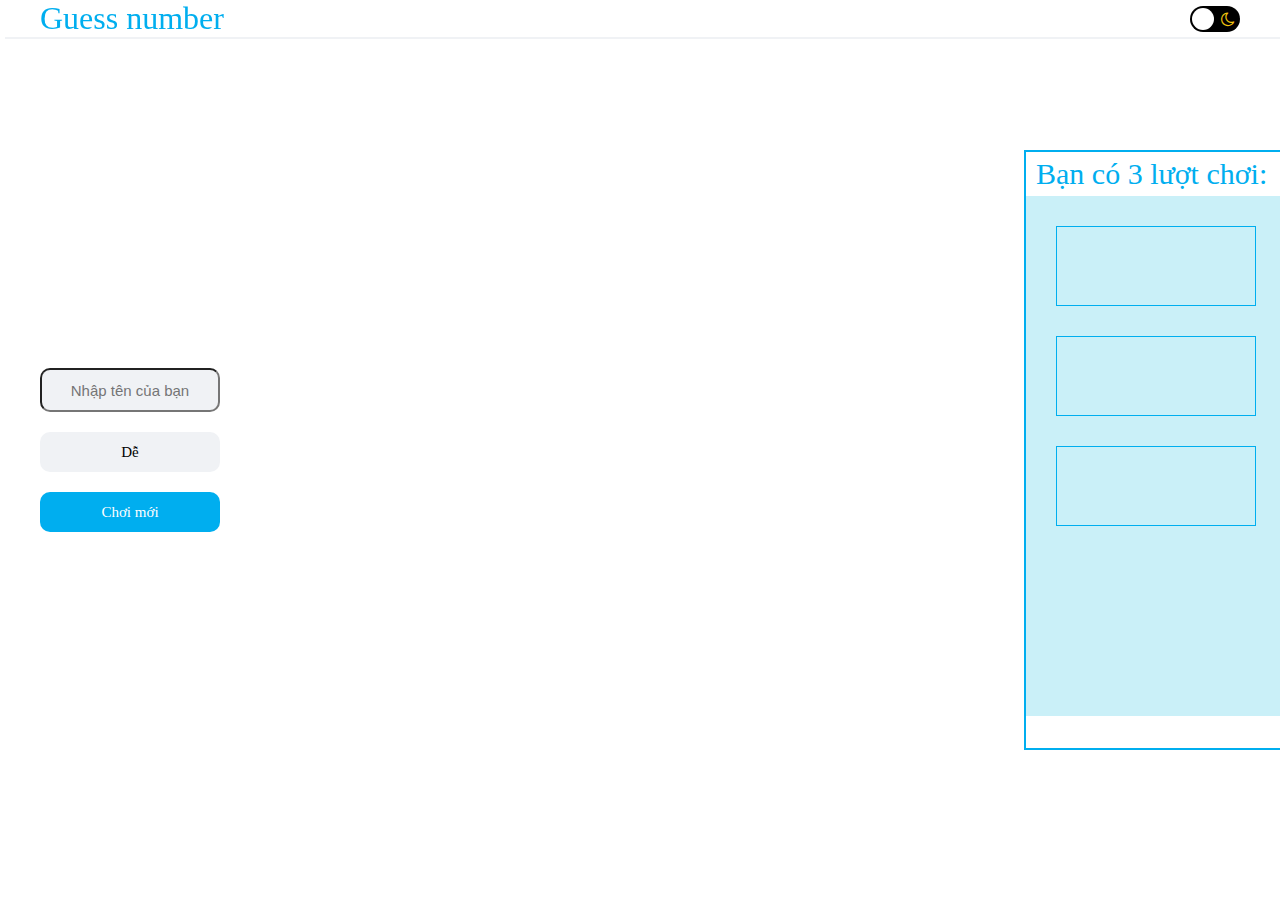
<file: Game guess number/index.html>
<!DOCTYPE html>
<html lang="en">
<head>
    <meta charset="UTF-8">
    <meta http-equiv="X-UA-Compatible" content="IE=edge">
    <meta name="viewport" content="width=device-width, initial-scale=1.0">
    <!-- change theme -->
    <meta name="theme-color" content="#fff">
    <!-- Title -->
    <title>Guess number</title>
    <!-- icon -->
    <link rel="shortcut icon" href="./IMG/icon game.png" type="image/x-icon">
    <!-- Google font -->
    <link rel="preconnect" href="https://fonts.googleapis.com">
    <link rel="preconnect" href="https://fonts.gstatic.com" crossorigin>
    <link href="https://fonts.googleapis.com/css2?family=Kaushan+Script&family=Montserrat:ital,wght@0,600;1,200&family=Roboto:wght@100&family=Sansita+Swashed:wght@600&display=swap" rel="stylesheet">
    <!-- font-awesome 4.7 -->
    <link href='./IMG/font-awesome-4.7.0/font-awesome-4.7.0/css/font-awesome.min.css' rel='stylesheet'>
     <!-- CSS -->
     <link rel="stylesheet" href="./CSS/style.css">
</head>
<body>
    <!-- top nav -->
    <nav>
        <div class="nav-container">
            <a href="#" class="nav-logo">
                Guess number
            </a>
            <input type="checkbox" class="checkbox" id="checkbox">
            <label for="checkbox" class="label">
                <i class="fa fa-sun-o" aria-hidden="true"></i>
                <i class="fa fa-moon-o" aria-hidden="true"></i>
                <div class="ball"></div>
           </label>
        </div>
    </nav>
    <!-- end nav -->
    <!-- main-game -->
    <!-- start game -->
    <!-- screen game -->
    <div class="main-game active">
        <div class="start-screen active" id="start-screen">
            <input type="text" placeholder="Nhập tên của bạn" maxlength="100" class="input-name" id="input-name">
            <div class="btn" id="btn-level">
                Dễ
            </div>
            <div class="btn btn-blue" id="btn-play">Chơi mới</div>
        </div>
        <div class="main-number-grid" id="main-number-grid">
            <!-- number -->
        </div>
        <div class="result">
            <div class="save">
                Bạn có 3 lượt chơi:   
                <i class="fa fa-heart-o" aria-hidden="true"></i>
                <i class="fa fa-heart-o" aria-hidden="true"></i>
                <i class="fa fa-heart-o" aria-hidden="true"></i>
            </div>
            <div class="box">
                <div class="result-number"></div>
                <div class="result-number"></div>
                <div class="result-number"></div>
            </div>
        </div>
    </div>
    <script src="./JS/theme.js"></script>
    <script src="./JS/main.js"></script>
</body>
</html>
</file>
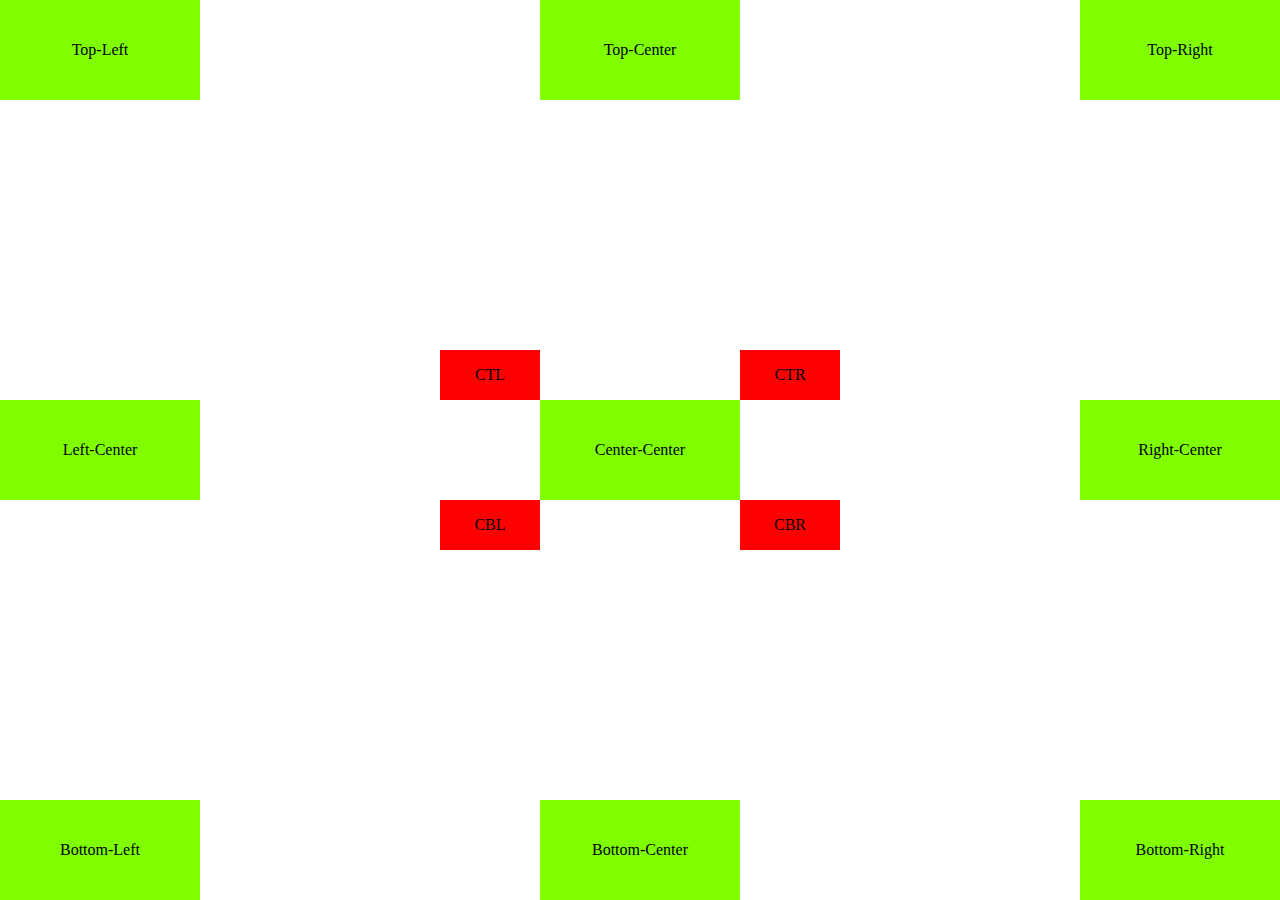
<file: Bai01/HTML/index.html>
<!DOCTYPE html>
<html lang="en">
<head>
    <meta charset="UTF-8">
    <meta http-equiv="X-UA-Compatible" content="IE=edge">
    <meta name="viewport" content="width=<device-width>, initial-scale=1.0">
    <title>Document</title>
    <link rel="stylesheet" href="../CSS/index.css">
</head>
<body>
    <div class="main top-left">Top-Left</div>
    <div class="main top-center">Top-Center</div>
    <div class="main top-right">Top-Right</div>
    <div class="main bottom-left">Bottom-Left</div>
    <div class="main bottom-center">Bottom-Center</div>
    <div class="main bottom-right">Bottom-Right</div>
    <div class="main left-center">Left-Center</div>
    <div class="main right-center">Right-Center</div>
    <div class="main center-center">Center-Center
        <div class="box ctl">CTL</div>
        <div class="box ctr">CTR</div>
        <div class="box cbl">CBL</div>
        <div class="box cbr">CBR</div>
    </div>
     
</body>
</html>
</file>
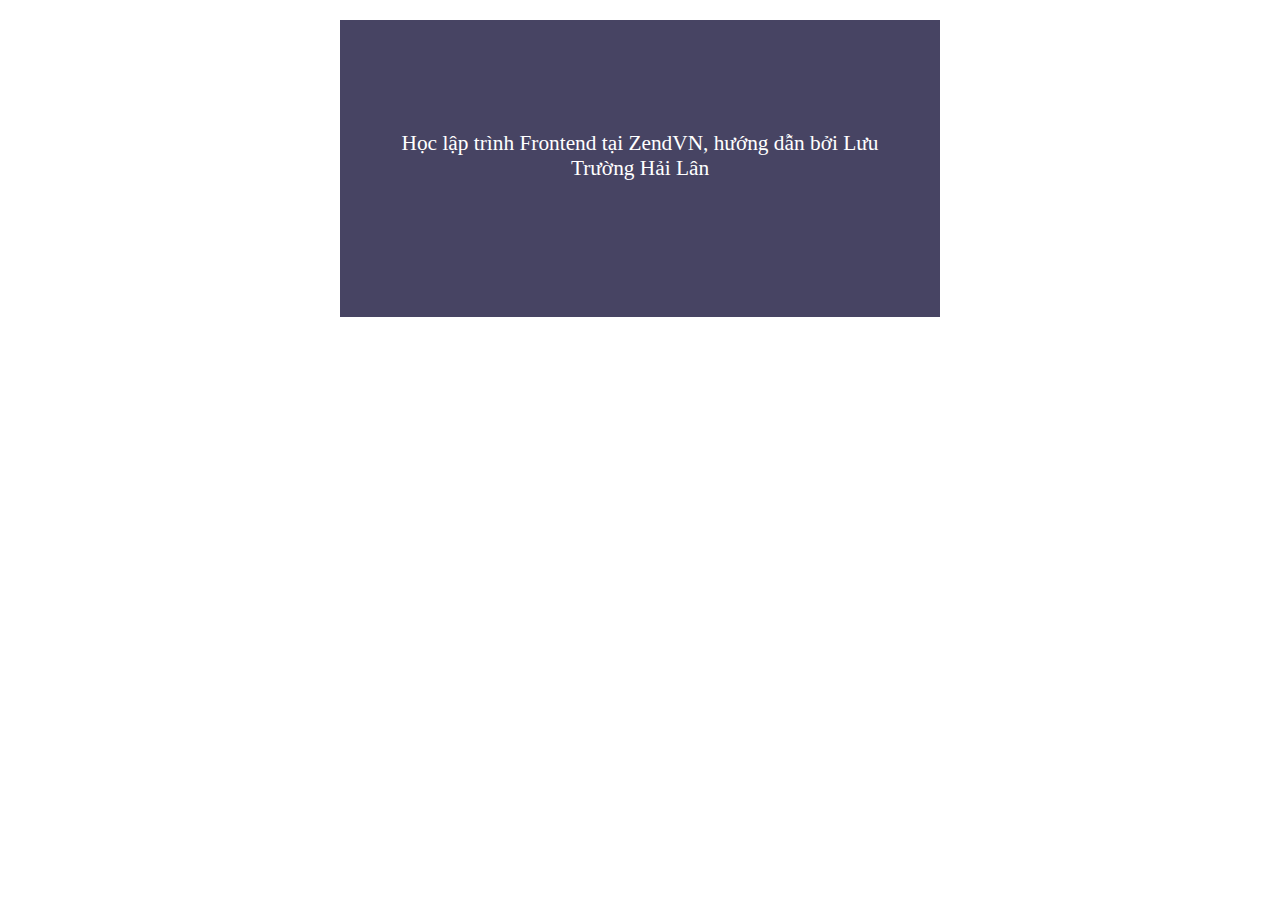
<file: Bai02/HTML/index.html>
<!DOCTYPE html>
<html lang="en">
<head>
    <meta charset="UTF-8">
    <meta http-equiv="X-UA-Compatible" content="IE=edge">
    <meta name="viewport" content="width=device-width, initial-scale=1.0">
    <title>Document</title>
    <link rel="stylesheet" href="../CSS/index.css">
    <link rel="preconnect" href="https://fonts.googleapis.com">
</head>
<body>
    <div id="box">
        <p>Học lập trình Frontend tại ZendVN, hướng dẫn bởi Lưu Trường Hải Lân</p>
    </div>
</body>
</html>
</file>
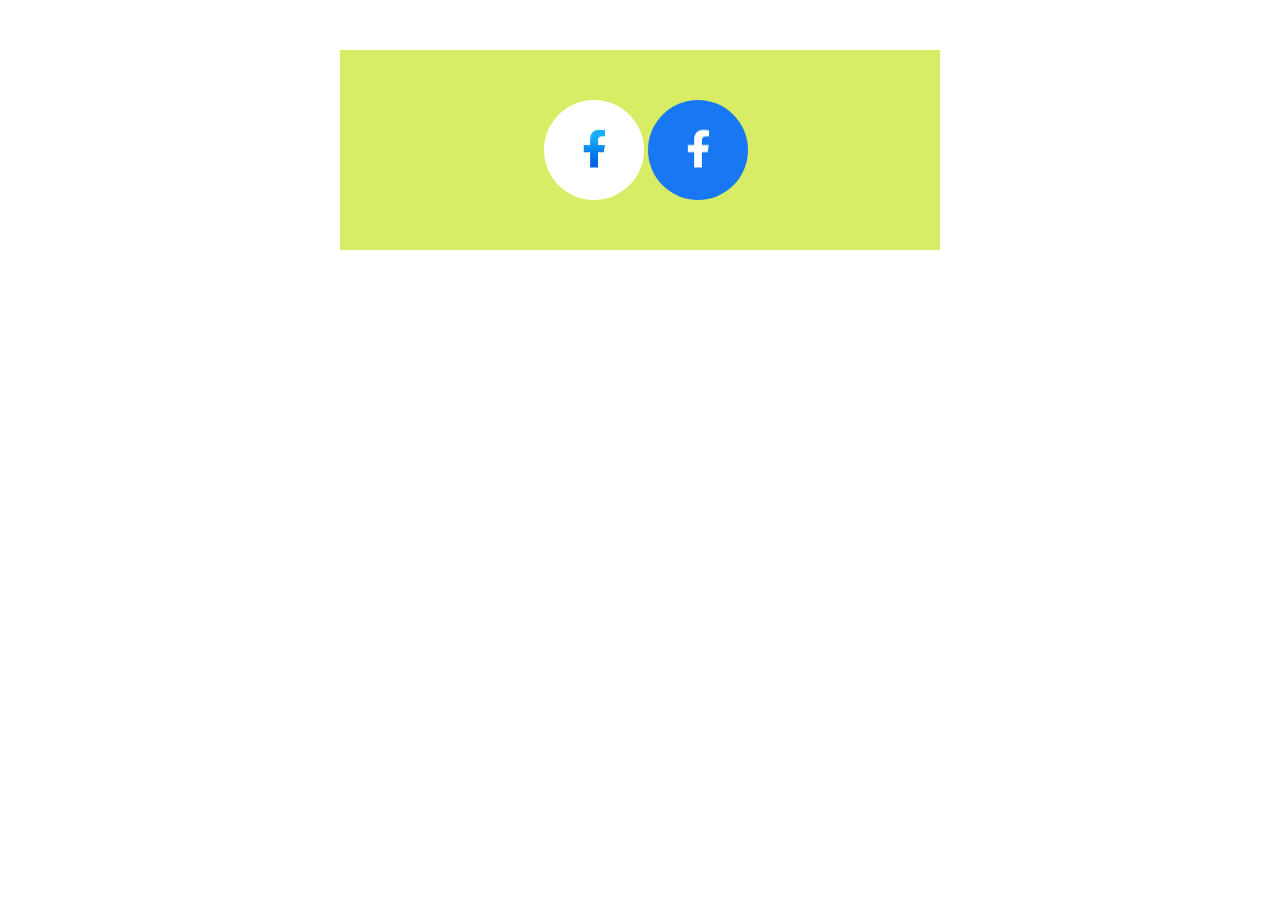
<file: Bai03/HTML/index.html>
<!DOCTYPE html>
<html lang="en">
<head>
    <meta charset="UTF-8">
    <meta http-equiv="X-UA-Compatible" content="IE=edge">
    <meta name="viewport" content="width=device-width, initial-scale=1.0">
    <title>Document</title>
    <link rel="stylesheet" href="../CSS/index.css">
</head>
<body>
    <div class="main">
        <a href="https://www.facebook.com/">
            <div class="box border-white">
                <div class="fb fb-blue"></div>
            </div>
        </a>
        <a href="https://www.facebook.com/">
            <div class="box border-blue">
                <div class="fb fb-white"></div>
            </div>
        </a>
    </div>
</body>
</html>
</file>
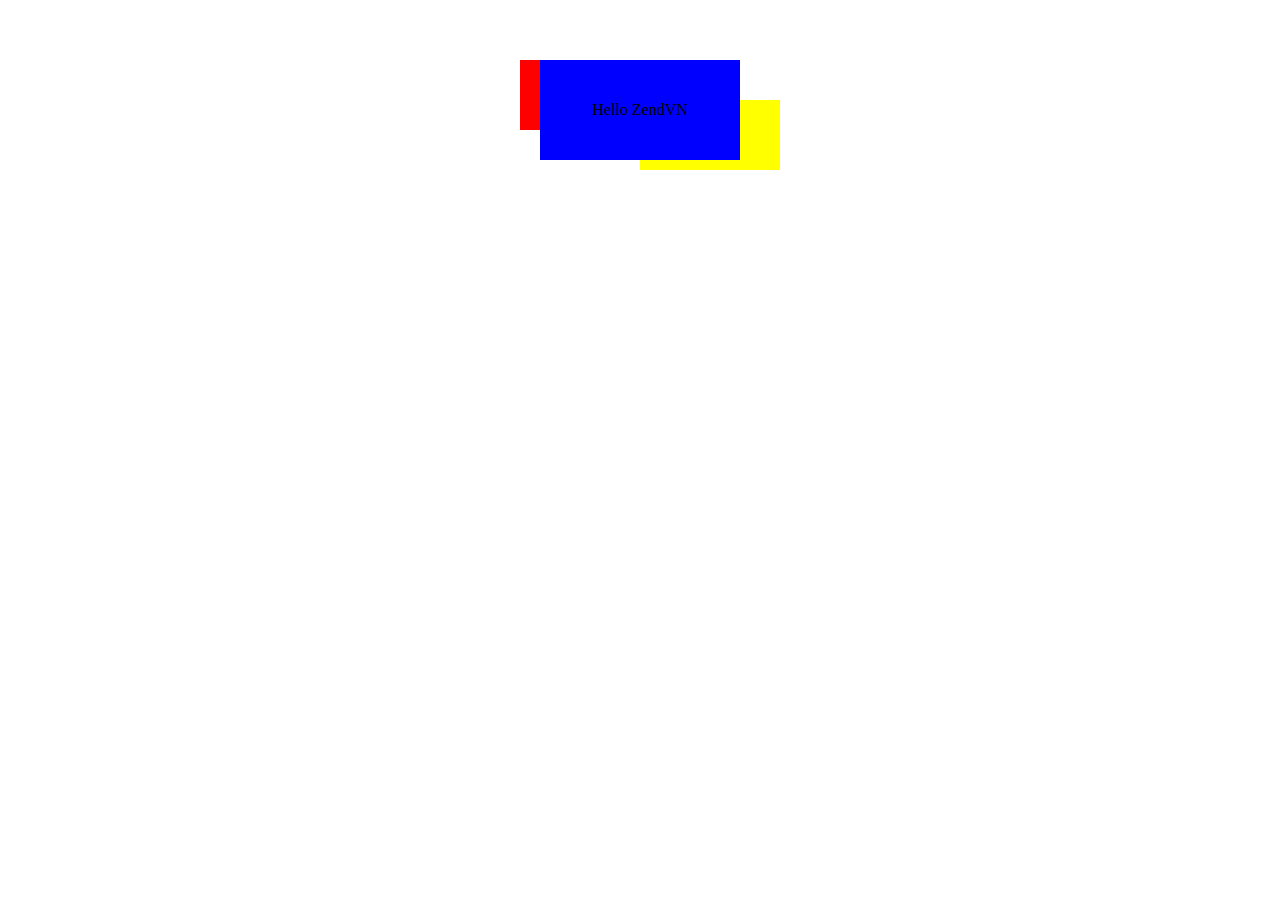
<file: Bai04/HTML/index.html>
<!DOCTYPE html>
<html lang="en">
<head>
    <meta charset="UTF-8">
    <meta http-equiv="X-UA-Compatible" content="IE=edge">
    <meta name="viewport" content="width=device-width, initial-scale=1.0">
    <title>Document</title>
    <link rel="stylesheet" href="../CSS/index.css">
</head>
<body>
    <div class="boxA">
        <p>Hello ZendVN</p>
        <div class="boxB"></div>
        <div class="boxC"></div>
    </div>
</body>
</html>
</file>
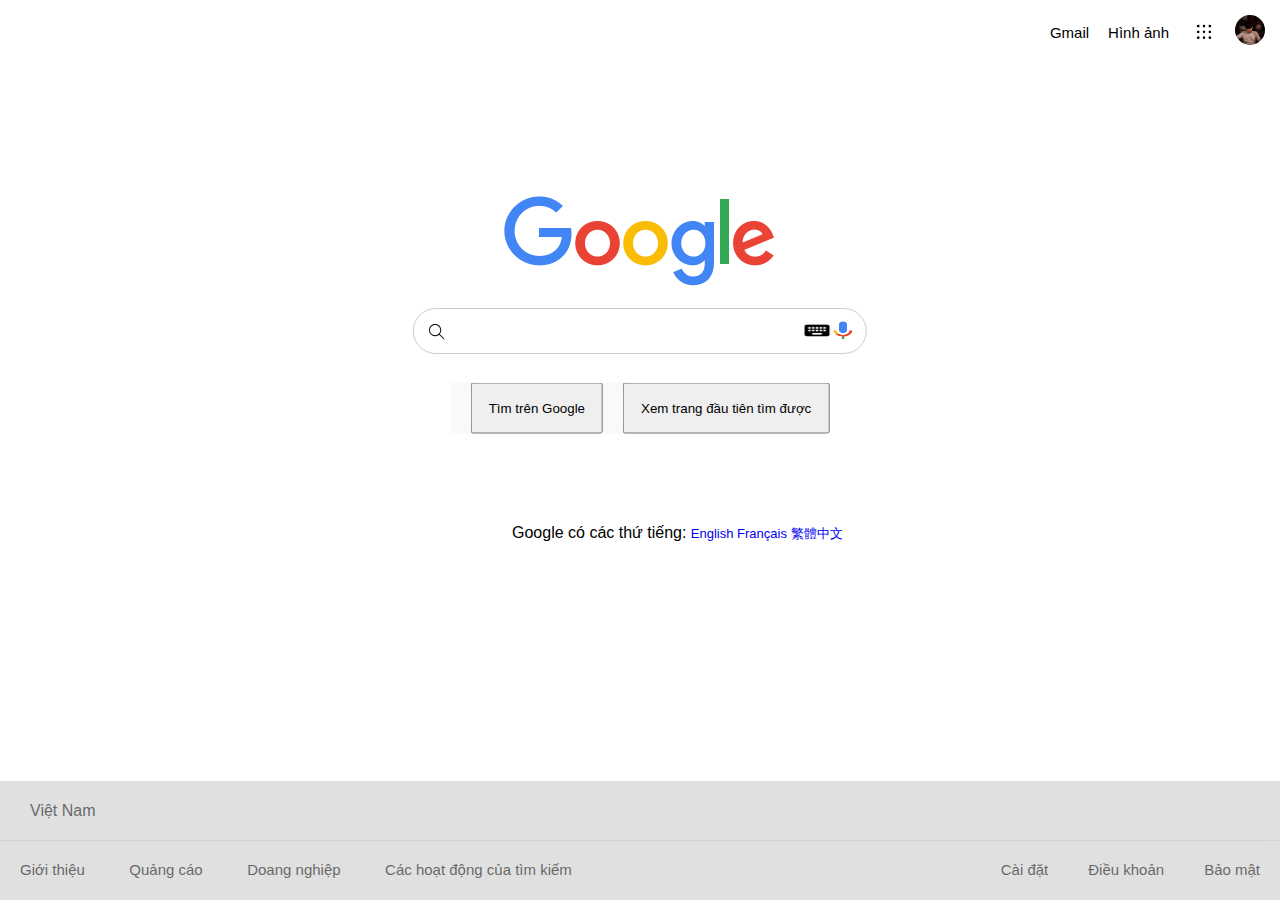
<file: Bai05/HTML/index.html>
<!DOCTYPE html>
<html lang="en">
<head>
    <meta charset="UTF-8">
    <meta http-equiv="X-UA-Compatible" content="IE=edge">
    <meta name="viewport" content="width=device-width, initial-scale=1.0">
    <title>Google</title>
    <link rel="stylesheet" href="../CSS/index.css">
    <link rel="icon" type="image/x-icon" href="../IMG/favicon google2.png">
    <link rel="stylesheet" href="../Themify-icon/themify-icons-font/themify-icons/themify-icons.css">
</head>
<body>
    <div id="main">
        <div class="header">
            <a href="#" class="active-name">
                <div class="background-name"></div>
            </a>
            <a href="#" class="active-name">
                <div class="background-icon"></div>
            </a>
            <div class="Hinhanh"><a href="https://www.google.com.vn/imghp?hl=vi&authuser=0&ogbl">Hình ảnh</a></div>
            <div class="Gmail"><a href="https://mail.google.com/">Gmail</a></div>
        </div>
        <div class="content">
            <img src="../IMG/googlelogo_color_272x92dp.png">
            <div class="search-button">
                <div class="search-icon">
                    <input type="name" class="search">
                    <div class="icon">
                        <i class="icon-ti-search ti-search"></i>
                        <div><img src="../IMG/google microphone.png" class="mic"></div>
                        <div><img src="../IMG/keyboard.png"class="keyboard"></div>
                    </div>
                </div>
                <div class="button">
                    <button class="search-btn"><a href="#">Tìm trên Google</a></button>
                    <button class="watch-btn"><a href="#">Xem trang đầu tiên tìm được</a></button>
                </div>
                <div><p>Google có các thứ tiếng: <a href="#">English  </a><a href="#">Français  </a><a href="#">繁體中文</a></p></div>
            </div>
        </div>
    </div>
    <div class="box footer-nav">Việt Nam</div>
    <div class="box footer-address">
        <ul class="subnav">
            <li><a href="#">Giới thiệu</a></li>
            <li><a href="#">Quảng cáo</a></li>
            <li><a href="#">Doang nghiệp</a></li>
            <li><a href="#">Các hoạt động của tìm kiếm</a></li>
            <li class="subnav1"><a href="#">Bảo mật</a></li>
            <li class="subnav1"><a href="#">Điều khoản</a></li>
            <li class="subnav1"><a href="#">Cài đặt</a></li>
        </ul>
    </div>
</body>
</html>
</file>
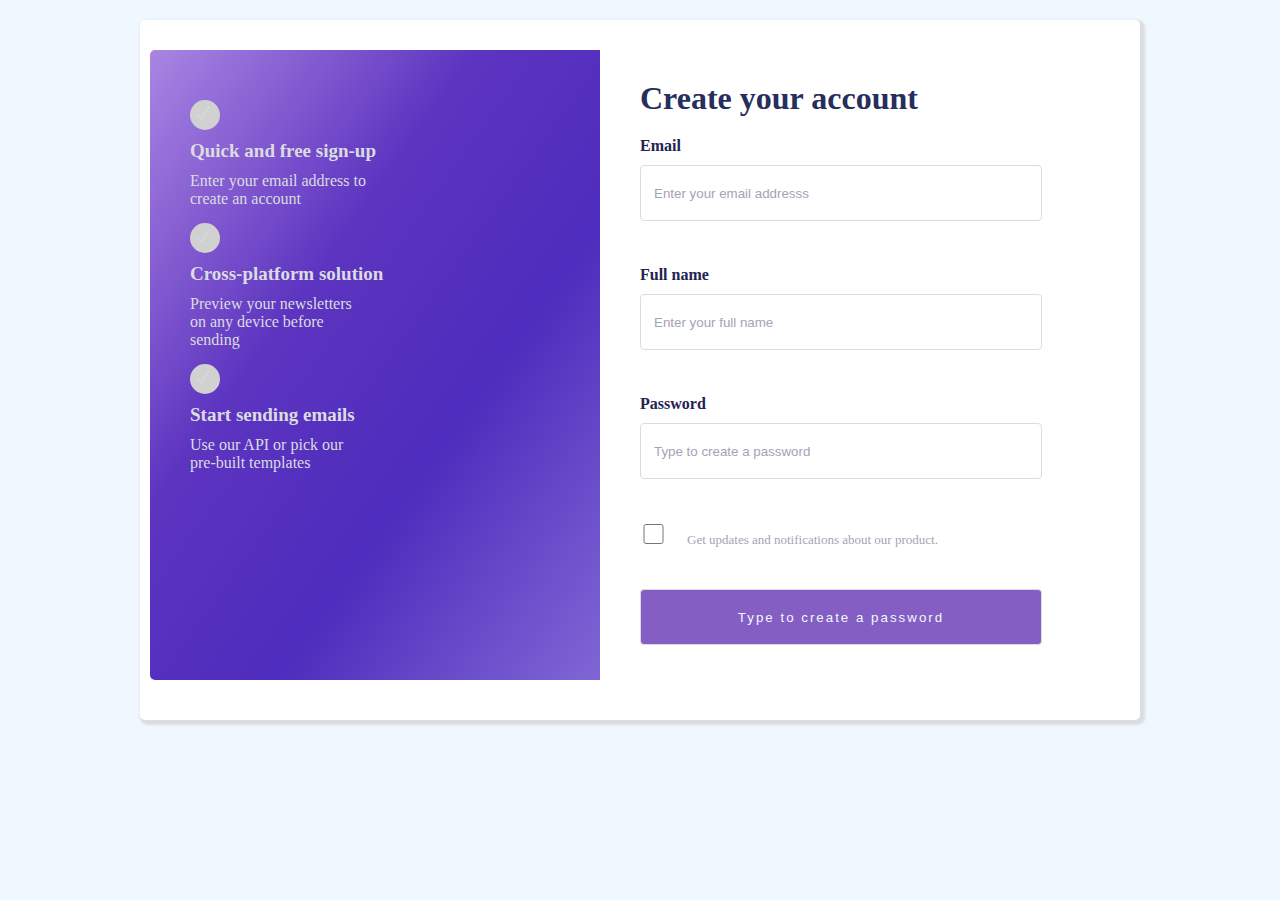
<file: Bai06-Tạo form/HTML/index.html>
<!DOCTYPE html>
<html lang="en">
<head>
    <meta charset="UTF-8">
    <meta http-equiv="X-UA-Compatible" content="IE=edge">
    <meta name="viewport" content="width=device-width, initial-scale=1.0">
    <title>Document</title>
    <link rel="stylesheet" href="../CSS/index.css">
    <link rel="preconnect" href="https://fonts.googleapis.com">
    <link rel="stylesheet" href="../ICON/themify-icons-font/themify-icons/themify-icons.css">
</head>
<body>
    <div id="main">
            <section>
            <form>
                <h1>Create your account</h1>
                    <div class="title">Email</div>
                        <input type="text" placeholder="Enter your email addresss">
                    <div class="title">Full name</div>
                        <input type="text" placeholder="Enter your full name">
                    <div class="title">Password</div>
                        <input type="text" placeholder="Type to create a password">
                    <div class="checkbox">
                        <input type="checkbox">Get updates and notifications about our product.
                    </div>
                    <div class="submit">
                        <input type="submit" value="Type to create a password">
                    </div>
            </form>
            <div class="image">
                <ul class="image-text">
                    <li>
                        <div class="image-mark">
                            <i class="image-check ti-check"></i>
                        </div>
                        <h1>Quick and free sign-up</h1>
                        <p>Enter your email address to create an account</p>
                    </li>
                    <li>
                        <div class="image-mark">
                            <i class="image-check ti-check"></i>
                        </div>
                        <h1>Cross-platform solution</h1>
                            <p>Preview your newsletters on any device before sending </p>
                    </li>
                    <li>
                        <div class="image-mark">
                            <i class="image-check ti-check"></i>
                        </div>
                        <h1>Start sending emails</h1>
                        <p>Use our API or pick our pre-built templates</p>
                    </li>
                </ul>
            </div>
        </section>
    </div>
</body>
</html>
</file>
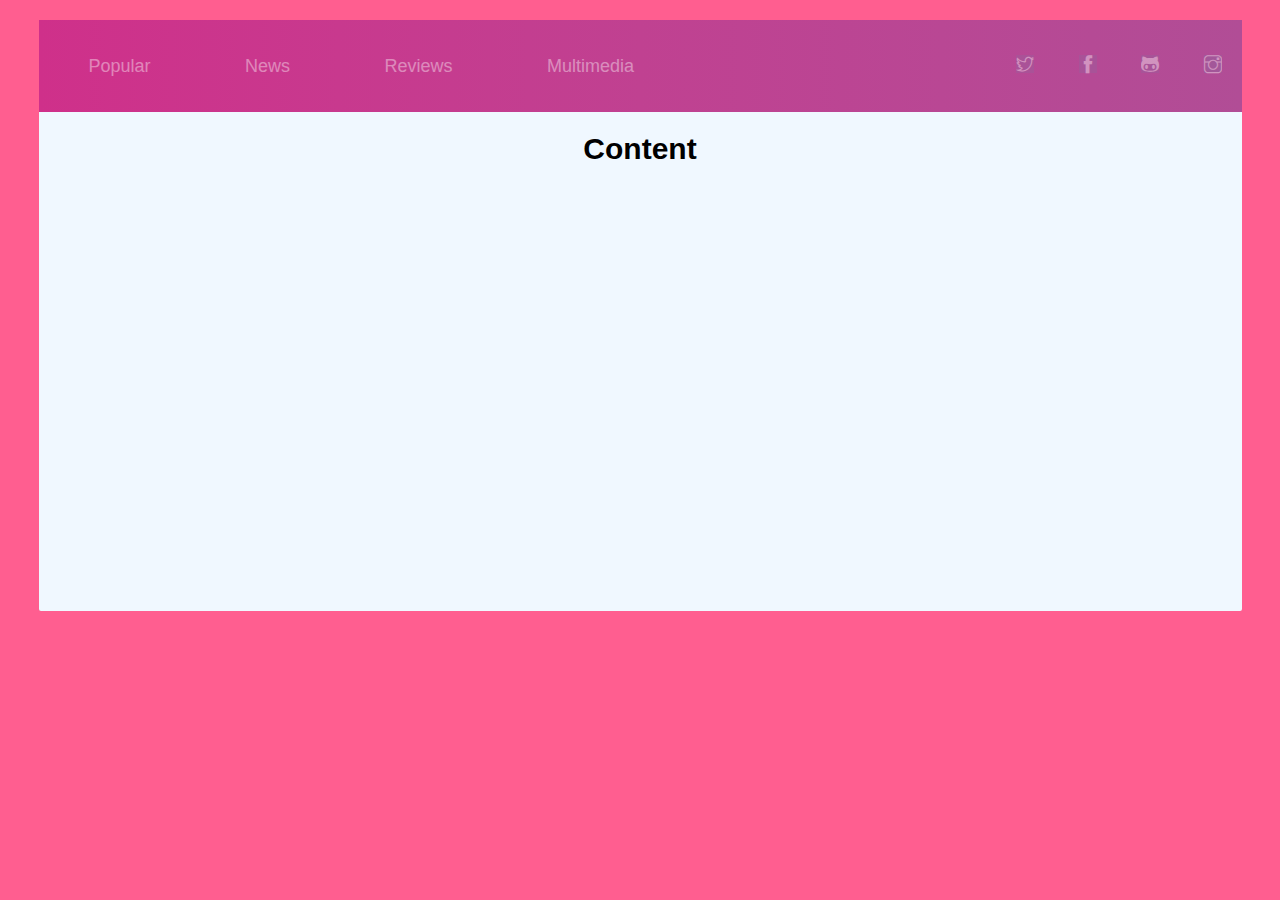
<file: Bai07-Tạo form(2032022)/HTML/index.html>
<!DOCTYPE html>
<html lang="en">
<head>
    <meta charset="UTF-8">
    <meta http-equiv="X-UA-Compatible" content="IE=edge">
    <meta name="viewport" content="width=device-width, initial-scale=1.0">
    <title>Document</title>
    <link rel="stylesheet" href="../CSS/index.css">
    <link rel="stylesheet" href="../ICON/themify-icons-font/themify-icons/themify-icons.css">
</head>
<body>
    <div id="main">
        <div class="nav">
            <ul class="name">
                <li class="box"><p>Popular</p></li>
                <li class="box"><p>News</p></li>
                <li class="box"><p>Reviews</p></li>
                <li class="box"><p>Multimedia</p></li>
            </ul>
            <ul class="icon-type">
                <li>
                    <a href="https://twitter.com/home?lang=vi">
                        <i class="twitter-icon ti-twitter"></i>
                    </a>
                </li>
                <li>
                    <a href="https://www.facebook.com/">
                        <i class="facebook-icon ti-facebook"></i>
                    </a>
                </li>
                <li>
                    <a href="https://github.com/">
                        <i class="github-icon ti-github"></i>
                    </a>
                </li>
                <li>
                    <a href="https://www.instagram.com/">
                        <i class="instagram-icon ti-instagram"></i>
                    </a>
                </li>
            </ul>
        </div>
            <div class="content">Content</div>
    </div>
</body>
</html>
</file>
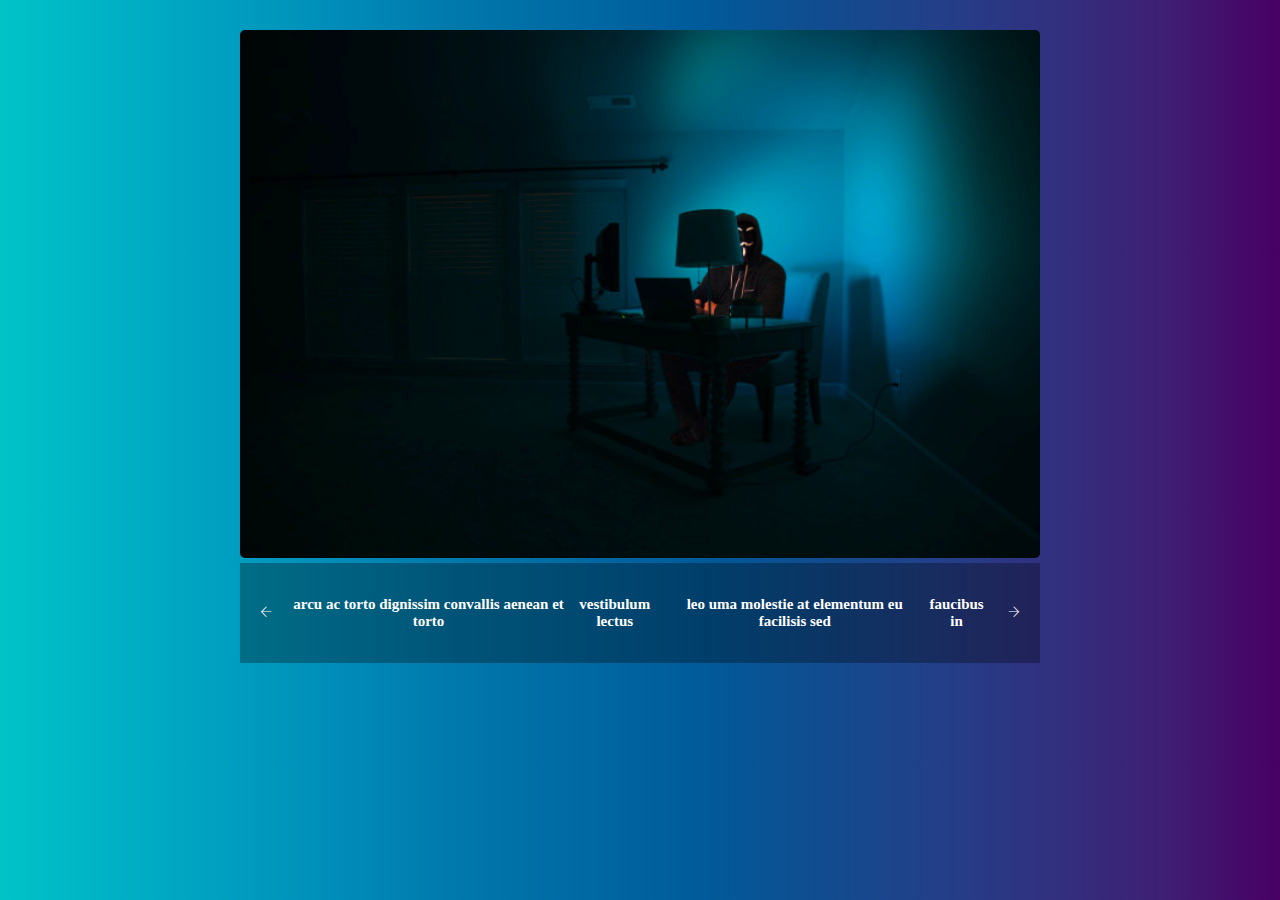
<file: Bai08-Tạo form(2032022)/HTML/index.html>
<!DOCTYPE html>
<html lang="en">
<head>
    <meta charset="UTF-8">
    <meta http-equiv="X-UA-Compatible" content="IE=edge">
    <meta name="viewport" content="width=device-width, initial-scale=1.0">
    <title>Document</title>
    <link rel="stylesheet" href="../CSS/index.css">
    <link rel="stylesheet" href="../IMG/themify-icons/themify-icons.css">
</head>
<body>
    <div id="main">
        <div class="img"></div>
        <ul class="subnav">
            <li>
                <i class="ti-arrow-left"></i>
            </li>
            <li class="text-nav">
                arcu ac torto dignissim convallis aenean et torto
            </li>
            <li class="text-nav">
                vestibulum lectus
            </li>
            <li class="text-nav">
                leo uma molestie at elementum eu facilisis sed
            </li>
            <li class="text-nav">
                faucibus in 
            </li>
            <li>
                <i class="ti-arrow-right"></i>
            </li>
        </ul>
    </div>
</body>
</html>
</file>
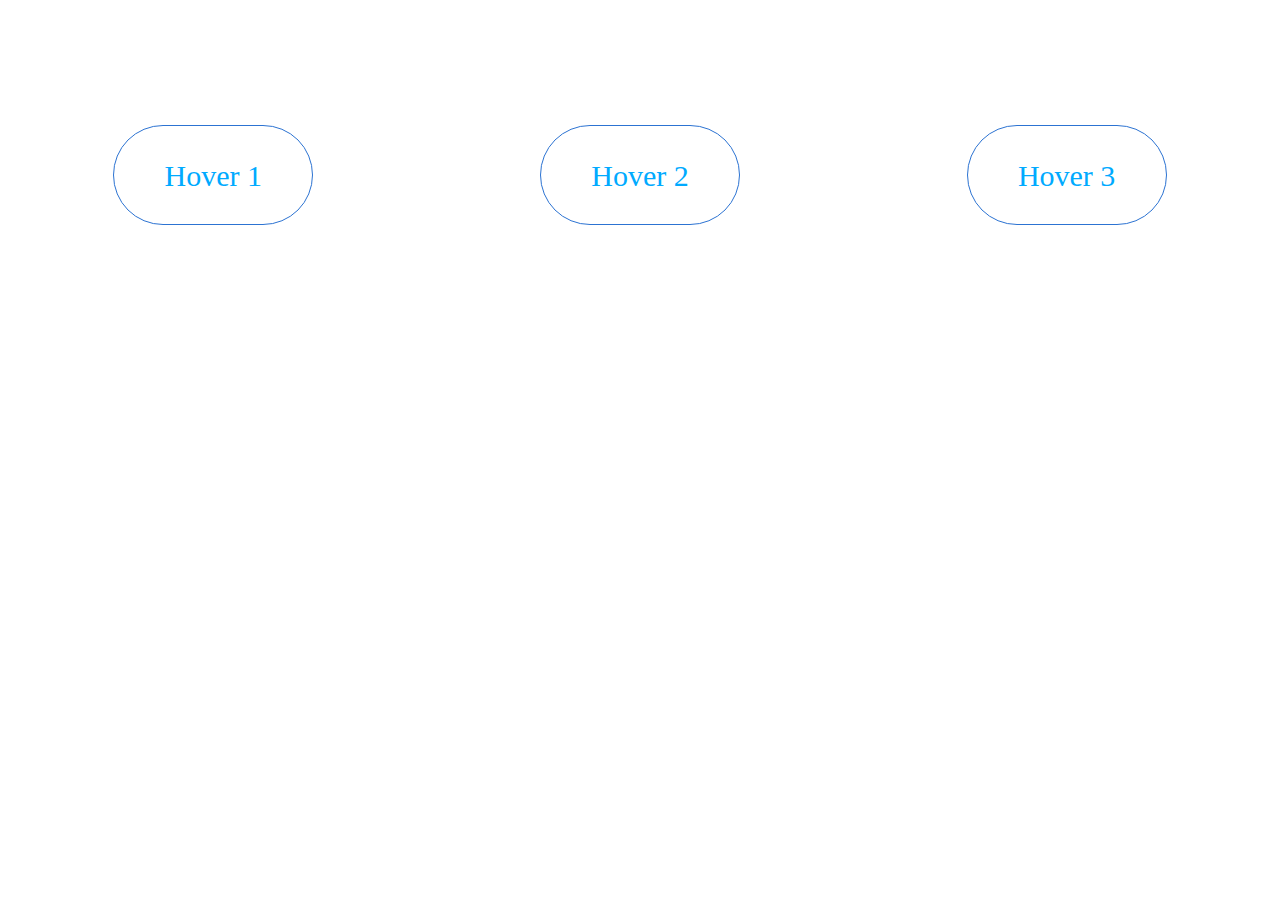
<file: Bai09 hover/HTML/index.html>
<!DOCTYPE html>
<html lang="en">
<head>
    <meta charset="UTF-8">
    <meta http-equiv="X-UA-Compatible" content="IE=edge">
    <meta name="viewport" content="width=device-width, initial-scale=1.0">
    <title>Document</title>
    <link rel="stylesheet" href="../CSS/index.css">
</head>
<body>
    <div class="container">
        <div class="box">
            <a href="#" class="button">Hover 1</a>
            <a href="#" class="button">Hover 2</a>
            <a href="#" class="button">Hover 3</a>
        </div>
    </div>
</body>
</html>
</file>
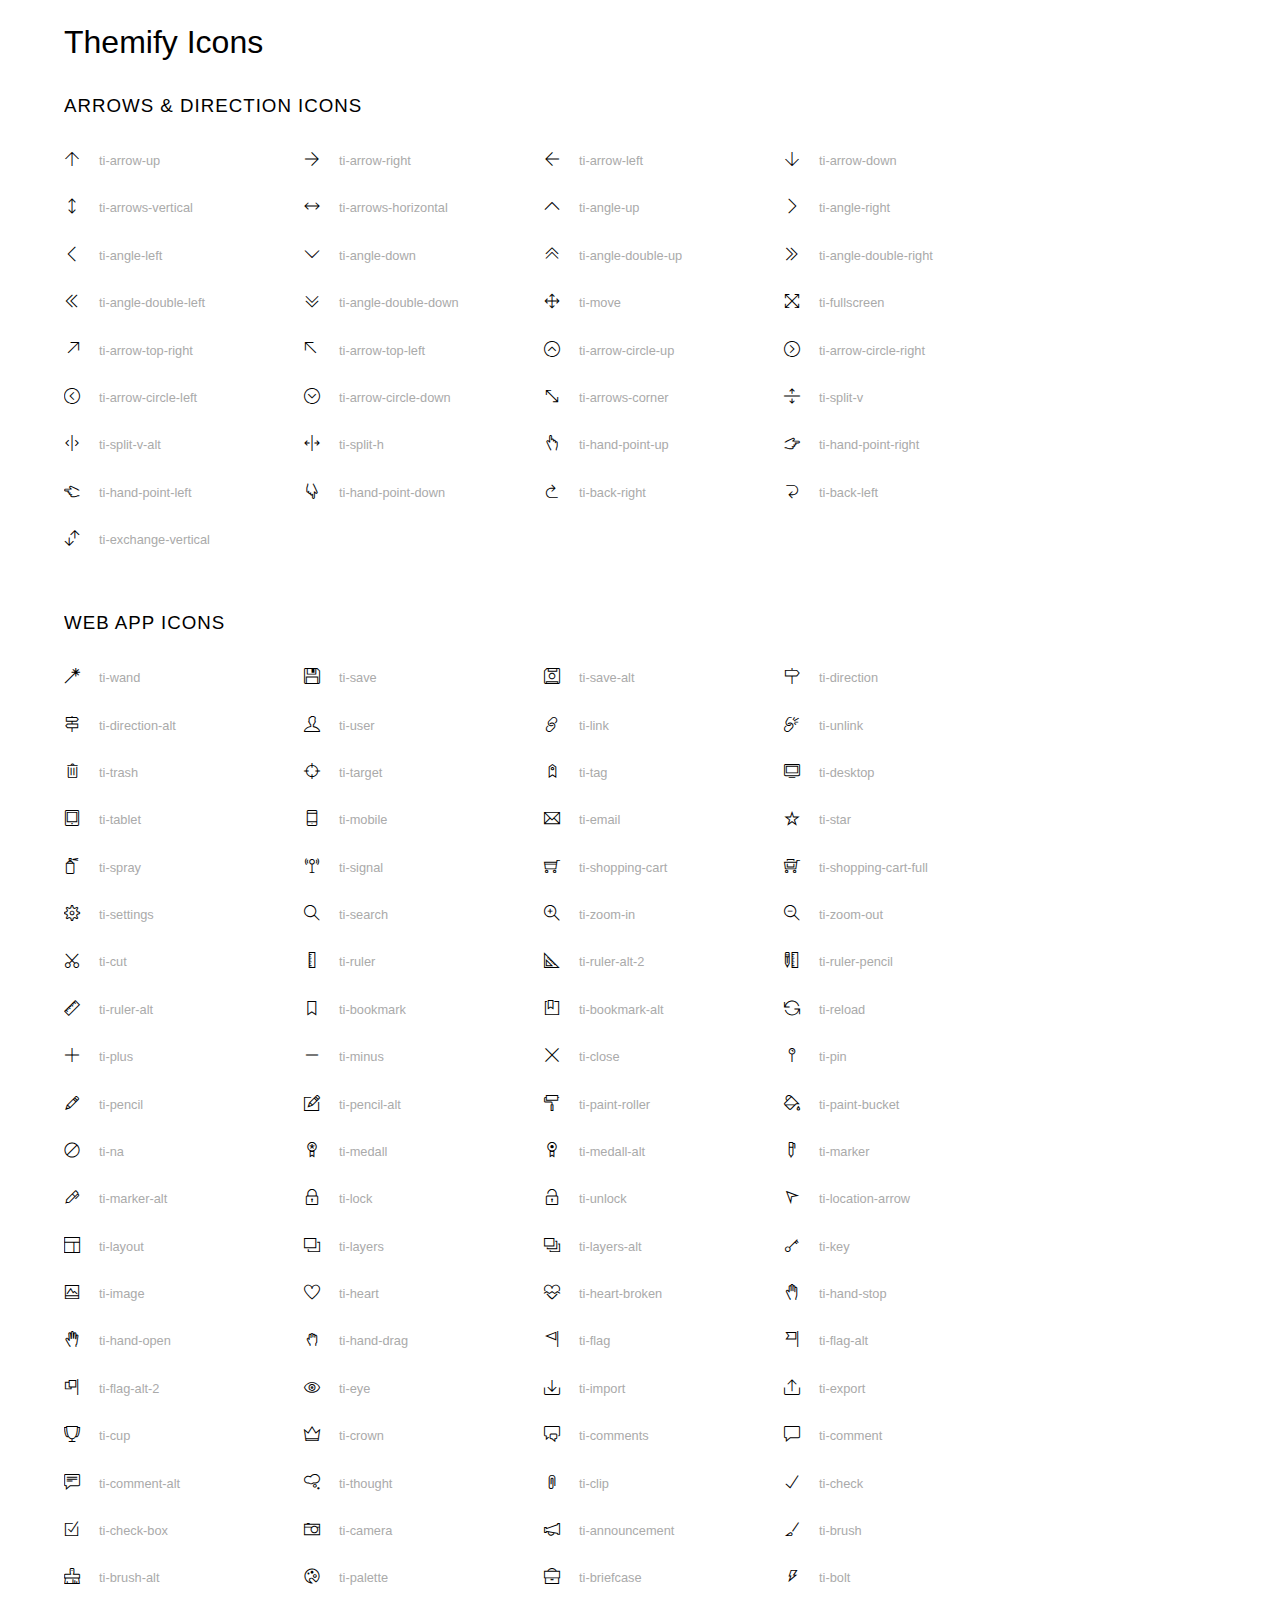
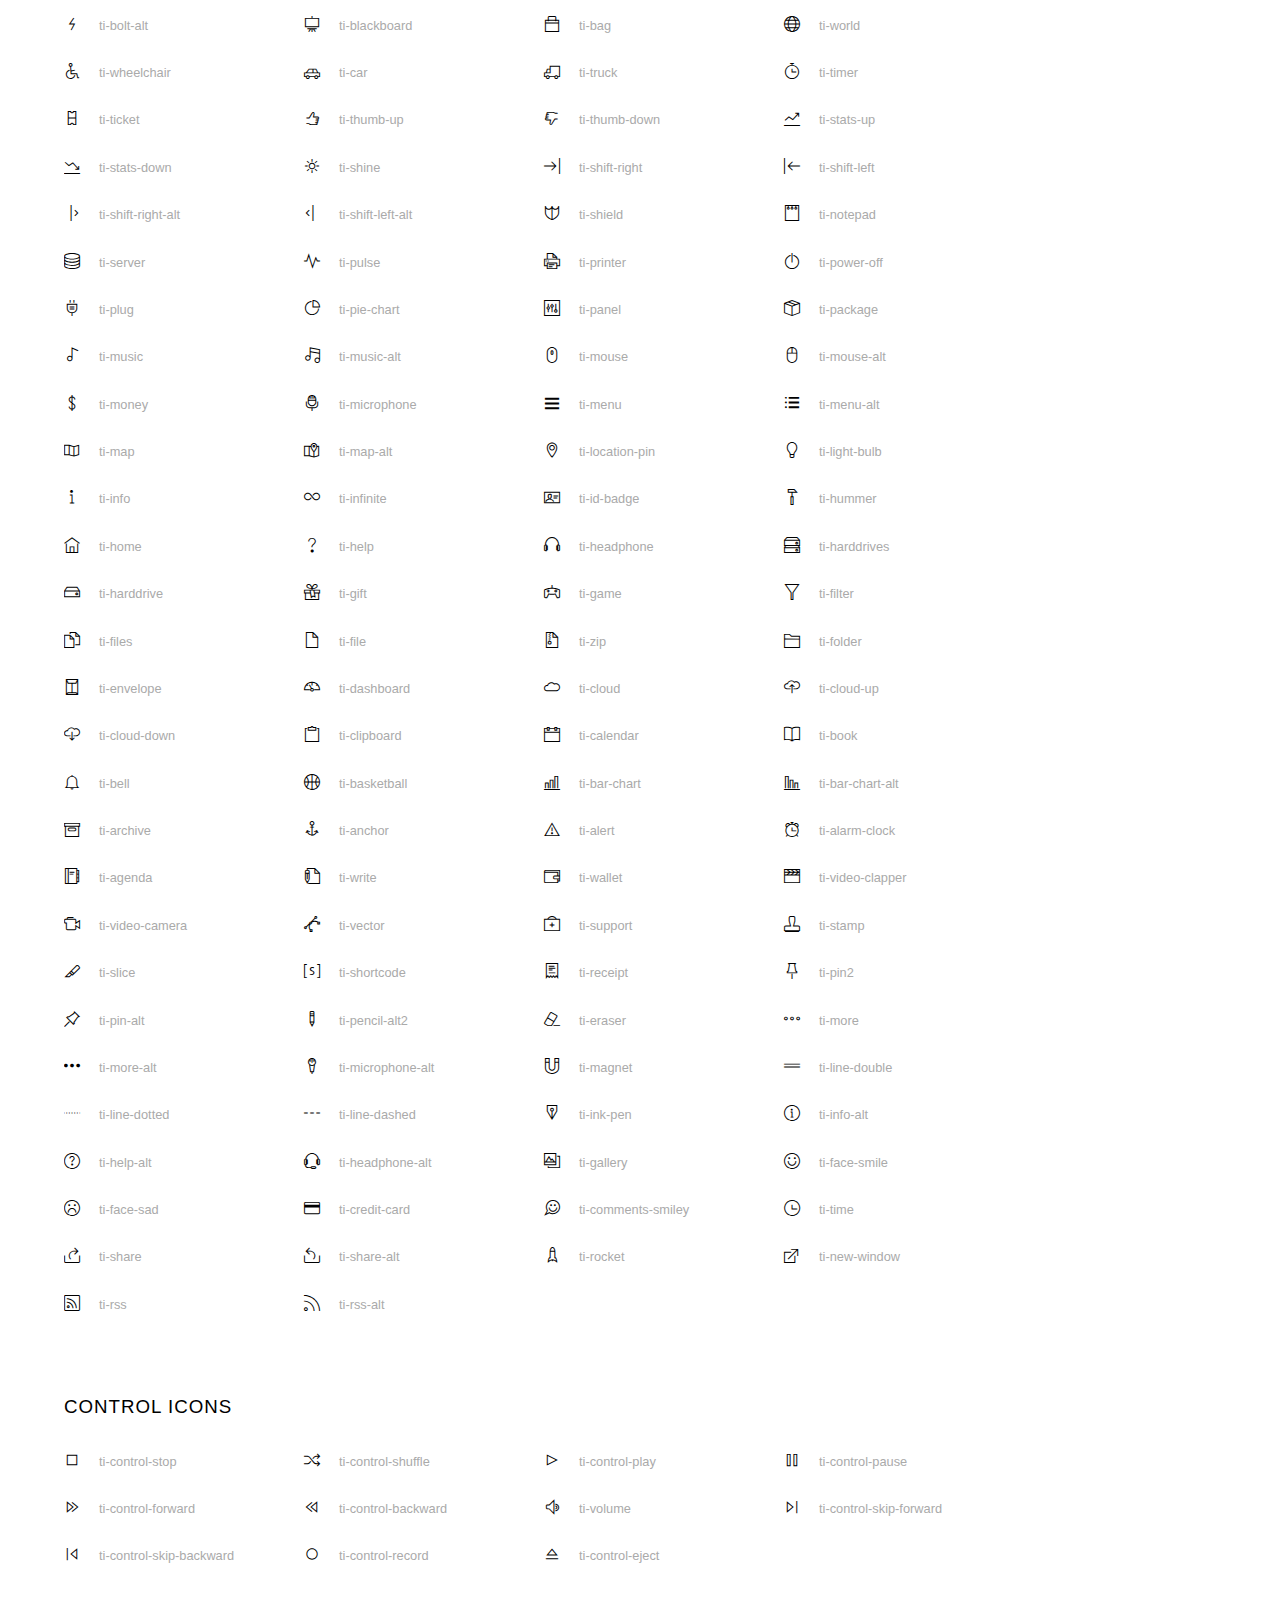
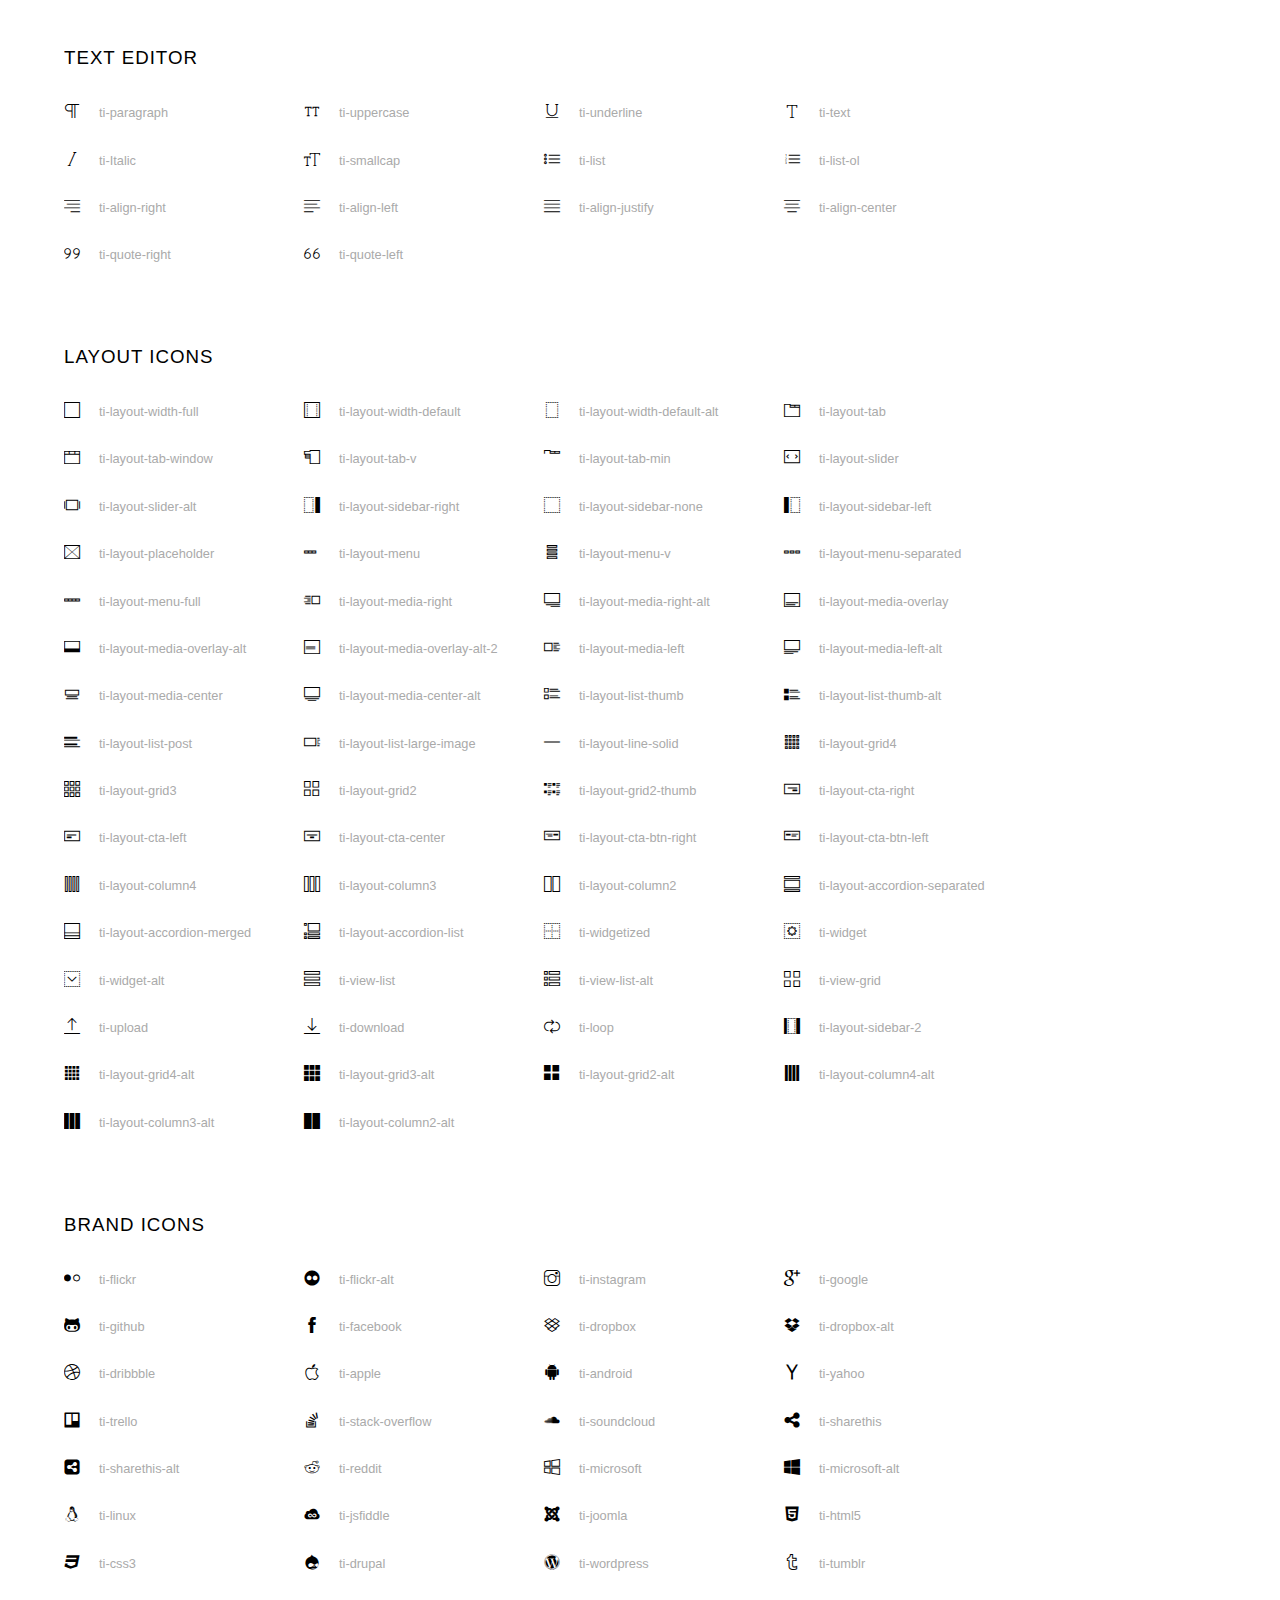
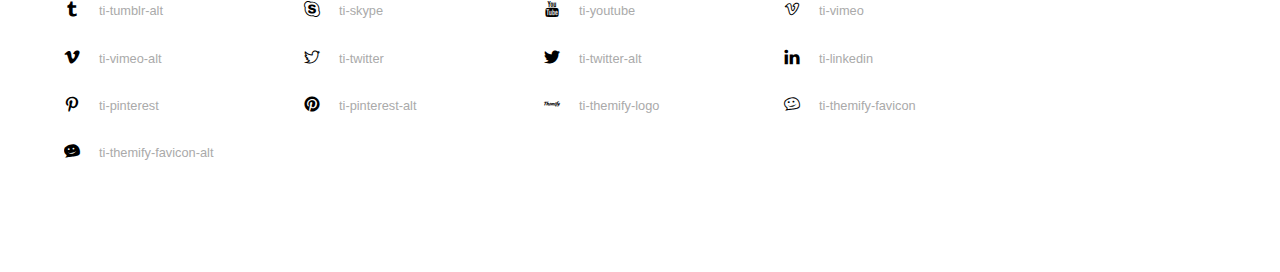
<file: Bai08-Tạo form(2032022)/IMG/themify-icons/index.html>
<!doctype html>
<html>
<head>
	<meta charset="utf-8">
	<title>Themify Icon Font</title>
	<meta name="viewport" content="width=device-width">
	<link rel="stylesheet" href="demo-files/demo.css">
	<link rel="stylesheet" href="themify-icons.css">
	<!--[if lt IE 8]><!-->
	<link rel="stylesheet" href="ie7/ie7.css">
	<!--<![endif]-->
</head>
<body>
	<h1>Themify Icons</h1>

	<div class="icon-section">

		<div class="icon-section">
			<h3>Arrows &amp; Direction Icons </h3>

			<div class="icon-container">
				<span class="ti-arrow-up"></span><span class="icon-name"> ti-arrow-up</span>
			</div>
			<div class="icon-container">
				<span class="ti-arrow-right"></span><span class="icon-name"> ti-arrow-right</span>
			</div>
			<div class="icon-container">
				<span class="ti-arrow-left"></span><span class="icon-name"> ti-arrow-left</span>
			</div>
			<div class="icon-container">
				<span class="ti-arrow-down"></span><span class="icon-name"> ti-arrow-down</span>
			</div>
			<div class="icon-container">
				<span class="ti-arrows-vertical"></span><span class="icon-name"> ti-arrows-vertical</span>
			</div>
			<div class="icon-container">
				<span class="ti-arrows-horizontal"></span><span class="icon-name"> ti-arrows-horizontal</span>
			</div>
			<div class="icon-container">
				<span class="ti-angle-up"></span><span class="icon-name"> ti-angle-up</span>
			</div>
			<div class="icon-container">
				<span class="ti-angle-right"></span><span class="icon-name"> ti-angle-right</span>
			</div>
			<div class="icon-container">
				<span class="ti-angle-left"></span><span class="icon-name"> ti-angle-left</span>
			</div>
			<div class="icon-container">
				<span class="ti-angle-down"></span><span class="icon-name"> ti-angle-down</span>
			</div>	
			<div class="icon-container">
				<span class="ti-angle-double-up"></span><span class="icon-name"> ti-angle-double-up</span>
			</div>
			<div class="icon-container">
				<span class="ti-angle-double-right"></span><span class="icon-name"> ti-angle-double-right</span>
			</div>
			<div class="icon-container">
				<span class="ti-angle-double-left"></span><span class="icon-name"> ti-angle-double-left</span>
			</div>
			<div class="icon-container">
				<span class="ti-angle-double-down"></span><span class="icon-name"> ti-angle-double-down</span>
			</div>					
			<div class="icon-container">
				<span class="ti-move"></span><span class="icon-name"> ti-move</span>
			</div>
			<div class="icon-container">
				<span class="ti-fullscreen"></span><span class="icon-name"> ti-fullscreen</span>
			</div>
			<div class="icon-container">
				<span class="ti-arrow-top-right"></span><span class="icon-name"> ti-arrow-top-right</span>
			</div>
			<div class="icon-container">
				<span class="ti-arrow-top-left"></span><span class="icon-name"> ti-arrow-top-left</span>
			</div>
			<div class="icon-container">
				<span class="ti-arrow-circle-up"></span><span class="icon-name"> ti-arrow-circle-up</span>
			</div>
			<div class="icon-container">
				<span class="ti-arrow-circle-right"></span><span class="icon-name"> ti-arrow-circle-right</span>
			</div>
			<div class="icon-container">
				<span class="ti-arrow-circle-left"></span><span class="icon-name"> ti-arrow-circle-left</span>
			</div>
			<div class="icon-container">
				<span class="ti-arrow-circle-down"></span><span class="icon-name"> ti-arrow-circle-down</span>
			</div>
			<div class="icon-container">
				<span class="ti-arrows-corner"></span><span class="icon-name"> ti-arrows-corner</span>
			</div>
			<div class="icon-container">
				<span class="ti-split-v"></span><span class="icon-name"> ti-split-v</span>
			</div>

			<div class="icon-container">
				<span class="ti-split-v-alt"></span><span class="icon-name"> ti-split-v-alt</span>
			</div>
			<div class="icon-container">
				<span class="ti-split-h"></span><span class="icon-name"> ti-split-h</span>
			</div>
			<div class="icon-container">
				<span class="ti-hand-point-up"></span><span class="icon-name"> ti-hand-point-up</span>
			</div>
			<div class="icon-container">
				<span class="ti-hand-point-right"></span><span class="icon-name"> ti-hand-point-right</span>
			</div>
			<div class="icon-container">
				<span class="ti-hand-point-left"></span><span class="icon-name"> ti-hand-point-left</span>
			</div>
			<div class="icon-container">
				<span class="ti-hand-point-down"></span><span class="icon-name"> ti-hand-point-down</span>
			</div>
			<div class="icon-container">
				<span class="ti-back-right"></span><span class="icon-name"> ti-back-right</span>
			</div>
			<div class="icon-container">
				<span class="ti-back-left"></span><span class="icon-name"> ti-back-left</span>
			</div>
			<div class="icon-container">
				<span class="ti-exchange-vertical"></span><span class="icon-name"> ti-exchange-vertical</span>
			</div>

		</div> <!-- Arrows Icons -->



		<h3>Web App Icons</h3>
		
		<div class="icon-section">

			<div class="icon-container">
				<span class="ti-wand"></span><span class="icon-name"> ti-wand</span>
			</div>
			<div class="icon-container">
				<span class="ti-save"></span><span class="icon-name"> ti-save</span>
			</div>
			<div class="icon-container">
				<span class="ti-save-alt"></span><span class="icon-name"> ti-save-alt</span>
			</div>

			<div class="icon-container">
				<span class="ti-direction"></span><span class="icon-name"> ti-direction</span>
			</div>
			<div class="icon-container">
				<span class="ti-direction-alt"></span><span class="icon-name"> ti-direction-alt</span>
			</div>
			<div class="icon-container">
				<span class="ti-user"></span><span class="icon-name"> ti-user</span>
			</div>
			<div class="icon-container">
				<span class="ti-link"></span><span class="icon-name"> ti-link</span>
			</div>
			<div class="icon-container">
				<span class="ti-unlink"></span><span class="icon-name"> ti-unlink</span>
			</div>
			<div class="icon-container">
				<span class="ti-trash"></span><span class="icon-name"> ti-trash</span>
			</div>
			<div class="icon-container">
				<span class="ti-target"></span><span class="icon-name"> ti-target</span>
			</div>
			<div class="icon-container">
				<span class="ti-tag"></span><span class="icon-name"> ti-tag</span>
			</div>
			<div class="icon-container">
				<span class="ti-desktop"></span><span class="icon-name"> ti-desktop</span>
			</div>
			<div class="icon-container">
				<span class="ti-tablet"></span><span class="icon-name"> ti-tablet</span>
			</div>
			<div class="icon-container">
				<span class="ti-mobile"></span><span class="icon-name"> ti-mobile</span>
			</div>
			<div class="icon-container">
				<span class="ti-email"></span><span class="icon-name"> ti-email</span>
			</div>	
			<div class="icon-container">
				<span class="ti-star"></span><span class="icon-name"> ti-star</span>
			</div>
			<div class="icon-container">
				<span class="ti-spray"></span><span class="icon-name"> ti-spray</span>
			</div>
			<div class="icon-container">
				<span class="ti-signal"></span><span class="icon-name"> ti-signal</span>
			</div>
			<div class="icon-container">
				<span class="ti-shopping-cart"></span><span class="icon-name"> ti-shopping-cart</span>
			</div>
			<div class="icon-container">
				<span class="ti-shopping-cart-full"></span><span class="icon-name"> ti-shopping-cart-full</span>
			</div>
			<div class="icon-container">
				<span class="ti-settings"></span><span class="icon-name"> ti-settings</span>
			</div>
			<div class="icon-container">
				<span class="ti-search"></span><span class="icon-name"> ti-search</span>
			</div>
			<div class="icon-container">
				<span class="ti-zoom-in"></span><span class="icon-name"> ti-zoom-in</span>
			</div>
			<div class="icon-container">
				<span class="ti-zoom-out"></span><span class="icon-name"> ti-zoom-out</span>
			</div>
			<div class="icon-container">
				<span class="ti-cut"></span><span class="icon-name"> ti-cut</span>
			</div>
			<div class="icon-container">
				<span class="ti-ruler"></span><span class="icon-name"> ti-ruler</span>
			</div>
			<div class="icon-container">
				<span class="ti-ruler-alt-2"></span><span class="icon-name"> ti-ruler-alt-2</span>
			</div>			
			<div class="icon-container">
				<span class="ti-ruler-pencil"></span><span class="icon-name"> ti-ruler-pencil</span>
			</div>
			<div class="icon-container">
				<span class="ti-ruler-alt"></span><span class="icon-name"> ti-ruler-alt</span>
			</div>
			<div class="icon-container">
				<span class="ti-bookmark"></span><span class="icon-name"> ti-bookmark</span>
			</div>
			<div class="icon-container">
				<span class="ti-bookmark-alt"></span><span class="icon-name"> ti-bookmark-alt</span>
			</div>
			<div class="icon-container">
				<span class="ti-reload"></span><span class="icon-name"> ti-reload</span>
			</div>
			<div class="icon-container">
				<span class="ti-plus"></span><span class="icon-name"> ti-plus</span>
			</div>
			<div class="icon-container">
				<span class="ti-minus"></span><span class="icon-name"> ti-minus</span>
			</div>
			<div class="icon-container">
				<span class="ti-close"></span><span class="icon-name"> ti-close</span>
			</div>			
			<div class="icon-container">
				<span class="ti-pin"></span><span class="icon-name"> ti-pin</span>
			</div>
			<div class="icon-container">
				<span class="ti-pencil"></span><span class="icon-name"> ti-pencil</span>
			</div>
					
		  	<div class="icon-container">
				<span class="ti-pencil-alt"></span><span class="icon-name"> ti-pencil-alt</span>
			</div>
			<div class="icon-container">
				<span class="ti-paint-roller"></span><span class="icon-name"> ti-paint-roller</span>
			</div>
			<div class="icon-container">
				<span class="ti-paint-bucket"></span><span class="icon-name"> ti-paint-bucket</span>
			</div>
			<div class="icon-container">
				<span class="ti-na"></span><span class="icon-name"> ti-na</span>
			</div>
			<div class="icon-container">
				<span class="ti-medall"></span><span class="icon-name"> ti-medall</span>
			</div>
			<div class="icon-container">
				<span class="ti-medall-alt"></span><span class="icon-name"> ti-medall-alt</span>
			</div>
			<div class="icon-container">
				<span class="ti-marker"></span><span class="icon-name"> ti-marker</span>
			</div>
			<div class="icon-container">
				<span class="ti-marker-alt"></span><span class="icon-name"> ti-marker-alt</span>
			</div>

			<div class="icon-container">
				<span class="ti-lock"></span><span class="icon-name"> ti-lock</span>
			</div>
			<div class="icon-container">
				<span class="ti-unlock"></span><span class="icon-name"> ti-unlock</span>
			</div>
			<div class="icon-container">
				<span class="ti-location-arrow"></span><span class="icon-name"> ti-location-arrow</span>
			</div>
			<div class="icon-container">
				<span class="ti-layout"></span><span class="icon-name"> ti-layout</span>
			</div>
			<div class="icon-container">
				<span class="ti-layers"></span><span class="icon-name"> ti-layers</span>
			</div>
			<div class="icon-container">
				<span class="ti-layers-alt"></span><span class="icon-name"> ti-layers-alt</span>
			</div>
			<div class="icon-container">
				<span class="ti-key"></span><span class="icon-name"> ti-key</span>
			</div>
			<div class="icon-container">
				<span class="ti-image"></span><span class="icon-name"> ti-image</span>
			</div>
			<div class="icon-container">
				<span class="ti-heart"></span><span class="icon-name"> ti-heart</span>
			</div>
			<div class="icon-container">
				<span class="ti-heart-broken"></span><span class="icon-name"> ti-heart-broken</span>
			</div>
			<div class="icon-container">
				<span class="ti-hand-stop"></span><span class="icon-name"> ti-hand-stop</span>
			</div>
			<div class="icon-container">
				<span class="ti-hand-open"></span><span class="icon-name"> ti-hand-open</span>
			</div>
			<div class="icon-container">
				<span class="ti-hand-drag"></span><span class="icon-name"> ti-hand-drag</span>
			</div>
			<div class="icon-container">
				<span class="ti-flag"></span><span class="icon-name"> ti-flag</span>
			</div>
			<div class="icon-container">
				<span class="ti-flag-alt"></span><span class="icon-name"> ti-flag-alt</span>
			</div>
			<div class="icon-container">
				<span class="ti-flag-alt-2"></span><span class="icon-name"> ti-flag-alt-2</span>
			</div>
			<div class="icon-container">
				<span class="ti-eye"></span><span class="icon-name"> ti-eye</span>
			</div>
			<div class="icon-container">
				<span class="ti-import"></span><span class="icon-name"> ti-import</span>
			</div>			
			<div class="icon-container">
				<span class="ti-export"></span><span class="icon-name"> ti-export</span>
			</div>
			<div class="icon-container">
				<span class="ti-cup"></span><span class="icon-name"> ti-cup</span>
			</div>
			<div class="icon-container">
				<span class="ti-crown"></span><span class="icon-name"> ti-crown</span>
			</div>
			<div class="icon-container">
				<span class="ti-comments"></span><span class="icon-name"> ti-comments</span>
			</div>
			<div class="icon-container">
				<span class="ti-comment"></span><span class="icon-name"> ti-comment</span>
			</div>
			<div class="icon-container">
				<span class="ti-comment-alt"></span><span class="icon-name"> ti-comment-alt</span>
			</div>
			<div class="icon-container">
				<span class="ti-thought"></span><span class="icon-name"> ti-thought</span>
			</div>			
			<div class="icon-container">
				<span class="ti-clip"></span><span class="icon-name"> ti-clip</span>
			</div>

			<div class="icon-container">
				<span class="ti-check"></span><span class="icon-name"> ti-check</span>
			</div>
			<div class="icon-container">
				<span class="ti-check-box"></span><span class="icon-name"> ti-check-box</span>
			</div>
			<div class="icon-container">
				<span class="ti-camera"></span><span class="icon-name"> ti-camera</span>
			</div>
			<div class="icon-container">
				<span class="ti-announcement"></span><span class="icon-name"> ti-announcement</span>
			</div>
			<div class="icon-container">
				<span class="ti-brush"></span><span class="icon-name"> ti-brush</span>
			</div>
			<div class="icon-container">
				<span class="ti-brush-alt"></span><span class="icon-name"> ti-brush-alt</span>
			</div>
			<div class="icon-container">
				<span class="ti-palette"></span><span class="icon-name"> ti-palette</span>
			</div>			
			<div class="icon-container">
				<span class="ti-briefcase"></span><span class="icon-name"> ti-briefcase</span>
			</div>
			<div class="icon-container">
				<span class="ti-bolt"></span><span class="icon-name"> ti-bolt</span>
			</div>
			<div class="icon-container">
				<span class="ti-bolt-alt"></span><span class="icon-name"> ti-bolt-alt</span>
			</div>
			<div class="icon-container">
				<span class="ti-blackboard"></span><span class="icon-name"> ti-blackboard</span>
			</div>
			<div class="icon-container">
				<span class="ti-bag"></span><span class="icon-name"> ti-bag</span>
			</div>
			<div class="icon-container">
				<span class="ti-world"></span><span class="icon-name"> ti-world</span>
			</div>
			<div class="icon-container">
				<span class="ti-wheelchair"></span><span class="icon-name"> ti-wheelchair</span>
			</div>
			<div class="icon-container">
				<span class="ti-car"></span><span class="icon-name"> ti-car</span>
			</div>
			<div class="icon-container">
				<span class="ti-truck"></span><span class="icon-name"> ti-truck</span>
			</div>
			<div class="icon-container">
				<span class="ti-timer"></span><span class="icon-name"> ti-timer</span>
			</div>
			<div class="icon-container">
				<span class="ti-ticket"></span><span class="icon-name"> ti-ticket</span>
			</div>
			<div class="icon-container">
				<span class="ti-thumb-up"></span><span class="icon-name"> ti-thumb-up</span>
			</div>
			<div class="icon-container">
				<span class="ti-thumb-down"></span><span class="icon-name"> ti-thumb-down</span>
			</div>

			<div class="icon-container">
				<span class="ti-stats-up"></span><span class="icon-name"> ti-stats-up</span>
			</div>
			<div class="icon-container">
				<span class="ti-stats-down"></span><span class="icon-name"> ti-stats-down</span>
			</div>
			<div class="icon-container">
				<span class="ti-shine"></span><span class="icon-name"> ti-shine</span>
			</div>
			<div class="icon-container">
				<span class="ti-shift-right"></span><span class="icon-name"> ti-shift-right</span>
			</div>
			<div class="icon-container">
				<span class="ti-shift-left"></span><span class="icon-name"> ti-shift-left</span>
			</div>

			<div class="icon-container">
				<span class="ti-shift-right-alt"></span><span class="icon-name"> ti-shift-right-alt</span>
			</div>
			<div class="icon-container">
				<span class="ti-shift-left-alt"></span><span class="icon-name"> ti-shift-left-alt</span>
			</div>
			<div class="icon-container">
				<span class="ti-shield"></span><span class="icon-name"> ti-shield</span>
			</div>
			<div class="icon-container">
				<span class="ti-notepad"></span><span class="icon-name"> ti-notepad</span>
			</div>
			<div class="icon-container">
				<span class="ti-server"></span><span class="icon-name"> ti-server</span>
			</div>

			<div class="icon-container">
				<span class="ti-pulse"></span><span class="icon-name"> ti-pulse</span>
			</div>
			<div class="icon-container">
				<span class="ti-printer"></span><span class="icon-name"> ti-printer</span>
			</div>
			<div class="icon-container">
				<span class="ti-power-off"></span><span class="icon-name"> ti-power-off</span>
			</div>
			<div class="icon-container">
				<span class="ti-plug"></span><span class="icon-name"> ti-plug</span>
			</div>
			<div class="icon-container">
				<span class="ti-pie-chart"></span><span class="icon-name"> ti-pie-chart</span>
			</div>

			<div class="icon-container">
				<span class="ti-panel"></span><span class="icon-name"> ti-panel</span>
			</div>
			<div class="icon-container">
				<span class="ti-package"></span><span class="icon-name"> ti-package</span>
			</div>
			<div class="icon-container">
				<span class="ti-music"></span><span class="icon-name"> ti-music</span>
			</div>
			<div class="icon-container">
				<span class="ti-music-alt"></span><span class="icon-name"> ti-music-alt</span>
			</div>
			<div class="icon-container">
				<span class="ti-mouse"></span><span class="icon-name"> ti-mouse</span>
			</div>
			<div class="icon-container">
				<span class="ti-mouse-alt"></span><span class="icon-name"> ti-mouse-alt</span>
			</div>
			<div class="icon-container">
				<span class="ti-money"></span><span class="icon-name"> ti-money</span>
			</div>
			<div class="icon-container">
				<span class="ti-microphone"></span><span class="icon-name"> ti-microphone</span>
			</div>
			<div class="icon-container">
				<span class="ti-menu"></span><span class="icon-name"> ti-menu</span>
			</div>
			<div class="icon-container">
				<span class="ti-menu-alt"></span><span class="icon-name"> ti-menu-alt</span>
			</div>
			<div class="icon-container">
				<span class="ti-map"></span><span class="icon-name"> ti-map</span>
			</div>
			<div class="icon-container">
				<span class="ti-map-alt"></span><span class="icon-name"> ti-map-alt</span>
			</div>

			<div class="icon-container">
				<span class="ti-location-pin"></span><span class="icon-name"> ti-location-pin</span>
			</div>

			<div class="icon-container">
				<span class="ti-light-bulb"></span><span class="icon-name"> ti-light-bulb</span>
			</div>
			<div class="icon-container">
				<span class="ti-info"></span><span class="icon-name"> ti-info</span>
			</div>
			<div class="icon-container">
				<span class="ti-infinite"></span><span class="icon-name"> ti-infinite</span>
			</div>
			<div class="icon-container">
				<span class="ti-id-badge"></span><span class="icon-name"> ti-id-badge</span>
			</div>
			<div class="icon-container">
				<span class="ti-hummer"></span><span class="icon-name"> ti-hummer</span>
			</div>
			<div class="icon-container">
				<span class="ti-home"></span><span class="icon-name"> ti-home</span>
			</div>
			<div class="icon-container">
				<span class="ti-help"></span><span class="icon-name"> ti-help</span>
			</div>
			<div class="icon-container">
				<span class="ti-headphone"></span><span class="icon-name"> ti-headphone</span>
			</div>
			<div class="icon-container">
				<span class="ti-harddrives"></span><span class="icon-name"> ti-harddrives</span>
			</div>
			<div class="icon-container">
				<span class="ti-harddrive"></span><span class="icon-name"> ti-harddrive</span>
			</div>
			<div class="icon-container">
				<span class="ti-gift"></span><span class="icon-name"> ti-gift</span>
			</div>
			<div class="icon-container">
				<span class="ti-game"></span><span class="icon-name"> ti-game</span>
			</div>
			<div class="icon-container">
				<span class="ti-filter"></span><span class="icon-name"> ti-filter</span>
			</div>
			<div class="icon-container">
				<span class="ti-files"></span><span class="icon-name"> ti-files</span>
			</div>
			<div class="icon-container">
				<span class="ti-file"></span><span class="icon-name"> ti-file</span>
			</div>
			<div class="icon-container">
				<span class="ti-zip"></span><span class="icon-name"> ti-zip</span>
			</div>
			<div class="icon-container">
				<span class="ti-folder"></span><span class="icon-name"> ti-folder</span>
			</div>			
			<div class="icon-container">
				<span class="ti-envelope"></span><span class="icon-name"> ti-envelope</span>
			</div>


			<div class="icon-container">
				<span class="ti-dashboard"></span><span class="icon-name"> ti-dashboard</span>
			</div>
			<div class="icon-container">
				<span class="ti-cloud"></span><span class="icon-name"> ti-cloud</span>
			</div>
			<div class="icon-container">
				<span class="ti-cloud-up"></span><span class="icon-name"> ti-cloud-up</span>
			</div>
			<div class="icon-container">
				<span class="ti-cloud-down"></span><span class="icon-name"> ti-cloud-down</span>
			</div>
			<div class="icon-container">
				<span class="ti-clipboard"></span><span class="icon-name"> ti-clipboard</span>
			</div>
			<div class="icon-container">
				<span class="ti-calendar"></span><span class="icon-name"> ti-calendar</span>
			</div>
			<div class="icon-container">
				<span class="ti-book"></span><span class="icon-name"> ti-book</span>
			</div>
			<div class="icon-container">
				<span class="ti-bell"></span><span class="icon-name"> ti-bell</span>
			</div>
			<div class="icon-container">
				<span class="ti-basketball"></span><span class="icon-name"> ti-basketball</span>
			</div>
			<div class="icon-container">
				<span class="ti-bar-chart"></span><span class="icon-name"> ti-bar-chart</span>
			</div>
			<div class="icon-container">
				<span class="ti-bar-chart-alt"></span><span class="icon-name"> ti-bar-chart-alt</span>
			</div>


			<div class="icon-container">
				<span class="ti-archive"></span><span class="icon-name"> ti-archive</span>
			</div>
			<div class="icon-container">
				<span class="ti-anchor"></span><span class="icon-name"> ti-anchor</span>
			</div>

			<div class="icon-container">
				<span class="ti-alert"></span><span class="icon-name"> ti-alert</span>
			</div>
			<div class="icon-container">
				<span class="ti-alarm-clock"></span><span class="icon-name"> ti-alarm-clock</span>
			</div>
			<div class="icon-container">
				<span class="ti-agenda"></span><span class="icon-name"> ti-agenda</span>
			</div>
			<div class="icon-container">
				<span class="ti-write"></span><span class="icon-name"> ti-write</span>
			</div>

			<div class="icon-container">
				<span class="ti-wallet"></span><span class="icon-name"> ti-wallet</span>
			</div>
			<div class="icon-container">
				<span class="ti-video-clapper"></span><span class="icon-name"> ti-video-clapper</span>
			</div>
			<div class="icon-container">
				<span class="ti-video-camera"></span><span class="icon-name"> ti-video-camera</span>
			</div>
			<div class="icon-container">
				<span class="ti-vector"></span><span class="icon-name"> ti-vector</span>
			</div>

			<div class="icon-container">
				<span class="ti-support"></span><span class="icon-name"> ti-support</span>
			</div>
			<div class="icon-container">
				<span class="ti-stamp"></span><span class="icon-name"> ti-stamp</span>
			</div>
			<div class="icon-container">
				<span class="ti-slice"></span><span class="icon-name"> ti-slice</span>
			</div>
			<div class="icon-container">
				<span class="ti-shortcode"></span><span class="icon-name"> ti-shortcode</span>
			</div>
			<div class="icon-container">
				<span class="ti-receipt"></span><span class="icon-name"> ti-receipt</span>
			</div>
			<div class="icon-container">
				<span class="ti-pin2"></span><span class="icon-name"> ti-pin2</span>
			</div>
			<div class="icon-container">
				<span class="ti-pin-alt"></span><span class="icon-name"> ti-pin-alt</span>
			</div>
			<div class="icon-container">
				<span class="ti-pencil-alt2"></span><span class="icon-name"> ti-pencil-alt2</span>
			</div>
			<div class="icon-container">
				<span class="ti-eraser"></span><span class="icon-name"> ti-eraser</span>
			</div>			
			<div class="icon-container">
				<span class="ti-more"></span><span class="icon-name"> ti-more</span>
			</div>
			<div class="icon-container">
				<span class="ti-more-alt"></span><span class="icon-name"> ti-more-alt</span>
			</div>
			<div class="icon-container">
				<span class="ti-microphone-alt"></span><span class="icon-name"> ti-microphone-alt</span>
			</div>
			<div class="icon-container">
				<span class="ti-magnet"></span><span class="icon-name"> ti-magnet</span>
			</div>
			<div class="icon-container">
				<span class="ti-line-double"></span><span class="icon-name"> ti-line-double</span>
			</div>
			<div class="icon-container">
				<span class="ti-line-dotted"></span><span class="icon-name"> ti-line-dotted</span>
			</div>
			<div class="icon-container">
				<span class="ti-line-dashed"></span><span class="icon-name"> ti-line-dashed</span>
			</div>

			<div class="icon-container">
				<span class="ti-ink-pen"></span><span class="icon-name"> ti-ink-pen</span>
			</div>
			<div class="icon-container">
				<span class="ti-info-alt"></span><span class="icon-name"> ti-info-alt</span>
			</div>
			<div class="icon-container">
				<span class="ti-help-alt"></span><span class="icon-name"> ti-help-alt</span>
			</div>
			<div class="icon-container">
				<span class="ti-headphone-alt"></span><span class="icon-name"> ti-headphone-alt</span>
			</div>

			<div class="icon-container">
				<span class="ti-gallery"></span><span class="icon-name"> ti-gallery</span>
			</div>
			<div class="icon-container">
				<span class="ti-face-smile"></span><span class="icon-name"> ti-face-smile</span>
			</div>
			<div class="icon-container">
				<span class="ti-face-sad"></span><span class="icon-name"> ti-face-sad</span>
			</div>
			<div class="icon-container">
				<span class="ti-credit-card"></span><span class="icon-name"> ti-credit-card</span>
			</div>
			<div class="icon-container">
				<span class="ti-comments-smiley"></span><span class="icon-name"> ti-comments-smiley</span>
			</div>
			<div class="icon-container">
				<span class="ti-time"></span><span class="icon-name"> ti-time</span>
			</div>
			<div class="icon-container">
				<span class="ti-share"></span><span class="icon-name"> ti-share</span>
			</div>
			<div class="icon-container">
				<span class="ti-share-alt"></span><span class="icon-name"> ti-share-alt</span>
			</div>
			<div class="icon-container">
				<span class="ti-rocket"></span><span class="icon-name"> ti-rocket</span>
			</div>

			<div class="icon-container">
				<span class="ti-new-window"></span><span class="icon-name"> ti-new-window</span>
			</div>

			<div class="icon-container">
				<span class="ti-rss"></span><span class="icon-name"> ti-rss</span>
			</div>

			<div class="icon-container">
				<span class="ti-rss-alt"></span><span class="icon-name"> ti-rss-alt</span>
			</div>
			
		</div><!-- Web App Icons -->


		<div class="icon-section">
			<h3>Control Icons</h3>
			<div class="icon-container">
				<span class="ti-control-stop"></span><span class="icon-name"> ti-control-stop</span>
			</div>
			<div class="icon-container">
				<span class="ti-control-shuffle"></span><span class="icon-name"> ti-control-shuffle</span>
			</div>
			<div class="icon-container">
				<span class="ti-control-play"></span><span class="icon-name"> ti-control-play</span>
			</div>
			<div class="icon-container">
				<span class="ti-control-pause"></span><span class="icon-name"> ti-control-pause</span>
			</div>
			<div class="icon-container">
				<span class="ti-control-forward"></span><span class="icon-name"> ti-control-forward</span>
			</div>
			<div class="icon-container">
				<span class="ti-control-backward"></span><span class="icon-name"> ti-control-backward</span>
			</div>	
			<div class="icon-container">
				<span class="ti-volume"></span><span class="icon-name"> ti-volume</span>
			</div>
			<div class="icon-container">
				<span class="ti-control-skip-forward"></span><span class="icon-name"> ti-control-skip-forward</span>
			</div>
			<div class="icon-container">
				<span class="ti-control-skip-backward"></span><span class="icon-name"> ti-control-skip-backward</span>
			</div>
			<div class="icon-container">
				<span class="ti-control-record"></span><span class="icon-name"> ti-control-record</span>
			</div>
			<div class="icon-container">
				<span class="ti-control-eject"></span><span class="icon-name"> ti-control-eject</span>
			</div>			
		</div> <!-- Control Icons -->


		<div class="icon-section">
			<h3>Text Editor</h3>

			<div class="icon-container">
				<span class="ti-paragraph"></span><span class="icon-name"> ti-paragraph</span>
			</div>
			<div class="icon-container">
				<span class="ti-uppercase"></span><span class="icon-name"> ti-uppercase</span>
			</div>

			<div class="icon-container">
				<span class="ti-underline"></span><span class="icon-name"> ti-underline</span>
			</div>
			<div class="icon-container">
				<span class="ti-text"></span><span class="icon-name"> ti-text</span>
			</div>
			<div class="icon-container">
				<span class="ti-Italic"></span><span class="icon-name"> ti-Italic</span>
			</div>
			<div class="icon-container">
				<span class="ti-smallcap"></span><span class="icon-name"> ti-smallcap</span>
			</div>
			<div class="icon-container">
				<span class="ti-list"></span><span class="icon-name"> ti-list</span>
			</div>
			<div class="icon-container">
				<span class="ti-list-ol"></span><span class="icon-name"> ti-list-ol</span>
			</div>
			<div class="icon-container">
				<span class="ti-align-right"></span><span class="icon-name"> ti-align-right</span>
			</div>
			<div class="icon-container">
				<span class="ti-align-left"></span><span class="icon-name"> ti-align-left</span>
			</div>
			<div class="icon-container">
				<span class="ti-align-justify"></span><span class="icon-name"> ti-align-justify</span>
			</div>
			<div class="icon-container">
				<span class="ti-align-center"></span><span class="icon-name"> ti-align-center</span>
			</div>
			<div class="icon-container">
				<span class="ti-quote-right"></span><span class="icon-name"> ti-quote-right</span>
			</div>
			<div class="icon-container">
				<span class="ti-quote-left"></span><span class="icon-name"> ti-quote-left</span>
			</div>

		</div> <!-- Text Editor -->



		<div class="icon-section">
			<h3>Layout Icons</h3>
			<div class="icon-container">
				<span class="ti-layout-width-full"></span><span class="icon-name"> ti-layout-width-full</span>
			</div>
			<div class="icon-container">
				<span class="ti-layout-width-default"></span><span class="icon-name"> ti-layout-width-default</span>
			</div>
			<div class="icon-container">
				<span class="ti-layout-width-default-alt"></span><span class="icon-name"> ti-layout-width-default-alt</span>
			</div>
			<div class="icon-container">
				<span class="ti-layout-tab"></span><span class="icon-name"> ti-layout-tab</span>
			</div>
			<div class="icon-container">
				<span class="ti-layout-tab-window"></span><span class="icon-name"> ti-layout-tab-window</span>
			</div>
			<div class="icon-container">
				<span class="ti-layout-tab-v"></span><span class="icon-name"> ti-layout-tab-v</span>
			</div>
			<div class="icon-container">
				<span class="ti-layout-tab-min"></span><span class="icon-name"> ti-layout-tab-min</span>
			</div>
			<div class="icon-container">
				<span class="ti-layout-slider"></span><span class="icon-name"> ti-layout-slider</span>
			</div>
			<div class="icon-container">
				<span class="ti-layout-slider-alt"></span><span class="icon-name"> ti-layout-slider-alt</span>
			</div>
			<div class="icon-container">
				<span class="ti-layout-sidebar-right"></span><span class="icon-name"> ti-layout-sidebar-right</span>
			</div>
			<div class="icon-container">
				<span class="ti-layout-sidebar-none"></span><span class="icon-name"> ti-layout-sidebar-none</span>
			</div>
			<div class="icon-container">
				<span class="ti-layout-sidebar-left"></span><span class="icon-name"> ti-layout-sidebar-left</span>
			</div>
			<div class="icon-container">
				<span class="ti-layout-placeholder"></span><span class="icon-name"> ti-layout-placeholder</span>
			</div>
			<div class="icon-container">
				<span class="ti-layout-menu"></span><span class="icon-name"> ti-layout-menu</span>
			</div>
			<div class="icon-container">
				<span class="ti-layout-menu-v"></span><span class="icon-name"> ti-layout-menu-v</span>
			</div>
			<div class="icon-container">
				<span class="ti-layout-menu-separated"></span><span class="icon-name"> ti-layout-menu-separated</span>
			</div>
			<div class="icon-container">
				<span class="ti-layout-menu-full"></span><span class="icon-name"> ti-layout-menu-full</span>
			</div>
			<div class="icon-container">
				<span class="ti-layout-media-right"></span><span class="icon-name"> ti-layout-media-right</span>
			</div>
			<div class="icon-container">
				<span class="ti-layout-media-right-alt"></span><span class="icon-name"> ti-layout-media-right-alt</span>
			</div>
			<div class="icon-container">
				<span class="ti-layout-media-overlay"></span><span class="icon-name"> ti-layout-media-overlay</span>
			</div>
			<div class="icon-container">
				<span class="ti-layout-media-overlay-alt"></span><span class="icon-name"> ti-layout-media-overlay-alt</span>
			</div>
			<div class="icon-container">
				<span class="ti-layout-media-overlay-alt-2"></span><span class="icon-name"> ti-layout-media-overlay-alt-2</span>
			</div>
			<div class="icon-container">
				<span class="ti-layout-media-left"></span><span class="icon-name"> ti-layout-media-left</span>
			</div>
			<div class="icon-container">
				<span class="ti-layout-media-left-alt"></span><span class="icon-name"> ti-layout-media-left-alt</span>
			</div>
			<div class="icon-container">
				<span class="ti-layout-media-center"></span><span class="icon-name"> ti-layout-media-center</span>
			</div>
			<div class="icon-container">
				<span class="ti-layout-media-center-alt"></span><span class="icon-name"> ti-layout-media-center-alt</span>
			</div>
			<div class="icon-container">
				<span class="ti-layout-list-thumb"></span><span class="icon-name"> ti-layout-list-thumb</span>
			</div>
			<div class="icon-container">
				<span class="ti-layout-list-thumb-alt"></span><span class="icon-name"> ti-layout-list-thumb-alt</span>
			</div>
			<div class="icon-container">
				<span class="ti-layout-list-post"></span><span class="icon-name"> ti-layout-list-post</span>
			</div>
			<div class="icon-container">
				<span class="ti-layout-list-large-image"></span><span class="icon-name"> ti-layout-list-large-image</span>
			</div>
			<div class="icon-container">
				<span class="ti-layout-line-solid"></span><span class="icon-name"> ti-layout-line-solid</span>
			</div>
			<div class="icon-container">
				<span class="ti-layout-grid4"></span><span class="icon-name"> ti-layout-grid4</span>
			</div>
			<div class="icon-container">
				<span class="ti-layout-grid3"></span><span class="icon-name"> ti-layout-grid3</span>
			</div>
			<div class="icon-container">
				<span class="ti-layout-grid2"></span><span class="icon-name"> ti-layout-grid2</span>
			</div>
			<div class="icon-container">
				<span class="ti-layout-grid2-thumb"></span><span class="icon-name"> ti-layout-grid2-thumb</span>
			</div>
			<div class="icon-container">
				<span class="ti-layout-cta-right"></span><span class="icon-name"> ti-layout-cta-right</span>
			</div>
			<div class="icon-container">
				<span class="ti-layout-cta-left"></span><span class="icon-name"> ti-layout-cta-left</span>
			</div>
			<div class="icon-container">
				<span class="ti-layout-cta-center"></span><span class="icon-name"> ti-layout-cta-center</span>
			</div>
			<div class="icon-container">
				<span class="ti-layout-cta-btn-right"></span><span class="icon-name"> ti-layout-cta-btn-right</span>
			</div>
			<div class="icon-container">
				<span class="ti-layout-cta-btn-left"></span><span class="icon-name"> ti-layout-cta-btn-left</span>
			</div>
			<div class="icon-container">
				<span class="ti-layout-column4"></span><span class="icon-name"> ti-layout-column4</span>
			</div>
			<div class="icon-container">
				<span class="ti-layout-column3"></span><span class="icon-name"> ti-layout-column3</span>
			</div>
			<div class="icon-container">
				<span class="ti-layout-column2"></span><span class="icon-name"> ti-layout-column2</span>
			</div>
			<div class="icon-container">
				<span class="ti-layout-accordion-separated"></span><span class="icon-name"> ti-layout-accordion-separated</span>
			</div>
			<div class="icon-container">
				<span class="ti-layout-accordion-merged"></span><span class="icon-name"> ti-layout-accordion-merged</span>
			</div>
			<div class="icon-container">
				<span class="ti-layout-accordion-list"></span><span class="icon-name"> ti-layout-accordion-list</span>
			</div>
			<div class="icon-container">
				<span class="ti-widgetized"></span><span class="icon-name"> ti-widgetized</span>
			</div>
			<div class="icon-container">
				<span class="ti-widget"></span><span class="icon-name"> ti-widget</span>
			</div>
			<div class="icon-container">
				<span class="ti-widget-alt"></span><span class="icon-name"> ti-widget-alt</span>
			</div>
			<div class="icon-container">
				<span class="ti-view-list"></span><span class="icon-name"> ti-view-list</span>
			</div>
			<div class="icon-container">
				<span class="ti-view-list-alt"></span><span class="icon-name"> ti-view-list-alt</span>
			</div>
			<div class="icon-container">
				<span class="ti-view-grid"></span><span class="icon-name"> ti-view-grid</span>
			</div>
			<div class="icon-container">
				<span class="ti-upload"></span><span class="icon-name"> ti-upload</span>
			</div>
			<div class="icon-container">
				<span class="ti-download"></span><span class="icon-name"> ti-download</span>
			</div>	
			<div class="icon-container">
				<span class="ti-loop"></span><span class="icon-name"> ti-loop</span>
			</div>
			<div class="icon-container">
				<span class="ti-layout-sidebar-2"></span><span class="icon-name"> ti-layout-sidebar-2</span>
			</div>
			<div class="icon-container">
				<span class="ti-layout-grid4-alt"></span><span class="icon-name"> ti-layout-grid4-alt</span>
			</div>
			<div class="icon-container">
				<span class="ti-layout-grid3-alt"></span><span class="icon-name"> ti-layout-grid3-alt</span>
			</div>
			<div class="icon-container">
				<span class="ti-layout-grid2-alt"></span><span class="icon-name"> ti-layout-grid2-alt</span>
			</div>
			<div class="icon-container">
				<span class="ti-layout-column4-alt"></span><span class="icon-name"> ti-layout-column4-alt</span>
			</div>
			<div class="icon-container">
				<span class="ti-layout-column3-alt"></span><span class="icon-name"> ti-layout-column3-alt</span>
			</div>
			<div class="icon-container">
				<span class="ti-layout-column2-alt"></span><span class="icon-name"> ti-layout-column2-alt</span>
			</div>		


		</div> <!-- Layout Icons -->


		<div class="icon-section">
			<h3>Brand Icons</h3>

			<div class="icon-container">
				<span class="ti-flickr"></span><span class="icon-name"> ti-flickr</span>
			</div>
			<div class="icon-container">
				<span class="ti-flickr-alt"></span><span class="icon-name"> ti-flickr-alt</span>
			</div>			
			<div class="icon-container">
				<span class="ti-instagram"></span><span class="icon-name"> ti-instagram</span>
			</div>
			<div class="icon-container">
				<span class="ti-google"></span><span class="icon-name"> ti-google</span>
			</div>
			<div class="icon-container">
				<span class="ti-github"></span><span class="icon-name"> ti-github</span>
			</div>

			<div class="icon-container">
				<span class="ti-facebook"></span><span class="icon-name"> ti-facebook</span>
			</div>
			<div class="icon-container">
				<span class="ti-dropbox"></span><span class="icon-name"> ti-dropbox</span>
			</div>
			<div class="icon-container">
				<span class="ti-dropbox-alt"></span><span class="icon-name"> ti-dropbox-alt</span>
			</div>
			<div class="icon-container">
				<span class="ti-dribbble"></span><span class="icon-name"> ti-dribbble</span>
			</div>
			<div class="icon-container">
				<span class="ti-apple"></span><span class="icon-name"> ti-apple</span>
			</div>
			<div class="icon-container">
				<span class="ti-android"></span><span class="icon-name"> ti-android</span>
			</div>
			<div class="icon-container">
				<span class="ti-yahoo"></span><span class="icon-name"> ti-yahoo</span>
			</div>
			<div class="icon-container">
				<span class="ti-trello"></span><span class="icon-name"> ti-trello</span>
			</div>
			<div class="icon-container">
				<span class="ti-stack-overflow"></span><span class="icon-name"> ti-stack-overflow</span>
			</div>
			<div class="icon-container">
				<span class="ti-soundcloud"></span><span class="icon-name"> ti-soundcloud</span>
			</div>
			<div class="icon-container">
				<span class="ti-sharethis"></span><span class="icon-name"> ti-sharethis</span>
			</div>
			<div class="icon-container">
				<span class="ti-sharethis-alt"></span><span class="icon-name"> ti-sharethis-alt</span>
			</div>
			<div class="icon-container">
				<span class="ti-reddit"></span><span class="icon-name"> ti-reddit</span>
			</div>

			<div class="icon-container">
				<span class="ti-microsoft"></span><span class="icon-name"> ti-microsoft</span>
			</div>
			<div class="icon-container">
				<span class="ti-microsoft-alt"></span><span class="icon-name"> ti-microsoft-alt</span>
			</div>
			<div class="icon-container">
				<span class="ti-linux"></span><span class="icon-name"> ti-linux</span>
			</div>
			<div class="icon-container">
				<span class="ti-jsfiddle"></span><span class="icon-name"> ti-jsfiddle</span>
			</div>
			<div class="icon-container">
				<span class="ti-joomla"></span><span class="icon-name"> ti-joomla</span>
			</div>
			<div class="icon-container">
				<span class="ti-html5"></span><span class="icon-name"> ti-html5</span>
			</div>
			<div class="icon-container">
				<span class="ti-css3"></span><span class="icon-name"> ti-css3</span>
			</div>	
			<div class="icon-container">
				<span class="ti-drupal"></span><span class="icon-name"> ti-drupal</span>
			</div>
			<div class="icon-container">
				<span class="ti-wordpress"></span><span class="icon-name"> ti-wordpress</span>
			</div>		
			<div class="icon-container">
				<span class="ti-tumblr"></span><span class="icon-name"> ti-tumblr</span>
			</div>
			<div class="icon-container">
				<span class="ti-tumblr-alt"></span><span class="icon-name"> ti-tumblr-alt</span>
			</div>
			<div class="icon-container">
				<span class="ti-skype"></span><span class="icon-name"> ti-skype</span>
			</div>
			<div class="icon-container">
				<span class="ti-youtube"></span><span class="icon-name"> ti-youtube</span>
			</div>
			<div class="icon-container">
				<span class="ti-vimeo"></span><span class="icon-name"> ti-vimeo</span>
			</div>
			<div class="icon-container">
				<span class="ti-vimeo-alt"></span><span class="icon-name"> ti-vimeo-alt</span>
			</div>			
			<div class="icon-container">
				<span class="ti-twitter"></span><span class="icon-name"> ti-twitter</span>
			</div>
			<div class="icon-container">
				<span class="ti-twitter-alt"></span><span class="icon-name"> ti-twitter-alt</span>
			</div>
			<div class="icon-container">
				<span class="ti-linkedin"></span><span class="icon-name"> ti-linkedin</span>
			</div>
			<div class="icon-container">
				<span class="ti-pinterest"></span><span class="icon-name"> ti-pinterest</span>
			</div>

			<div class="icon-container">
				<span class="ti-pinterest-alt"></span><span class="icon-name"> ti-pinterest-alt</span>
			</div>
			<div class="icon-container">
				<span class="ti-themify-logo"></span><span class="icon-name"> ti-themify-logo</span>
			</div>
			<div class="icon-container">
				<span class="ti-themify-favicon"></span><span class="icon-name"> ti-themify-favicon</span>
			</div>
			<div class="icon-container">
				<span class="ti-themify-favicon-alt"></span><span class="icon-name"> ti-themify-favicon-alt</span>
			</div>

		</div> <!-- brand Icons -->

	</div>

</body>
</html>
</file>
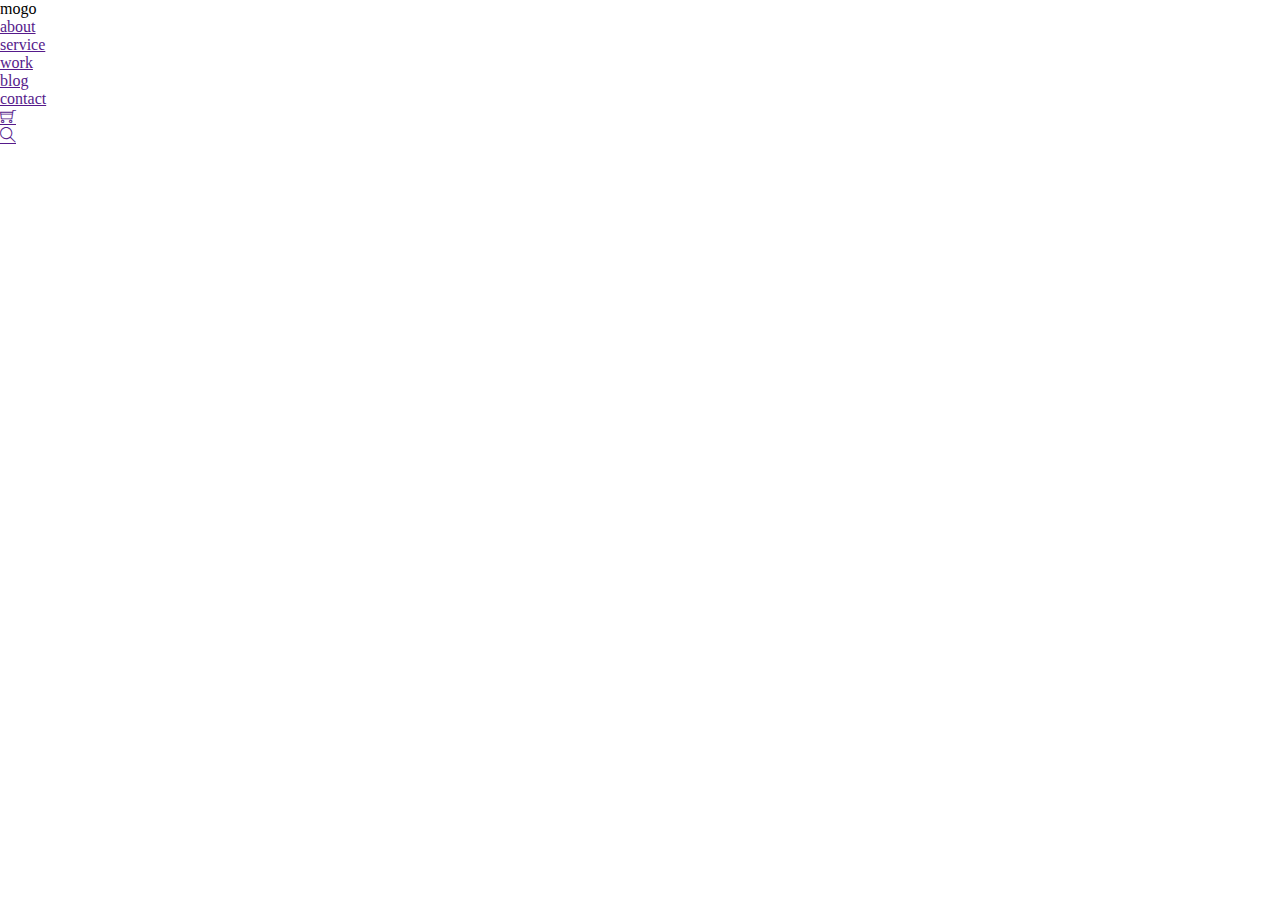
<file: project1(462022/Project1/HTML/index.html>
<!DOCTYPE html>
<html lang="en">
<head>
    <meta charset="UTF-8">
    <meta http-equiv="X-UA-Compatible" content="IE=edge">
    <meta name="viewport" content="width=device-width, initial-scale=1.0">
    <title>Document</title>
    <link rel="stylesheet" href="../CSS/index.css">
    <link rel="stylesheet" href="../IMG/themify-icons/themify-icons.css">
</head>
<body>
    <section>
        <header>
            <div class="name-shop">mogo</div>
            <ul class="nav">
               <li><a href="">about</a></li>
               <li><a href="">service</a></li>
               <li><a href="">work</a></li>
               <li><a href="">blog</a></li>
               <li><a href="">contact</a></li>
               <li>
                   <a href=""><i class="ti-shopping-cart"></i></a>
               </li>
               <li>
                   <a href=""><i class="ti-search"></i></a>
               </li>
            </ul>
            
        </header>
    </section>
</body>
</html>
</file>
<file: Game guess number/CSS/style.css>
*{
    margin: 0;
    padding:0;
    box-sizing: border-box;
}
body{
    font-family: 'Potta One', cursive;
    max-width: 1280px;
    height: 100vh;
}
a{
    text-decoration: none;
    color: unset;
}

ul {
    list-style-type: none;
}

nav {
    background-color: #fff;
    color: #000;
    position: fixed;
    top: 0;
    width: 100%;
    box-shadow: 5px 2px #f0f2f5;
    z-index: 99;
}

/* nav start */
.nav-container {
    max-width: 1280px;
    margin: auto;
    display: flex;
    align-items: center;
    justify-content: space-between;
    padding: 0 40px;
    height: var(--nav-size);
}

.nav-logo {
    font-size: 2rem;
    color: #00aeef;
}

/* CSS-theme-color */

body.dark {
    background-color: #1a1a2e;
}

.checkbox {
    opacity: 0;
    position: absolute;
}

.label {
    background-color: #000;
    display: flex;
    justify-content: space-between;
    align-items: center;
    padding: 5px;
    border-radius: 50px;
    height: 26px;
    width: 50px;
    position: relative;
}

.ball {
    width: 22px;
    height: 22px;
    border-radius: 50%;
    background-color: #fff;
    position: absolute;
    top: 2px;
    left: 2px;
    transition: transform 0.2s linear;
}

.checkbox:checked + .label .ball {
    transform: translateX(24px);
}

.fa-moon-o{
    color: #f1c40f;

}

.fa-sun-o{
    color: #f39c12;
}
/* nav end */
/* main-game start */

/* start screen start */
.start-screen > * + *  {
    margin-top: 20px;
}

.start-screen {
    margin-left: 40px;
    display: inline-block;
    flex-direction: column;
}

.input-name {
    height: 20px;
    width: 180px;
    border-radius: 10px;
    outline: 0;
    background-color: #f0f2f5;
    padding: 20px;
    font-size: 15px;
    text-align: center;
}

.btn {
    height: 40px;
    width: 180px;
    background-color: #f0f2f5;
    color: #000;
    border-radius: 10px;
    display: grid;
    place-items: center;
    transition: width 0.3s ease-in-out;
    overflow: hidden;
    font-size: 15px;
    cursor: pointer;
}

.btn-blue {
    background-color: #00aeef;
    color: #fff;
}

.btn-blue:active {
    color:#f1c40f;
    background-color: #000;
}

.input-err {
    border-color: #e91e63;
    animation: bounce 0.5s cubic-bezier(0.175, 0.885, 0.32, 1.275);
}

/* start screen end */
/* game-start */
.main-game {
    display: flex;
    flex-direction: column;
    height: 100%;
    justify-content: center;
    padding: 30px 0;
    transform: translateX(100%);
    transition: transform .3s ease-in-out;
}

.main-game.active {
    transform: translateX(0);
}

.main-number-grid {
    display: grid;
    gap: 20px;
    width: 5px;
    grid-template-columns: repeat(6, auto);
    position: fixed;
    left:35%;
}


.main-grid-cell {
    height: 50px;
    width: 50px;
    border-radius: 10px;
    background-color: #2a2a38;
    color: #00aeef;
    display: grid;
    place-items: center;
    font-size: 1.5rem;
    cursor: pointer;
}

.main-grid-cell.filled {
    background-color: #caf0f8;
    color: #000;
}

.main-grid-cell.selected {
    background-color: #00aeef;
    color: #fff;
}

.main-grid-cell:hover {
    border: 2px solid #00aeef;
}

.main-grid-cell.hover {
    border: 3px solid #00aeef;
}

.dark .main-grid-cell.hover {
    border: 1px solid #00aeef;
}

.main-grid-cell.err {
    background-color: #e91e63;
    color: #fff;
}

@keyframes bounce {
    0% {
        transform: translateX(0);
    }
    25% {
        transform: translateX(20px);
    }
    50% {
        transform: translateX(-20px);
    }
    100% {
        transform: translateX(0);
    }
}
/* game-end  */
/* result-start */
.result {
    position: fixed;
    width: 480px;
    height: 600px;
    border: 2px solid #00aeef;
    left: 80%;
}

.result .save {
    font-size: 30px;
    color: #00aeef;
    margin: 5px 10px;
}

.fa.fa-heart-o {
    color: red;
    margin-left: 20px;
}

.box {
    width: 100%;
    height: 520px;
    background-color: #caf0f8;
    border-radius: 1px solid red;
    overflow: hidden;
}

.result-number {
    width: 200px;
    height: 80px;
    border: 1px solid #00aeef;
    margin-top: 30px;
    margin-left: 30px;
    font-size: 50px;
    color: #f39c12;
    text-align: left;
}
</file>
<file: Bai01/CSS/index.css>
* {
  padding: 0px;
  margin: 0px;
}
.main {
  width: 200px;
  height: 100px;
  text-align: center;
  line-height: 100px;
  background-color: chartreuse;
  position: absolute;
}
.top-left {
  top: 0;
  left: 0;
}
.top-center {
  top: 0;
  left: 50%;
  transform: translateX(-50%);
}
.top-right {
  top: 0;
  right: 0;
}
.bottom-left {
  bottom: 0;
  left: 0;
}
.bottom-right {
  bottom: 0;
  right: 0;
}
.bottom-center {
  bottom: 0;
  left: 50%;
  transform: translateX(-50%);
}
.left-center {
  top: 50%;
  left: 0;
  transform: translateY(-50%);
}
.right-center {
  top: 50%;
  right: 0;
  transform: translateY(-50%);
}
.center-center {
  top: 50%;
  left: 50%;
  transform: translate(-50%, -50%);
}
.box {
  width: 100px;
  height: 50px;
  background-color: red;
  text-align: center;
  line-height: 50px;
}
.ctl {
  position: absolute;
  top: 0;
  left: 0;
  transform: translate(-100%, -100%);
}
.ctr {
  position: absolute;
  top: 0;
  right: 0;
  transform: translate(100%, -100%);
}
.cbl {
  position: absolute;
  bottom: 0;
  left: 0;
  transform: translate(-100%, 100%);
}
.cbr {
  position: absolute;
  bottom: 0;
  right: 0;
  transform: translate(100%, 100%);
}
</file>
<file: Bai02/CSS/index.css>
* {
  padding: 0px;
  margin: 0px;
}
#box {
  width: 600px;
  height: 297px;
  background-color: #474463;
  margin: 20px auto;
}
p {
  font-size: 16pt;
  text-align: center;
  padding: 111px 33px;
  font-family: "Sansita Swashed", cursive;
  color: #fff;
}
</file>
<file: Bai03/CSS/index.css>
* {
  margin: 0px;
  padding: 0px;
}
.main {
  width: 600px;
  height: 200px;
  margin: 50px auto;
  background-color: #d8ec66;
  position: relative;
}
.box {
  position: absolute;
  width: 100px;
  height: 100px;
  border-radius: 100%;
  object-fit: cover;
  cursor: pointer;
}
.border-white {
  position: absolute;
  background-color: #fff;
  top: 25%;
  left: 34%;
}
.fb {
  position: absolute;
  width: 50px;
  height: 45px;
  background-size: cover;
  background-repeat: no-repeat;
  background-position: center;
}
.fb-blue {
  background-image: url(../ICON/com-facebook-lite-icon.png.webp);
  transform: translate(50%, 50%);
}
.border-blue {
  position: absolute;
  background-color: #1877f2;
  top: 25%;
  right: 32%;
}
.fb-white {
  background-image: url(../ICON/Facebook-2020-200.png);
  background-size: cover;
  transform: translate(50%, 50%);
}
</file>
<file: Bai04/CSS/index.css>
* {
  padding: 0px;
  margin: 0px;
}
.boxA {
  width: 200px;
  height: 100px;
  margin: 60px auto;
  background-color: blue;
  position: relative;
}
.boxB {
  width: 70%;
  height: 70%;
  background-color: yellow;
  position: absolute;
  z-index: -1;
  bottom: -10%;
  left: 50%;
}
.boxC {
  width: 70%;
  height: 70%;
  background-color: red;
  position: absolute;
  z-index: -1;
  top: 0;
  transform: translateX(-20px);
}
p {
  text-align: center;
  line-height: 100px;
}
</file>
<file: Bai05/CSS/index.css>
* {
  padding: 0px;
  margin: 0px;
  font-family: arial, sans-serif;
  box-sizing: border-box;
}
html {
  max-height: 100vh;
}
#main {
}
.header {
  height: 52px;
  margin-bottom: 20px;
}
.Hinhanh,
.Gmail {
  display: inline-block;
  padding: 4px;
  margin-top: 15px;
  float: right;
  line-height: 28px;
  padding-left: 15px;
  display: inline-block;
  font-size: 15px;
}
.header .background-name {
  width: 30px;
  height: 30px;
  background: url(../IMG/ảnh\ đại\ diện.jpg) no-repeat;
  background-size: cover;
  border-radius: 100%;
  object-fit: cover;
  padding: 4px;
  float: right;
  margin-top: 15px;
  margin-right: 15px;
  position: relative;
}
.header .background-icon {
  width: 32px;
  height: 32px;
  background: url(../IMG/icon\ google\ apps.png) no-repeat;
  background-size: cover;
  border-radius: 100%;
  object-fit: cover;
  padding: 4px;
  float: right;
  margin-top: 15px;
  margin-right: 15px;
  margin-left: 15px;
  position: relative;
}
.Gmail a {
  text-decoration: none;
  color: black;
  font-family: arial, sans-serif;
}
.Hinhanh a {
  text-decoration: none;
  color: black;
  font-family: arial, sans-serif;
}
.Gmail:hover a {
  text-decoration: underline;
}
.Hinhanh:hover a {
  text-decoration: underline;
}
.content {
  position: relative;
  width: 100%;
  height: 40vh;
  display: flex;
  justify-content: center;
  align-items: center;
  flex-direction: column;
}
.content .search-button {
  position: relative;
  width: 100%;
  margin-top: 20px;
}
input {
  position: relative;
  left: 50%;
  transform: translateX(-50%);
}
.search-icon .search {
  width: 35.5%;
  padding: 13px;
  border: 1px solid #ccc;
  outline: none;
  font-size: 16px;
  border-radius: 30px;
  position: absolute;
  padding-left: 50px;
  padding-right: 70px;
}
.icon .icon-ti-search {
  position: fixed;
  left: 33.5%;
  transform: translateY(100%);
}
.mic,
.keyboard {
  position: absolute;
  width: 30px;
  height: 20px;
  background-size: cover;
  display: inline-block;
  right: 33%;
  transform: translateY(62%);
  cursor: pointer;
}
.keyboard {
  right: 35%;
}
.button {
  position: absolute;
  max-width: 100%;
  display: flex;
  font-size: 15px;
  background-color: #f8f9fa;
  top: 100px;
  left: 50%;
  transform: translate(-50%, -50%);
  font-size: 15px;
}
button {
  padding: 16px;
  margin-left: 20px;
}
.watch-btn a,
.search-btn a {
  text-decoration: none;
  font-weight: 100;
  color: #000;
}
.watch-btn:hover,
.search-btn:hover {
  cursor: pointer;
  border: 1px solid #ccc;
}
div p a {
  font-size: 13px;
  text-decoration: none;
}
div p {
  position: absolute;
  font-weight: lighter;
  left: 40%;
  top: 24vh;
}
.footer {
}
.box {
  position: absolute;
  bottom: 0;
  width: 100%;
  height: 60px;
  background-color: #ccc;
  opacity: 0.6;
  display: block;
}
.footer-nav {
  position: absolute;
  bottom: 59px;
  display: block;
  padding-bottom: 1px;
  padding-left: 30px;
  line-height: 60px;
}
.footer-address {
  position: absolute;
  bottom: 0;
  display: block;
}
ul li {
  display: inline-block;
}
ul li a {
  font-size: 15px;
  text-decoration: none;
  color: #000;
  margin: 20px;
  line-height: 60px;
}
.subnav1 {
  float: right;
}
.subnav li:hover a {
  text-decoration: underline;
}
</file>
<file: Bai05/Themify-icon/themify-icons-font/themify-icons/themify-icons.css>
@font-face {
	font-family: 'themify';
	src:url('fonts/themify.eot?-fvbane');
	src:url('fonts/themify.eot?#iefix-fvbane') format('embedded-opentype'),
		url('fonts/themify.woff?-fvbane') format('woff'),
		url('fonts/themify.ttf?-fvbane') format('truetype'),
		url('fonts/themify.svg?-fvbane#themify') format('svg');
	font-weight: normal;
	font-style: normal;
}

[class^="ti-"], [class*=" ti-"] {
	font-family: 'themify';
	speak: none;
	font-style: normal;
	font-weight: normal;
	font-variant: normal;
	text-transform: none;
	line-height: 1;

	/* Better Font Rendering =========== */
	-webkit-font-smoothing: antialiased;
	-moz-osx-font-smoothing: grayscale;
}

.ti-wand:before {
	content: "\e600";
}
.ti-volume:before {
	content: "\e601";
}
.ti-user:before {
	content: "\e602";
}
.ti-unlock:before {
	content: "\e603";
}
.ti-unlink:before {
	content: "\e604";
}
.ti-trash:before {
	content: "\e605";
}
.ti-thought:before {
	content: "\e606";
}
.ti-target:before {
	content: "\e607";
}
.ti-tag:before {
	content: "\e608";
}
.ti-tablet:before {
	content: "\e609";
}
.ti-star:before {
	content: "\e60a";
}
.ti-spray:before {
	content: "\e60b";
}
.ti-signal:before {
	content: "\e60c";
}
.ti-shopping-cart:before {
	content: "\e60d";
}
.ti-shopping-cart-full:before {
	content: "\e60e";
}
.ti-settings:before {
	content: "\e60f";
}
.ti-search:before {
	content: "\e610";
}
.ti-zoom-in:before {
	content: "\e611";
}
.ti-zoom-out:before {
	content: "\e612";
}
.ti-cut:before {
	content: "\e613";
}
.ti-ruler:before {
	content: "\e614";
}
.ti-ruler-pencil:before {
	content: "\e615";
}
.ti-ruler-alt:before {
	content: "\e616";
}
.ti-bookmark:before {
	content: "\e617";
}
.ti-bookmark-alt:before {
	content: "\e618";
}
.ti-reload:before {
	content: "\e619";
}
.ti-plus:before {
	content: "\e61a";
}
.ti-pin:before {
	content: "\e61b";
}
.ti-pencil:before {
	content: "\e61c";
}
.ti-pencil-alt:before {
	content: "\e61d";
}
.ti-paint-roller:before {
	content: "\e61e";
}
.ti-paint-bucket:before {
	content: "\e61f";
}
.ti-na:before {
	content: "\e620";
}
.ti-mobile:before {
	content: "\e621";
}
.ti-minus:before {
	content: "\e622";
}
.ti-medall:before {
	content: "\e623";
}
.ti-medall-alt:before {
	content: "\e624";
}
.ti-marker:before {
	content: "\e625";
}
.ti-marker-alt:before {
	content: "\e626";
}
.ti-arrow-up:before {
	content: "\e627";
}
.ti-arrow-right:before {
	content: "\e628";
}
.ti-arrow-left:before {
	content: "\e629";
}
.ti-arrow-down:before {
	content: "\e62a";
}
.ti-lock:before {
	content: "\e62b";
}
.ti-location-arrow:before {
	content: "\e62c";
}
.ti-link:before {
	content: "\e62d";
}
.ti-layout:before {
	content: "\e62e";
}
.ti-layers:before {
	content: "\e62f";
}
.ti-layers-alt:before {
	content: "\e630";
}
.ti-key:before {
	content: "\e631";
}
.ti-import:before {
	content: "\e632";
}
.ti-image:before {
	content: "\e633";
}
.ti-heart:before {
	content: "\e634";
}
.ti-heart-broken:before {
	content: "\e635";
}
.ti-hand-stop:before {
	content: "\e636";
}
.ti-hand-open:before {
	content: "\e637";
}
.ti-hand-drag:before {
	content: "\e638";
}
.ti-folder:before {
	content: "\e639";
}
.ti-flag:before {
	content: "\e63a";
}
.ti-flag-alt:before {
	content: "\e63b";
}
.ti-flag-alt-2:before {
	content: "\e63c";
}
.ti-eye:before {
	content: "\e63d";
}
.ti-export:before {
	content: "\e63e";
}
.ti-exchange-vertical:before {
	content: "\e63f";
}
.ti-desktop:before {
	content: "\e640";
}
.ti-cup:before {
	content: "\e641";
}
.ti-crown:before {
	content: "\e642";
}
.ti-comments:before {
	content: "\e643";
}
.ti-comment:before {
	content: "\e644";
}
.ti-comment-alt:before {
	content: "\e645";
}
.ti-close:before {
	content: "\e646";
}
.ti-clip:before {
	content: "\e647";
}
.ti-angle-up:before {
	content: "\e648";
}
.ti-angle-right:before {
	content: "\e649";
}
.ti-angle-left:before {
	content: "\e64a";
}
.ti-angle-down:before {
	content: "\e64b";
}
.ti-check:before {
	content: "\e64c";
}
.ti-check-box:before {
	content: "\e64d";
}
.ti-camera:before {
	content: "\e64e";
}
.ti-announcement:before {
	content: "\e64f";
}
.ti-brush:before {
	content: "\e650";
}
.ti-briefcase:before {
	content: "\e651";
}
.ti-bolt:before {
	content: "\e652";
}
.ti-bolt-alt:before {
	content: "\e653";
}
.ti-blackboard:before {
	content: "\e654";
}
.ti-bag:before {
	content: "\e655";
}
.ti-move:before {
	content: "\e656";
}
.ti-arrows-vertical:before {
	content: "\e657";
}
.ti-arrows-horizontal:before {
	content: "\e658";
}
.ti-fullscreen:before {
	content: "\e659";
}
.ti-arrow-top-right:before {
	content: "\e65a";
}
.ti-arrow-top-left:before {
	content: "\e65b";
}
.ti-arrow-circle-up:before {
	content: "\e65c";
}
.ti-arrow-circle-right:before {
	content: "\e65d";
}
.ti-arrow-circle-left:before {
	content: "\e65e";
}
.ti-arrow-circle-down:before {
	content: "\e65f";
}
.ti-angle-double-up:before {
	content: "\e660";
}
.ti-angle-double-right:before {
	content: "\e661";
}
.ti-angle-double-left:before {
	content: "\e662";
}
.ti-angle-double-down:before {
	content: "\e663";
}
.ti-zip:before {
	content: "\e664";
}
.ti-world:before {
	content: "\e665";
}
.ti-wheelchair:before {
	content: "\e666";
}
.ti-view-list:before {
	content: "\e667";
}
.ti-view-list-alt:before {
	content: "\e668";
}
.ti-view-grid:before {
	content: "\e669";
}
.ti-uppercase:before {
	content: "\e66a";
}
.ti-upload:before {
	content: "\e66b";
}
.ti-underline:before {
	content: "\e66c";
}
.ti-truck:before {
	content: "\e66d";
}
.ti-timer:before {
	content: "\e66e";
}
.ti-ticket:before {
	content: "\e66f";
}
.ti-thumb-up:before {
	content: "\e670";
}
.ti-thumb-down:before {
	content: "\e671";
}
.ti-text:before {
	content: "\e672";
}
.ti-stats-up:before {
	content: "\e673";
}
.ti-stats-down:before {
	content: "\e674";
}
.ti-split-v:before {
	content: "\e675";
}
.ti-split-h:before {
	content: "\e676";
}
.ti-smallcap:before {
	content: "\e677";
}
.ti-shine:before {
	content: "\e678";
}
.ti-shift-right:before {
	content: "\e679";
}
.ti-shift-left:before {
	content: "\e67a";
}
.ti-shield:before {
	content: "\e67b";
}
.ti-notepad:before {
	content: "\e67c";
}
.ti-server:before {
	content: "\e67d";
}
.ti-quote-right:before {
	content: "\e67e";
}
.ti-quote-left:before {
	content: "\e67f";
}
.ti-pulse:before {
	content: "\e680";
}
.ti-printer:before {
	content: "\e681";
}
.ti-power-off:before {
	content: "\e682";
}
.ti-plug:before {
	content: "\e683";
}
.ti-pie-chart:before {
	content: "\e684";
}
.ti-paragraph:before {
	content: "\e685";
}
.ti-panel:before {
	content: "\e686";
}
.ti-package:before {
	content: "\e687";
}
.ti-music:before {
	content: "\e688";
}
.ti-music-alt:before {
	content: "\e689";
}
.ti-mouse:before {
	content: "\e68a";
}
.ti-mouse-alt:before {
	content: "\e68b";
}
.ti-money:before {
	content: "\e68c";
}
.ti-microphone:before {
	content: "\e68d";
}
.ti-menu:before {
	content: "\e68e";
}
.ti-menu-alt:before {
	content: "\e68f";
}
.ti-map:before {
	content: "\e690";
}
.ti-map-alt:before {
	content: "\e691";
}
.ti-loop:before {
	content: "\e692";
}
.ti-location-pin:before {
	content: "\e693";
}
.ti-list:before {
	content: "\e694";
}
.ti-light-bulb:before {
	content: "\e695";
}
.ti-Italic:before {
	content: "\e696";
}
.ti-info:before {
	content: "\e697";
}
.ti-infinite:before {
	content: "\e698";
}
.ti-id-badge:before {
	content: "\e699";
}
.ti-hummer:before {
	content: "\e69a";
}
.ti-home:before {
	content: "\e69b";
}
.ti-help:before {
	content: "\e69c";
}
.ti-headphone:before {
	content: "\e69d";
}
.ti-harddrives:before {
	content: "\e69e";
}
.ti-harddrive:before {
	content: "\e69f";
}
.ti-gift:before {
	content: "\e6a0";
}
.ti-game:before {
	content: "\e6a1";
}
.ti-filter:before {
	content: "\e6a2";
}
.ti-files:before {
	content: "\e6a3";
}
.ti-file:before {
	content: "\e6a4";
}
.ti-eraser:before {
	content: "\e6a5";
}
.ti-envelope:before {
	content: "\e6a6";
}
.ti-download:before {
	content: "\e6a7";
}
.ti-direction:before {
	content: "\e6a8";
}
.ti-direction-alt:before {
	content: "\e6a9";
}
.ti-dashboard:before {
	content: "\e6aa";
}
.ti-control-stop:before {
	content: "\e6ab";
}
.ti-control-shuffle:before {
	content: "\e6ac";
}
.ti-control-play:before {
	content: "\e6ad";
}
.ti-control-pause:before {
	content: "\e6ae";
}
.ti-control-forward:before {
	content: "\e6af";
}
.ti-control-backward:before {
	content: "\e6b0";
}
.ti-cloud:before {
	content: "\e6b1";
}
.ti-cloud-up:before {
	content: "\e6b2";
}
.ti-cloud-down:before {
	content: "\e6b3";
}
.ti-clipboard:before {
	content: "\e6b4";
}
.ti-car:before {
	content: "\e6b5";
}
.ti-calendar:before {
	content: "\e6b6";
}
.ti-book:before {
	content: "\e6b7";
}
.ti-bell:before {
	content: "\e6b8";
}
.ti-basketball:before {
	content: "\e6b9";
}
.ti-bar-chart:before {
	content: "\e6ba";
}
.ti-bar-chart-alt:before {
	content: "\e6bb";
}
.ti-back-right:before {
	content: "\e6bc";
}
.ti-back-left:before {
	content: "\e6bd";
}
.ti-arrows-corner:before {
	content: "\e6be";
}
.ti-archive:before {
	content: "\e6bf";
}
.ti-anchor:before {
	content: "\e6c0";
}
.ti-align-right:before {
	content: "\e6c1";
}
.ti-align-left:before {
	content: "\e6c2";
}
.ti-align-justify:before {
	content: "\e6c3";
}
.ti-align-center:before {
	content: "\e6c4";
}
.ti-alert:before {
	content: "\e6c5";
}
.ti-alarm-clock:before {
	content: "\e6c6";
}
.ti-agenda:before {
	content: "\e6c7";
}
.ti-write:before {
	content: "\e6c8";
}
.ti-window:before {
	content: "\e6c9";
}
.ti-widgetized:before {
	content: "\e6ca";
}
.ti-widget:before {
	content: "\e6cb";
}
.ti-widget-alt:before {
	content: "\e6cc";
}
.ti-wallet:before {
	content: "\e6cd";
}
.ti-video-clapper:before {
	content: "\e6ce";
}
.ti-video-camera:before {
	content: "\e6cf";
}
.ti-vector:before {
	content: "\e6d0";
}
.ti-themify-logo:before {
	content: "\e6d1";
}
.ti-themify-favicon:before {
	content: "\e6d2";
}
.ti-themify-favicon-alt:before {
	content: "\e6d3";
}
.ti-support:before {
	content: "\e6d4";
}
.ti-stamp:before {
	content: "\e6d5";
}
.ti-split-v-alt:before {
	content: "\e6d6";
}
.ti-slice:before {
	content: "\e6d7";
}
.ti-shortcode:before {
	content: "\e6d8";
}
.ti-shift-right-alt:before {
	content: "\e6d9";
}
.ti-shift-left-alt:before {
	content: "\e6da";
}
.ti-ruler-alt-2:before {
	content: "\e6db";
}
.ti-receipt:before {
	content: "\e6dc";
}
.ti-pin2:before {
	content: "\e6dd";
}
.ti-pin-alt:before {
	content: "\e6de";
}
.ti-pencil-alt2:before {
	content: "\e6df";
}
.ti-palette:before {
	content: "\e6e0";
}
.ti-more:before {
	content: "\e6e1";
}
.ti-more-alt:before {
	content: "\e6e2";
}
.ti-microphone-alt:before {
	content: "\e6e3";
}
.ti-magnet:before {
	content: "\e6e4";
}
.ti-line-double:before {
	content: "\e6e5";
}
.ti-line-dotted:before {
	content: "\e6e6";
}
.ti-line-dashed:before {
	content: "\e6e7";
}
.ti-layout-width-full:before {
	content: "\e6e8";
}
.ti-layout-width-default:before {
	content: "\e6e9";
}
.ti-layout-width-default-alt:before {
	content: "\e6ea";
}
.ti-layout-tab:before {
	content: "\e6eb";
}
.ti-layout-tab-window:before {
	content: "\e6ec";
}
.ti-layout-tab-v:before {
	content: "\e6ed";
}
.ti-layout-tab-min:before {
	content: "\e6ee";
}
.ti-layout-slider:before {
	content: "\e6ef";
}
.ti-layout-slider-alt:before {
	content: "\e6f0";
}
.ti-layout-sidebar-right:before {
	content: "\e6f1";
}
.ti-layout-sidebar-none:before {
	content: "\e6f2";
}
.ti-layout-sidebar-left:before {
	content: "\e6f3";
}
.ti-layout-placeholder:before {
	content: "\e6f4";
}
.ti-layout-menu:before {
	content: "\e6f5";
}
.ti-layout-menu-v:before {
	content: "\e6f6";
}
.ti-layout-menu-separated:before {
	content: "\e6f7";
}
.ti-layout-menu-full:before {
	content: "\e6f8";
}
.ti-layout-media-right-alt:before {
	content: "\e6f9";
}
.ti-layout-media-right:before {
	content: "\e6fa";
}
.ti-layout-media-overlay:before {
	content: "\e6fb";
}
.ti-layout-media-overlay-alt:before {
	content: "\e6fc";
}
.ti-layout-media-overlay-alt-2:before {
	content: "\e6fd";
}
.ti-layout-media-left-alt:before {
	content: "\e6fe";
}
.ti-layout-media-left:before {
	content: "\e6ff";
}
.ti-layout-media-center-alt:before {
	content: "\e700";
}
.ti-layout-media-center:before {
	content: "\e701";
}
.ti-layout-list-thumb:before {
	content: "\e702";
}
.ti-layout-list-thumb-alt:before {
	content: "\e703";
}
.ti-layout-list-post:before {
	content: "\e704";
}
.ti-layout-list-large-image:before {
	content: "\e705";
}
.ti-layout-line-solid:before {
	content: "\e706";
}
.ti-layout-grid4:before {
	content: "\e707";
}
.ti-layout-grid3:before {
	content: "\e708";
}
.ti-layout-grid2:before {
	content: "\e709";
}
.ti-layout-grid2-thumb:before {
	content: "\e70a";
}
.ti-layout-cta-right:before {
	content: "\e70b";
}
.ti-layout-cta-left:before {
	content: "\e70c";
}
.ti-layout-cta-center:before {
	content: "\e70d";
}
.ti-layout-cta-btn-right:before {
	content: "\e70e";
}
.ti-layout-cta-btn-left:before {
	content: "\e70f";
}
.ti-layout-column4:before {
	content: "\e710";
}
.ti-layout-column3:before {
	content: "\e711";
}
.ti-layout-column2:before {
	content: "\e712";
}
.ti-layout-accordion-separated:before {
	content: "\e713";
}
.ti-layout-accordion-merged:before {
	content: "\e714";
}
.ti-layout-accordion-list:before {
	content: "\e715";
}
.ti-ink-pen:before {
	content: "\e716";
}
.ti-info-alt:before {
	content: "\e717";
}
.ti-help-alt:before {
	content: "\e718";
}
.ti-headphone-alt:before {
	content: "\e719";
}
.ti-hand-point-up:before {
	content: "\e71a";
}
.ti-hand-point-right:before {
	content: "\e71b";
}
.ti-hand-point-left:before {
	content: "\e71c";
}
.ti-hand-point-down:before {
	content: "\e71d";
}
.ti-gallery:before {
	content: "\e71e";
}
.ti-face-smile:before {
	content: "\e71f";
}
.ti-face-sad:before {
	content: "\e720";
}
.ti-credit-card:before {
	content: "\e721";
}
.ti-control-skip-forward:before {
	content: "\e722";
}
.ti-control-skip-backward:before {
	content: "\e723";
}
.ti-control-record:before {
	content: "\e724";
}
.ti-control-eject:before {
	content: "\e725";
}
.ti-comments-smiley:before {
	content: "\e726";
}
.ti-brush-alt:before {
	content: "\e727";
}
.ti-youtube:before {
	content: "\e728";
}
.ti-vimeo:before {
	content: "\e729";
}
.ti-twitter:before {
	content: "\e72a";
}
.ti-time:before {
	content: "\e72b";
}
.ti-tumblr:before {
	content: "\e72c";
}
.ti-skype:before {
	content: "\e72d";
}
.ti-share:before {
	content: "\e72e";
}
.ti-share-alt:before {
	content: "\e72f";
}
.ti-rocket:before {
	content: "\e730";
}
.ti-pinterest:before {
	content: "\e731";
}
.ti-new-window:before {
	content: "\e732";
}
.ti-microsoft:before {
	content: "\e733";
}
.ti-list-ol:before {
	content: "\e734";
}
.ti-linkedin:before {
	content: "\e735";
}
.ti-layout-sidebar-2:before {
	content: "\e736";
}
.ti-layout-grid4-alt:before {
	content: "\e737";
}
.ti-layout-grid3-alt:before {
	content: "\e738";
}
.ti-layout-grid2-alt:before {
	content: "\e739";
}
.ti-layout-column4-alt:before {
	content: "\e73a";
}
.ti-layout-column3-alt:before {
	content: "\e73b";
}
.ti-layout-column2-alt:before {
	content: "\e73c";
}
.ti-instagram:before {
	content: "\e73d";
}
.ti-google:before {
	content: "\e73e";
}
.ti-github:before {
	content: "\e73f";
}
.ti-flickr:before {
	content: "\e740";
}
.ti-facebook:before {
	content: "\e741";
}
.ti-dropbox:before {
	content: "\e742";
}
.ti-dribbble:before {
	content: "\e743";
}
.ti-apple:before {
	content: "\e744";
}
.ti-android:before {
	content: "\e745";
}
.ti-save:before {
	content: "\e746";
}
.ti-save-alt:before {
	content: "\e747";
}
.ti-yahoo:before {
	content: "\e748";
}
.ti-wordpress:before {
	content: "\e749";
}
.ti-vimeo-alt:before {
	content: "\e74a";
}
.ti-twitter-alt:before {
	content: "\e74b";
}
.ti-tumblr-alt:before {
	content: "\e74c";
}
.ti-trello:before {
	content: "\e74d";
}
.ti-stack-overflow:before {
	content: "\e74e";
}
.ti-soundcloud:before {
	content: "\e74f";
}
.ti-sharethis:before {
	content: "\e750";
}
.ti-sharethis-alt:before {
	content: "\e751";
}
.ti-reddit:before {
	content: "\e752";
}
.ti-pinterest-alt:before {
	content: "\e753";
}
.ti-microsoft-alt:before {
	content: "\e754";
}
.ti-linux:before {
	content: "\e755";
}
.ti-jsfiddle:before {
	content: "\e756";
}
.ti-joomla:before {
	content: "\e757";
}
.ti-html5:before {
	content: "\e758";
}
.ti-flickr-alt:before {
	content: "\e759";
}
.ti-email:before {
	content: "\e75a";
}
.ti-drupal:before {
	content: "\e75b";
}
.ti-dropbox-alt:before {
	content: "\e75c";
}
.ti-css3:before {
	content: "\e75d";
}
.ti-rss:before {
	content: "\e75e";
}
.ti-rss-alt:before {
	content: "\e75f";
}
</file>
<file: Bai06-Tạo form/CSS/index.css>
* {
  padding: 0;
  margin: 0;
  box-sizing: border-box;
}
body {
  background-color: aliceblue;
}
#main {
  width: 1000px;
  height: 700px;
  background-color: #fff;
  margin: 20px auto;
  position: relative;
  box-shadow: 2.5px 2.5px 2.5px 2.5px #dadce0;
  border-radius: 5px;
}
form {
  position: absolute;
  top: 60px;
  right: 0;
  width: 50%;
  height: 100%;
  font-family: "Sansita Swashed", cursive;
}
.image {
  position: absolute;
  top: 30px;
  left: 10px;
  width: 45%;
  height: 90%;
  background-image: linear-gradient(
    to right bottom,
    #a986e2,
    #9771da,
    #855dd1,
    #7149c9,
    #5c34c0,
    #5831bf,
    #532fbe,
    #4e2cbd,
    #5b3bc3,
    #684ac9,
    #7458cf,
    #8066d4
  );
  border-top-left-radius: 5px;
  border-bottom-left-radius: 5px;
}
h1 {
  color: #262e5c;
  margin-bottom: 20px;
}
.title {
  font-size: 16px;
  font-weight: 700;
  color: #222351;
  margin-bottom: 10px;
}
input {
  width: 402px;
  height: 56px;
  outline: none;
  border: 1px solid #dadce0;
  border-radius: 4px;
  margin-bottom: 45px;
  display: inline-block;
}
input:focus {
  border: 1px solid cornflowerblue;
  box-shadow: 2px 2px 2px 2px #dadce0;
}
::placeholder {
  margin-left: 23px;
  color: #a3a4b6;
}
input[type="text"] {
  padding-left: 13px;
}
input[type="checkbox"] {
  width: 27px;
  height: 20px;
  outline: none;
  border: 1px solid #dadce0;
  margin-right: 20px;
}
.checkbox {
  font-size: 13px;
  font-weight: 400;
  color: #a3a4b6;
}
input[type="submit"] {
  background-color: #845ec2;
  color: aliceblue;
  letter-spacing: 2px;
}
.image-text {
  list-style-type: none;
}
.image-text {
  font-family: "Times New Roman", Times, serif;
  color: #dadce0;
  position: relative;
  left: 20px;
  top: 50px;
  display: inline-block;
  padding-left: 20px;
}
.image-text li h1 {
  position: relative;
  top: 10px;
  font-size: 19px;
  color: #dadce0;
}
.image-text li p {
  width: 51%;
  padding-bottom: 15px;
}
.image-mark {
  width: 30px;
  height: 30px;
  border-radius: 100%;
  background-color: #d1d1d1;
}
.image-check {
  display: inline-block;
  padding: 5px;
}
/*  */
</file>
<file: Bai06-Tạo form/ICON/themify-icons-font/themify-icons/themify-icons.css>
@font-face {
	font-family: 'themify';
	src:url('fonts/themify.eot?-fvbane');
	src:url('fonts/themify.eot?#iefix-fvbane') format('embedded-opentype'),
		url('fonts/themify.woff?-fvbane') format('woff'),
		url('fonts/themify.ttf?-fvbane') format('truetype'),
		url('fonts/themify.svg?-fvbane#themify') format('svg');
	font-weight: normal;
	font-style: normal;
}

[class^="ti-"], [class*=" ti-"] {
	font-family: 'themify';
	speak: none;
	font-style: normal;
	font-weight: normal;
	font-variant: normal;
	text-transform: none;
	line-height: 1;

	/* Better Font Rendering =========== */
	-webkit-font-smoothing: antialiased;
	-moz-osx-font-smoothing: grayscale;
}

.ti-wand:before {
	content: "\e600";
}
.ti-volume:before {
	content: "\e601";
}
.ti-user:before {
	content: "\e602";
}
.ti-unlock:before {
	content: "\e603";
}
.ti-unlink:before {
	content: "\e604";
}
.ti-trash:before {
	content: "\e605";
}
.ti-thought:before {
	content: "\e606";
}
.ti-target:before {
	content: "\e607";
}
.ti-tag:before {
	content: "\e608";
}
.ti-tablet:before {
	content: "\e609";
}
.ti-star:before {
	content: "\e60a";
}
.ti-spray:before {
	content: "\e60b";
}
.ti-signal:before {
	content: "\e60c";
}
.ti-shopping-cart:before {
	content: "\e60d";
}
.ti-shopping-cart-full:before {
	content: "\e60e";
}
.ti-settings:before {
	content: "\e60f";
}
.ti-search:before {
	content: "\e610";
}
.ti-zoom-in:before {
	content: "\e611";
}
.ti-zoom-out:before {
	content: "\e612";
}
.ti-cut:before {
	content: "\e613";
}
.ti-ruler:before {
	content: "\e614";
}
.ti-ruler-pencil:before {
	content: "\e615";
}
.ti-ruler-alt:before {
	content: "\e616";
}
.ti-bookmark:before {
	content: "\e617";
}
.ti-bookmark-alt:before {
	content: "\e618";
}
.ti-reload:before {
	content: "\e619";
}
.ti-plus:before {
	content: "\e61a";
}
.ti-pin:before {
	content: "\e61b";
}
.ti-pencil:before {
	content: "\e61c";
}
.ti-pencil-alt:before {
	content: "\e61d";
}
.ti-paint-roller:before {
	content: "\e61e";
}
.ti-paint-bucket:before {
	content: "\e61f";
}
.ti-na:before {
	content: "\e620";
}
.ti-mobile:before {
	content: "\e621";
}
.ti-minus:before {
	content: "\e622";
}
.ti-medall:before {
	content: "\e623";
}
.ti-medall-alt:before {
	content: "\e624";
}
.ti-marker:before {
	content: "\e625";
}
.ti-marker-alt:before {
	content: "\e626";
}
.ti-arrow-up:before {
	content: "\e627";
}
.ti-arrow-right:before {
	content: "\e628";
}
.ti-arrow-left:before {
	content: "\e629";
}
.ti-arrow-down:before {
	content: "\e62a";
}
.ti-lock:before {
	content: "\e62b";
}
.ti-location-arrow:before {
	content: "\e62c";
}
.ti-link:before {
	content: "\e62d";
}
.ti-layout:before {
	content: "\e62e";
}
.ti-layers:before {
	content: "\e62f";
}
.ti-layers-alt:before {
	content: "\e630";
}
.ti-key:before {
	content: "\e631";
}
.ti-import:before {
	content: "\e632";
}
.ti-image:before {
	content: "\e633";
}
.ti-heart:before {
	content: "\e634";
}
.ti-heart-broken:before {
	content: "\e635";
}
.ti-hand-stop:before {
	content: "\e636";
}
.ti-hand-open:before {
	content: "\e637";
}
.ti-hand-drag:before {
	content: "\e638";
}
.ti-folder:before {
	content: "\e639";
}
.ti-flag:before {
	content: "\e63a";
}
.ti-flag-alt:before {
	content: "\e63b";
}
.ti-flag-alt-2:before {
	content: "\e63c";
}
.ti-eye:before {
	content: "\e63d";
}
.ti-export:before {
	content: "\e63e";
}
.ti-exchange-vertical:before {
	content: "\e63f";
}
.ti-desktop:before {
	content: "\e640";
}
.ti-cup:before {
	content: "\e641";
}
.ti-crown:before {
	content: "\e642";
}
.ti-comments:before {
	content: "\e643";
}
.ti-comment:before {
	content: "\e644";
}
.ti-comment-alt:before {
	content: "\e645";
}
.ti-close:before {
	content: "\e646";
}
.ti-clip:before {
	content: "\e647";
}
.ti-angle-up:before {
	content: "\e648";
}
.ti-angle-right:before {
	content: "\e649";
}
.ti-angle-left:before {
	content: "\e64a";
}
.ti-angle-down:before {
	content: "\e64b";
}
.ti-check:before {
	content: "\e64c";
}
.ti-check-box:before {
	content: "\e64d";
}
.ti-camera:before {
	content: "\e64e";
}
.ti-announcement:before {
	content: "\e64f";
}
.ti-brush:before {
	content: "\e650";
}
.ti-briefcase:before {
	content: "\e651";
}
.ti-bolt:before {
	content: "\e652";
}
.ti-bolt-alt:before {
	content: "\e653";
}
.ti-blackboard:before {
	content: "\e654";
}
.ti-bag:before {
	content: "\e655";
}
.ti-move:before {
	content: "\e656";
}
.ti-arrows-vertical:before {
	content: "\e657";
}
.ti-arrows-horizontal:before {
	content: "\e658";
}
.ti-fullscreen:before {
	content: "\e659";
}
.ti-arrow-top-right:before {
	content: "\e65a";
}
.ti-arrow-top-left:before {
	content: "\e65b";
}
.ti-arrow-circle-up:before {
	content: "\e65c";
}
.ti-arrow-circle-right:before {
	content: "\e65d";
}
.ti-arrow-circle-left:before {
	content: "\e65e";
}
.ti-arrow-circle-down:before {
	content: "\e65f";
}
.ti-angle-double-up:before {
	content: "\e660";
}
.ti-angle-double-right:before {
	content: "\e661";
}
.ti-angle-double-left:before {
	content: "\e662";
}
.ti-angle-double-down:before {
	content: "\e663";
}
.ti-zip:before {
	content: "\e664";
}
.ti-world:before {
	content: "\e665";
}
.ti-wheelchair:before {
	content: "\e666";
}
.ti-view-list:before {
	content: "\e667";
}
.ti-view-list-alt:before {
	content: "\e668";
}
.ti-view-grid:before {
	content: "\e669";
}
.ti-uppercase:before {
	content: "\e66a";
}
.ti-upload:before {
	content: "\e66b";
}
.ti-underline:before {
	content: "\e66c";
}
.ti-truck:before {
	content: "\e66d";
}
.ti-timer:before {
	content: "\e66e";
}
.ti-ticket:before {
	content: "\e66f";
}
.ti-thumb-up:before {
	content: "\e670";
}
.ti-thumb-down:before {
	content: "\e671";
}
.ti-text:before {
	content: "\e672";
}
.ti-stats-up:before {
	content: "\e673";
}
.ti-stats-down:before {
	content: "\e674";
}
.ti-split-v:before {
	content: "\e675";
}
.ti-split-h:before {
	content: "\e676";
}
.ti-smallcap:before {
	content: "\e677";
}
.ti-shine:before {
	content: "\e678";
}
.ti-shift-right:before {
	content: "\e679";
}
.ti-shift-left:before {
	content: "\e67a";
}
.ti-shield:before {
	content: "\e67b";
}
.ti-notepad:before {
	content: "\e67c";
}
.ti-server:before {
	content: "\e67d";
}
.ti-quote-right:before {
	content: "\e67e";
}
.ti-quote-left:before {
	content: "\e67f";
}
.ti-pulse:before {
	content: "\e680";
}
.ti-printer:before {
	content: "\e681";
}
.ti-power-off:before {
	content: "\e682";
}
.ti-plug:before {
	content: "\e683";
}
.ti-pie-chart:before {
	content: "\e684";
}
.ti-paragraph:before {
	content: "\e685";
}
.ti-panel:before {
	content: "\e686";
}
.ti-package:before {
	content: "\e687";
}
.ti-music:before {
	content: "\e688";
}
.ti-music-alt:before {
	content: "\e689";
}
.ti-mouse:before {
	content: "\e68a";
}
.ti-mouse-alt:before {
	content: "\e68b";
}
.ti-money:before {
	content: "\e68c";
}
.ti-microphone:before {
	content: "\e68d";
}
.ti-menu:before {
	content: "\e68e";
}
.ti-menu-alt:before {
	content: "\e68f";
}
.ti-map:before {
	content: "\e690";
}
.ti-map-alt:before {
	content: "\e691";
}
.ti-loop:before {
	content: "\e692";
}
.ti-location-pin:before {
	content: "\e693";
}
.ti-list:before {
	content: "\e694";
}
.ti-light-bulb:before {
	content: "\e695";
}
.ti-Italic:before {
	content: "\e696";
}
.ti-info:before {
	content: "\e697";
}
.ti-infinite:before {
	content: "\e698";
}
.ti-id-badge:before {
	content: "\e699";
}
.ti-hummer:before {
	content: "\e69a";
}
.ti-home:before {
	content: "\e69b";
}
.ti-help:before {
	content: "\e69c";
}
.ti-headphone:before {
	content: "\e69d";
}
.ti-harddrives:before {
	content: "\e69e";
}
.ti-harddrive:before {
	content: "\e69f";
}
.ti-gift:before {
	content: "\e6a0";
}
.ti-game:before {
	content: "\e6a1";
}
.ti-filter:before {
	content: "\e6a2";
}
.ti-files:before {
	content: "\e6a3";
}
.ti-file:before {
	content: "\e6a4";
}
.ti-eraser:before {
	content: "\e6a5";
}
.ti-envelope:before {
	content: "\e6a6";
}
.ti-download:before {
	content: "\e6a7";
}
.ti-direction:before {
	content: "\e6a8";
}
.ti-direction-alt:before {
	content: "\e6a9";
}
.ti-dashboard:before {
	content: "\e6aa";
}
.ti-control-stop:before {
	content: "\e6ab";
}
.ti-control-shuffle:before {
	content: "\e6ac";
}
.ti-control-play:before {
	content: "\e6ad";
}
.ti-control-pause:before {
	content: "\e6ae";
}
.ti-control-forward:before {
	content: "\e6af";
}
.ti-control-backward:before {
	content: "\e6b0";
}
.ti-cloud:before {
	content: "\e6b1";
}
.ti-cloud-up:before {
	content: "\e6b2";
}
.ti-cloud-down:before {
	content: "\e6b3";
}
.ti-clipboard:before {
	content: "\e6b4";
}
.ti-car:before {
	content: "\e6b5";
}
.ti-calendar:before {
	content: "\e6b6";
}
.ti-book:before {
	content: "\e6b7";
}
.ti-bell:before {
	content: "\e6b8";
}
.ti-basketball:before {
	content: "\e6b9";
}
.ti-bar-chart:before {
	content: "\e6ba";
}
.ti-bar-chart-alt:before {
	content: "\e6bb";
}
.ti-back-right:before {
	content: "\e6bc";
}
.ti-back-left:before {
	content: "\e6bd";
}
.ti-arrows-corner:before {
	content: "\e6be";
}
.ti-archive:before {
	content: "\e6bf";
}
.ti-anchor:before {
	content: "\e6c0";
}
.ti-align-right:before {
	content: "\e6c1";
}
.ti-align-left:before {
	content: "\e6c2";
}
.ti-align-justify:before {
	content: "\e6c3";
}
.ti-align-center:before {
	content: "\e6c4";
}
.ti-alert:before {
	content: "\e6c5";
}
.ti-alarm-clock:before {
	content: "\e6c6";
}
.ti-agenda:before {
	content: "\e6c7";
}
.ti-write:before {
	content: "\e6c8";
}
.ti-window:before {
	content: "\e6c9";
}
.ti-widgetized:before {
	content: "\e6ca";
}
.ti-widget:before {
	content: "\e6cb";
}
.ti-widget-alt:before {
	content: "\e6cc";
}
.ti-wallet:before {
	content: "\e6cd";
}
.ti-video-clapper:before {
	content: "\e6ce";
}
.ti-video-camera:before {
	content: "\e6cf";
}
.ti-vector:before {
	content: "\e6d0";
}
.ti-themify-logo:before {
	content: "\e6d1";
}
.ti-themify-favicon:before {
	content: "\e6d2";
}
.ti-themify-favicon-alt:before {
	content: "\e6d3";
}
.ti-support:before {
	content: "\e6d4";
}
.ti-stamp:before {
	content: "\e6d5";
}
.ti-split-v-alt:before {
	content: "\e6d6";
}
.ti-slice:before {
	content: "\e6d7";
}
.ti-shortcode:before {
	content: "\e6d8";
}
.ti-shift-right-alt:before {
	content: "\e6d9";
}
.ti-shift-left-alt:before {
	content: "\e6da";
}
.ti-ruler-alt-2:before {
	content: "\e6db";
}
.ti-receipt:before {
	content: "\e6dc";
}
.ti-pin2:before {
	content: "\e6dd";
}
.ti-pin-alt:before {
	content: "\e6de";
}
.ti-pencil-alt2:before {
	content: "\e6df";
}
.ti-palette:before {
	content: "\e6e0";
}
.ti-more:before {
	content: "\e6e1";
}
.ti-more-alt:before {
	content: "\e6e2";
}
.ti-microphone-alt:before {
	content: "\e6e3";
}
.ti-magnet:before {
	content: "\e6e4";
}
.ti-line-double:before {
	content: "\e6e5";
}
.ti-line-dotted:before {
	content: "\e6e6";
}
.ti-line-dashed:before {
	content: "\e6e7";
}
.ti-layout-width-full:before {
	content: "\e6e8";
}
.ti-layout-width-default:before {
	content: "\e6e9";
}
.ti-layout-width-default-alt:before {
	content: "\e6ea";
}
.ti-layout-tab:before {
	content: "\e6eb";
}
.ti-layout-tab-window:before {
	content: "\e6ec";
}
.ti-layout-tab-v:before {
	content: "\e6ed";
}
.ti-layout-tab-min:before {
	content: "\e6ee";
}
.ti-layout-slider:before {
	content: "\e6ef";
}
.ti-layout-slider-alt:before {
	content: "\e6f0";
}
.ti-layout-sidebar-right:before {
	content: "\e6f1";
}
.ti-layout-sidebar-none:before {
	content: "\e6f2";
}
.ti-layout-sidebar-left:before {
	content: "\e6f3";
}
.ti-layout-placeholder:before {
	content: "\e6f4";
}
.ti-layout-menu:before {
	content: "\e6f5";
}
.ti-layout-menu-v:before {
	content: "\e6f6";
}
.ti-layout-menu-separated:before {
	content: "\e6f7";
}
.ti-layout-menu-full:before {
	content: "\e6f8";
}
.ti-layout-media-right-alt:before {
	content: "\e6f9";
}
.ti-layout-media-right:before {
	content: "\e6fa";
}
.ti-layout-media-overlay:before {
	content: "\e6fb";
}
.ti-layout-media-overlay-alt:before {
	content: "\e6fc";
}
.ti-layout-media-overlay-alt-2:before {
	content: "\e6fd";
}
.ti-layout-media-left-alt:before {
	content: "\e6fe";
}
.ti-layout-media-left:before {
	content: "\e6ff";
}
.ti-layout-media-center-alt:before {
	content: "\e700";
}
.ti-layout-media-center:before {
	content: "\e701";
}
.ti-layout-list-thumb:before {
	content: "\e702";
}
.ti-layout-list-thumb-alt:before {
	content: "\e703";
}
.ti-layout-list-post:before {
	content: "\e704";
}
.ti-layout-list-large-image:before {
	content: "\e705";
}
.ti-layout-line-solid:before {
	content: "\e706";
}
.ti-layout-grid4:before {
	content: "\e707";
}
.ti-layout-grid3:before {
	content: "\e708";
}
.ti-layout-grid2:before {
	content: "\e709";
}
.ti-layout-grid2-thumb:before {
	content: "\e70a";
}
.ti-layout-cta-right:before {
	content: "\e70b";
}
.ti-layout-cta-left:before {
	content: "\e70c";
}
.ti-layout-cta-center:before {
	content: "\e70d";
}
.ti-layout-cta-btn-right:before {
	content: "\e70e";
}
.ti-layout-cta-btn-left:before {
	content: "\e70f";
}
.ti-layout-column4:before {
	content: "\e710";
}
.ti-layout-column3:before {
	content: "\e711";
}
.ti-layout-column2:before {
	content: "\e712";
}
.ti-layout-accordion-separated:before {
	content: "\e713";
}
.ti-layout-accordion-merged:before {
	content: "\e714";
}
.ti-layout-accordion-list:before {
	content: "\e715";
}
.ti-ink-pen:before {
	content: "\e716";
}
.ti-info-alt:before {
	content: "\e717";
}
.ti-help-alt:before {
	content: "\e718";
}
.ti-headphone-alt:before {
	content: "\e719";
}
.ti-hand-point-up:before {
	content: "\e71a";
}
.ti-hand-point-right:before {
	content: "\e71b";
}
.ti-hand-point-left:before {
	content: "\e71c";
}
.ti-hand-point-down:before {
	content: "\e71d";
}
.ti-gallery:before {
	content: "\e71e";
}
.ti-face-smile:before {
	content: "\e71f";
}
.ti-face-sad:before {
	content: "\e720";
}
.ti-credit-card:before {
	content: "\e721";
}
.ti-control-skip-forward:before {
	content: "\e722";
}
.ti-control-skip-backward:before {
	content: "\e723";
}
.ti-control-record:before {
	content: "\e724";
}
.ti-control-eject:before {
	content: "\e725";
}
.ti-comments-smiley:before {
	content: "\e726";
}
.ti-brush-alt:before {
	content: "\e727";
}
.ti-youtube:before {
	content: "\e728";
}
.ti-vimeo:before {
	content: "\e729";
}
.ti-twitter:before {
	content: "\e72a";
}
.ti-time:before {
	content: "\e72b";
}
.ti-tumblr:before {
	content: "\e72c";
}
.ti-skype:before {
	content: "\e72d";
}
.ti-share:before {
	content: "\e72e";
}
.ti-share-alt:before {
	content: "\e72f";
}
.ti-rocket:before {
	content: "\e730";
}
.ti-pinterest:before {
	content: "\e731";
}
.ti-new-window:before {
	content: "\e732";
}
.ti-microsoft:before {
	content: "\e733";
}
.ti-list-ol:before {
	content: "\e734";
}
.ti-linkedin:before {
	content: "\e735";
}
.ti-layout-sidebar-2:before {
	content: "\e736";
}
.ti-layout-grid4-alt:before {
	content: "\e737";
}
.ti-layout-grid3-alt:before {
	content: "\e738";
}
.ti-layout-grid2-alt:before {
	content: "\e739";
}
.ti-layout-column4-alt:before {
	content: "\e73a";
}
.ti-layout-column3-alt:before {
	content: "\e73b";
}
.ti-layout-column2-alt:before {
	content: "\e73c";
}
.ti-instagram:before {
	content: "\e73d";
}
.ti-google:before {
	content: "\e73e";
}
.ti-github:before {
	content: "\e73f";
}
.ti-flickr:before {
	content: "\e740";
}
.ti-facebook:before {
	content: "\e741";
}
.ti-dropbox:before {
	content: "\e742";
}
.ti-dribbble:before {
	content: "\e743";
}
.ti-apple:before {
	content: "\e744";
}
.ti-android:before {
	content: "\e745";
}
.ti-save:before {
	content: "\e746";
}
.ti-save-alt:before {
	content: "\e747";
}
.ti-yahoo:before {
	content: "\e748";
}
.ti-wordpress:before {
	content: "\e749";
}
.ti-vimeo-alt:before {
	content: "\e74a";
}
.ti-twitter-alt:before {
	content: "\e74b";
}
.ti-tumblr-alt:before {
	content: "\e74c";
}
.ti-trello:before {
	content: "\e74d";
}
.ti-stack-overflow:before {
	content: "\e74e";
}
.ti-soundcloud:before {
	content: "\e74f";
}
.ti-sharethis:before {
	content: "\e750";
}
.ti-sharethis-alt:before {
	content: "\e751";
}
.ti-reddit:before {
	content: "\e752";
}
.ti-pinterest-alt:before {
	content: "\e753";
}
.ti-microsoft-alt:before {
	content: "\e754";
}
.ti-linux:before {
	content: "\e755";
}
.ti-jsfiddle:before {
	content: "\e756";
}
.ti-joomla:before {
	content: "\e757";
}
.ti-html5:before {
	content: "\e758";
}
.ti-flickr-alt:before {
	content: "\e759";
}
.ti-email:before {
	content: "\e75a";
}
.ti-drupal:before {
	content: "\e75b";
}
.ti-dropbox-alt:before {
	content: "\e75c";
}
.ti-css3:before {
	content: "\e75d";
}
.ti-rss:before {
	content: "\e75e";
}
.ti-rss-alt:before {
	content: "\e75f";
}
</file>
<file: Bai07-Tạo form(2032022)/CSS/index.css>
* {
  padding: 0;
  margin: 0;
  box-sizing: border-box;
}
body {
  background-color: #ff5e90;
}
li {
  list-style-type: none;
}
#main {
  width: 1203px;
  height: 591px;
  background-color: aliceblue;
  margin: 20px auto;
  border-radius: 2px;
  box-shadow: 5px 5px 5px 5px solid #000;
  font-family: Arial, Helvetica, sans-serif;
}
.nav {
  width: 100%;
  height: 92px;
  background-image: linear-gradient(
    to right,
    #cf308a,
    #c8398e,
    #c04191,
    #b94794,
    #b14d96
  );
  display: flex;
  align-items: center;
  justify-content: space-between;
}
ul li {
  display: inline-flex;
  margin: 0 20px;
  color: #fff;
  opacity: 0.4;
  font-size: 18px;
}
a {
  text-decoration: none;
  color: #fff;
}
.box {
  margin-left: 30px;
  padding: 20px;
}
.twitter-icon,
.facebook-icon,
.github-icon {
  background-color: #97619d;
}
.instagram-icon {
  background-color: #8e679e;
}
.name li:hover {
  opacity: 1;
  background-color: #8c2e6a;
  color: #fff;
  border-radius: 25px;
}
.content {
  margin-top: 20px;
  text-align: center;
  font-size: 30px;
  font-weight: bold;
}
</file>
<file: Bai07-Tạo form(2032022)/ICON/themify-icons-font/themify-icons/themify-icons.css>
@font-face {
	font-family: 'themify';
	src:url('fonts/themify.eot?-fvbane');
	src:url('fonts/themify.eot?#iefix-fvbane') format('embedded-opentype'),
		url('fonts/themify.woff?-fvbane') format('woff'),
		url('fonts/themify.ttf?-fvbane') format('truetype'),
		url('fonts/themify.svg?-fvbane#themify') format('svg');
	font-weight: normal;
	font-style: normal;
}

[class^="ti-"], [class*=" ti-"] {
	font-family: 'themify';
	speak: none;
	font-style: normal;
	font-weight: normal;
	font-variant: normal;
	text-transform: none;
	line-height: 1;

	/* Better Font Rendering =========== */
	-webkit-font-smoothing: antialiased;
	-moz-osx-font-smoothing: grayscale;
}

.ti-wand:before {
	content: "\e600";
}
.ti-volume:before {
	content: "\e601";
}
.ti-user:before {
	content: "\e602";
}
.ti-unlock:before {
	content: "\e603";
}
.ti-unlink:before {
	content: "\e604";
}
.ti-trash:before {
	content: "\e605";
}
.ti-thought:before {
	content: "\e606";
}
.ti-target:before {
	content: "\e607";
}
.ti-tag:before {
	content: "\e608";
}
.ti-tablet:before {
	content: "\e609";
}
.ti-star:before {
	content: "\e60a";
}
.ti-spray:before {
	content: "\e60b";
}
.ti-signal:before {
	content: "\e60c";
}
.ti-shopping-cart:before {
	content: "\e60d";
}
.ti-shopping-cart-full:before {
	content: "\e60e";
}
.ti-settings:before {
	content: "\e60f";
}
.ti-search:before {
	content: "\e610";
}
.ti-zoom-in:before {
	content: "\e611";
}
.ti-zoom-out:before {
	content: "\e612";
}
.ti-cut:before {
	content: "\e613";
}
.ti-ruler:before {
	content: "\e614";
}
.ti-ruler-pencil:before {
	content: "\e615";
}
.ti-ruler-alt:before {
	content: "\e616";
}
.ti-bookmark:before {
	content: "\e617";
}
.ti-bookmark-alt:before {
	content: "\e618";
}
.ti-reload:before {
	content: "\e619";
}
.ti-plus:before {
	content: "\e61a";
}
.ti-pin:before {
	content: "\e61b";
}
.ti-pencil:before {
	content: "\e61c";
}
.ti-pencil-alt:before {
	content: "\e61d";
}
.ti-paint-roller:before {
	content: "\e61e";
}
.ti-paint-bucket:before {
	content: "\e61f";
}
.ti-na:before {
	content: "\e620";
}
.ti-mobile:before {
	content: "\e621";
}
.ti-minus:before {
	content: "\e622";
}
.ti-medall:before {
	content: "\e623";
}
.ti-medall-alt:before {
	content: "\e624";
}
.ti-marker:before {
	content: "\e625";
}
.ti-marker-alt:before {
	content: "\e626";
}
.ti-arrow-up:before {
	content: "\e627";
}
.ti-arrow-right:before {
	content: "\e628";
}
.ti-arrow-left:before {
	content: "\e629";
}
.ti-arrow-down:before {
	content: "\e62a";
}
.ti-lock:before {
	content: "\e62b";
}
.ti-location-arrow:before {
	content: "\e62c";
}
.ti-link:before {
	content: "\e62d";
}
.ti-layout:before {
	content: "\e62e";
}
.ti-layers:before {
	content: "\e62f";
}
.ti-layers-alt:before {
	content: "\e630";
}
.ti-key:before {
	content: "\e631";
}
.ti-import:before {
	content: "\e632";
}
.ti-image:before {
	content: "\e633";
}
.ti-heart:before {
	content: "\e634";
}
.ti-heart-broken:before {
	content: "\e635";
}
.ti-hand-stop:before {
	content: "\e636";
}
.ti-hand-open:before {
	content: "\e637";
}
.ti-hand-drag:before {
	content: "\e638";
}
.ti-folder:before {
	content: "\e639";
}
.ti-flag:before {
	content: "\e63a";
}
.ti-flag-alt:before {
	content: "\e63b";
}
.ti-flag-alt-2:before {
	content: "\e63c";
}
.ti-eye:before {
	content: "\e63d";
}
.ti-export:before {
	content: "\e63e";
}
.ti-exchange-vertical:before {
	content: "\e63f";
}
.ti-desktop:before {
	content: "\e640";
}
.ti-cup:before {
	content: "\e641";
}
.ti-crown:before {
	content: "\e642";
}
.ti-comments:before {
	content: "\e643";
}
.ti-comment:before {
	content: "\e644";
}
.ti-comment-alt:before {
	content: "\e645";
}
.ti-close:before {
	content: "\e646";
}
.ti-clip:before {
	content: "\e647";
}
.ti-angle-up:before {
	content: "\e648";
}
.ti-angle-right:before {
	content: "\e649";
}
.ti-angle-left:before {
	content: "\e64a";
}
.ti-angle-down:before {
	content: "\e64b";
}
.ti-check:before {
	content: "\e64c";
}
.ti-check-box:before {
	content: "\e64d";
}
.ti-camera:before {
	content: "\e64e";
}
.ti-announcement:before {
	content: "\e64f";
}
.ti-brush:before {
	content: "\e650";
}
.ti-briefcase:before {
	content: "\e651";
}
.ti-bolt:before {
	content: "\e652";
}
.ti-bolt-alt:before {
	content: "\e653";
}
.ti-blackboard:before {
	content: "\e654";
}
.ti-bag:before {
	content: "\e655";
}
.ti-move:before {
	content: "\e656";
}
.ti-arrows-vertical:before {
	content: "\e657";
}
.ti-arrows-horizontal:before {
	content: "\e658";
}
.ti-fullscreen:before {
	content: "\e659";
}
.ti-arrow-top-right:before {
	content: "\e65a";
}
.ti-arrow-top-left:before {
	content: "\e65b";
}
.ti-arrow-circle-up:before {
	content: "\e65c";
}
.ti-arrow-circle-right:before {
	content: "\e65d";
}
.ti-arrow-circle-left:before {
	content: "\e65e";
}
.ti-arrow-circle-down:before {
	content: "\e65f";
}
.ti-angle-double-up:before {
	content: "\e660";
}
.ti-angle-double-right:before {
	content: "\e661";
}
.ti-angle-double-left:before {
	content: "\e662";
}
.ti-angle-double-down:before {
	content: "\e663";
}
.ti-zip:before {
	content: "\e664";
}
.ti-world:before {
	content: "\e665";
}
.ti-wheelchair:before {
	content: "\e666";
}
.ti-view-list:before {
	content: "\e667";
}
.ti-view-list-alt:before {
	content: "\e668";
}
.ti-view-grid:before {
	content: "\e669";
}
.ti-uppercase:before {
	content: "\e66a";
}
.ti-upload:before {
	content: "\e66b";
}
.ti-underline:before {
	content: "\e66c";
}
.ti-truck:before {
	content: "\e66d";
}
.ti-timer:before {
	content: "\e66e";
}
.ti-ticket:before {
	content: "\e66f";
}
.ti-thumb-up:before {
	content: "\e670";
}
.ti-thumb-down:before {
	content: "\e671";
}
.ti-text:before {
	content: "\e672";
}
.ti-stats-up:before {
	content: "\e673";
}
.ti-stats-down:before {
	content: "\e674";
}
.ti-split-v:before {
	content: "\e675";
}
.ti-split-h:before {
	content: "\e676";
}
.ti-smallcap:before {
	content: "\e677";
}
.ti-shine:before {
	content: "\e678";
}
.ti-shift-right:before {
	content: "\e679";
}
.ti-shift-left:before {
	content: "\e67a";
}
.ti-shield:before {
	content: "\e67b";
}
.ti-notepad:before {
	content: "\e67c";
}
.ti-server:before {
	content: "\e67d";
}
.ti-quote-right:before {
	content: "\e67e";
}
.ti-quote-left:before {
	content: "\e67f";
}
.ti-pulse:before {
	content: "\e680";
}
.ti-printer:before {
	content: "\e681";
}
.ti-power-off:before {
	content: "\e682";
}
.ti-plug:before {
	content: "\e683";
}
.ti-pie-chart:before {
	content: "\e684";
}
.ti-paragraph:before {
	content: "\e685";
}
.ti-panel:before {
	content: "\e686";
}
.ti-package:before {
	content: "\e687";
}
.ti-music:before {
	content: "\e688";
}
.ti-music-alt:before {
	content: "\e689";
}
.ti-mouse:before {
	content: "\e68a";
}
.ti-mouse-alt:before {
	content: "\e68b";
}
.ti-money:before {
	content: "\e68c";
}
.ti-microphone:before {
	content: "\e68d";
}
.ti-menu:before {
	content: "\e68e";
}
.ti-menu-alt:before {
	content: "\e68f";
}
.ti-map:before {
	content: "\e690";
}
.ti-map-alt:before {
	content: "\e691";
}
.ti-loop:before {
	content: "\e692";
}
.ti-location-pin:before {
	content: "\e693";
}
.ti-list:before {
	content: "\e694";
}
.ti-light-bulb:before {
	content: "\e695";
}
.ti-Italic:before {
	content: "\e696";
}
.ti-info:before {
	content: "\e697";
}
.ti-infinite:before {
	content: "\e698";
}
.ti-id-badge:before {
	content: "\e699";
}
.ti-hummer:before {
	content: "\e69a";
}
.ti-home:before {
	content: "\e69b";
}
.ti-help:before {
	content: "\e69c";
}
.ti-headphone:before {
	content: "\e69d";
}
.ti-harddrives:before {
	content: "\e69e";
}
.ti-harddrive:before {
	content: "\e69f";
}
.ti-gift:before {
	content: "\e6a0";
}
.ti-game:before {
	content: "\e6a1";
}
.ti-filter:before {
	content: "\e6a2";
}
.ti-files:before {
	content: "\e6a3";
}
.ti-file:before {
	content: "\e6a4";
}
.ti-eraser:before {
	content: "\e6a5";
}
.ti-envelope:before {
	content: "\e6a6";
}
.ti-download:before {
	content: "\e6a7";
}
.ti-direction:before {
	content: "\e6a8";
}
.ti-direction-alt:before {
	content: "\e6a9";
}
.ti-dashboard:before {
	content: "\e6aa";
}
.ti-control-stop:before {
	content: "\e6ab";
}
.ti-control-shuffle:before {
	content: "\e6ac";
}
.ti-control-play:before {
	content: "\e6ad";
}
.ti-control-pause:before {
	content: "\e6ae";
}
.ti-control-forward:before {
	content: "\e6af";
}
.ti-control-backward:before {
	content: "\e6b0";
}
.ti-cloud:before {
	content: "\e6b1";
}
.ti-cloud-up:before {
	content: "\e6b2";
}
.ti-cloud-down:before {
	content: "\e6b3";
}
.ti-clipboard:before {
	content: "\e6b4";
}
.ti-car:before {
	content: "\e6b5";
}
.ti-calendar:before {
	content: "\e6b6";
}
.ti-book:before {
	content: "\e6b7";
}
.ti-bell:before {
	content: "\e6b8";
}
.ti-basketball:before {
	content: "\e6b9";
}
.ti-bar-chart:before {
	content: "\e6ba";
}
.ti-bar-chart-alt:before {
	content: "\e6bb";
}
.ti-back-right:before {
	content: "\e6bc";
}
.ti-back-left:before {
	content: "\e6bd";
}
.ti-arrows-corner:before {
	content: "\e6be";
}
.ti-archive:before {
	content: "\e6bf";
}
.ti-anchor:before {
	content: "\e6c0";
}
.ti-align-right:before {
	content: "\e6c1";
}
.ti-align-left:before {
	content: "\e6c2";
}
.ti-align-justify:before {
	content: "\e6c3";
}
.ti-align-center:before {
	content: "\e6c4";
}
.ti-alert:before {
	content: "\e6c5";
}
.ti-alarm-clock:before {
	content: "\e6c6";
}
.ti-agenda:before {
	content: "\e6c7";
}
.ti-write:before {
	content: "\e6c8";
}
.ti-window:before {
	content: "\e6c9";
}
.ti-widgetized:before {
	content: "\e6ca";
}
.ti-widget:before {
	content: "\e6cb";
}
.ti-widget-alt:before {
	content: "\e6cc";
}
.ti-wallet:before {
	content: "\e6cd";
}
.ti-video-clapper:before {
	content: "\e6ce";
}
.ti-video-camera:before {
	content: "\e6cf";
}
.ti-vector:before {
	content: "\e6d0";
}
.ti-themify-logo:before {
	content: "\e6d1";
}
.ti-themify-favicon:before {
	content: "\e6d2";
}
.ti-themify-favicon-alt:before {
	content: "\e6d3";
}
.ti-support:before {
	content: "\e6d4";
}
.ti-stamp:before {
	content: "\e6d5";
}
.ti-split-v-alt:before {
	content: "\e6d6";
}
.ti-slice:before {
	content: "\e6d7";
}
.ti-shortcode:before {
	content: "\e6d8";
}
.ti-shift-right-alt:before {
	content: "\e6d9";
}
.ti-shift-left-alt:before {
	content: "\e6da";
}
.ti-ruler-alt-2:before {
	content: "\e6db";
}
.ti-receipt:before {
	content: "\e6dc";
}
.ti-pin2:before {
	content: "\e6dd";
}
.ti-pin-alt:before {
	content: "\e6de";
}
.ti-pencil-alt2:before {
	content: "\e6df";
}
.ti-palette:before {
	content: "\e6e0";
}
.ti-more:before {
	content: "\e6e1";
}
.ti-more-alt:before {
	content: "\e6e2";
}
.ti-microphone-alt:before {
	content: "\e6e3";
}
.ti-magnet:before {
	content: "\e6e4";
}
.ti-line-double:before {
	content: "\e6e5";
}
.ti-line-dotted:before {
	content: "\e6e6";
}
.ti-line-dashed:before {
	content: "\e6e7";
}
.ti-layout-width-full:before {
	content: "\e6e8";
}
.ti-layout-width-default:before {
	content: "\e6e9";
}
.ti-layout-width-default-alt:before {
	content: "\e6ea";
}
.ti-layout-tab:before {
	content: "\e6eb";
}
.ti-layout-tab-window:before {
	content: "\e6ec";
}
.ti-layout-tab-v:before {
	content: "\e6ed";
}
.ti-layout-tab-min:before {
	content: "\e6ee";
}
.ti-layout-slider:before {
	content: "\e6ef";
}
.ti-layout-slider-alt:before {
	content: "\e6f0";
}
.ti-layout-sidebar-right:before {
	content: "\e6f1";
}
.ti-layout-sidebar-none:before {
	content: "\e6f2";
}
.ti-layout-sidebar-left:before {
	content: "\e6f3";
}
.ti-layout-placeholder:before {
	content: "\e6f4";
}
.ti-layout-menu:before {
	content: "\e6f5";
}
.ti-layout-menu-v:before {
	content: "\e6f6";
}
.ti-layout-menu-separated:before {
	content: "\e6f7";
}
.ti-layout-menu-full:before {
	content: "\e6f8";
}
.ti-layout-media-right-alt:before {
	content: "\e6f9";
}
.ti-layout-media-right:before {
	content: "\e6fa";
}
.ti-layout-media-overlay:before {
	content: "\e6fb";
}
.ti-layout-media-overlay-alt:before {
	content: "\e6fc";
}
.ti-layout-media-overlay-alt-2:before {
	content: "\e6fd";
}
.ti-layout-media-left-alt:before {
	content: "\e6fe";
}
.ti-layout-media-left:before {
	content: "\e6ff";
}
.ti-layout-media-center-alt:before {
	content: "\e700";
}
.ti-layout-media-center:before {
	content: "\e701";
}
.ti-layout-list-thumb:before {
	content: "\e702";
}
.ti-layout-list-thumb-alt:before {
	content: "\e703";
}
.ti-layout-list-post:before {
	content: "\e704";
}
.ti-layout-list-large-image:before {
	content: "\e705";
}
.ti-layout-line-solid:before {
	content: "\e706";
}
.ti-layout-grid4:before {
	content: "\e707";
}
.ti-layout-grid3:before {
	content: "\e708";
}
.ti-layout-grid2:before {
	content: "\e709";
}
.ti-layout-grid2-thumb:before {
	content: "\e70a";
}
.ti-layout-cta-right:before {
	content: "\e70b";
}
.ti-layout-cta-left:before {
	content: "\e70c";
}
.ti-layout-cta-center:before {
	content: "\e70d";
}
.ti-layout-cta-btn-right:before {
	content: "\e70e";
}
.ti-layout-cta-btn-left:before {
	content: "\e70f";
}
.ti-layout-column4:before {
	content: "\e710";
}
.ti-layout-column3:before {
	content: "\e711";
}
.ti-layout-column2:before {
	content: "\e712";
}
.ti-layout-accordion-separated:before {
	content: "\e713";
}
.ti-layout-accordion-merged:before {
	content: "\e714";
}
.ti-layout-accordion-list:before {
	content: "\e715";
}
.ti-ink-pen:before {
	content: "\e716";
}
.ti-info-alt:before {
	content: "\e717";
}
.ti-help-alt:before {
	content: "\e718";
}
.ti-headphone-alt:before {
	content: "\e719";
}
.ti-hand-point-up:before {
	content: "\e71a";
}
.ti-hand-point-right:before {
	content: "\e71b";
}
.ti-hand-point-left:before {
	content: "\e71c";
}
.ti-hand-point-down:before {
	content: "\e71d";
}
.ti-gallery:before {
	content: "\e71e";
}
.ti-face-smile:before {
	content: "\e71f";
}
.ti-face-sad:before {
	content: "\e720";
}
.ti-credit-card:before {
	content: "\e721";
}
.ti-control-skip-forward:before {
	content: "\e722";
}
.ti-control-skip-backward:before {
	content: "\e723";
}
.ti-control-record:before {
	content: "\e724";
}
.ti-control-eject:before {
	content: "\e725";
}
.ti-comments-smiley:before {
	content: "\e726";
}
.ti-brush-alt:before {
	content: "\e727";
}
.ti-youtube:before {
	content: "\e728";
}
.ti-vimeo:before {
	content: "\e729";
}
.ti-twitter:before {
	content: "\e72a";
}
.ti-time:before {
	content: "\e72b";
}
.ti-tumblr:before {
	content: "\e72c";
}
.ti-skype:before {
	content: "\e72d";
}
.ti-share:before {
	content: "\e72e";
}
.ti-share-alt:before {
	content: "\e72f";
}
.ti-rocket:before {
	content: "\e730";
}
.ti-pinterest:before {
	content: "\e731";
}
.ti-new-window:before {
	content: "\e732";
}
.ti-microsoft:before {
	content: "\e733";
}
.ti-list-ol:before {
	content: "\e734";
}
.ti-linkedin:before {
	content: "\e735";
}
.ti-layout-sidebar-2:before {
	content: "\e736";
}
.ti-layout-grid4-alt:before {
	content: "\e737";
}
.ti-layout-grid3-alt:before {
	content: "\e738";
}
.ti-layout-grid2-alt:before {
	content: "\e739";
}
.ti-layout-column4-alt:before {
	content: "\e73a";
}
.ti-layout-column3-alt:before {
	content: "\e73b";
}
.ti-layout-column2-alt:before {
	content: "\e73c";
}
.ti-instagram:before {
	content: "\e73d";
}
.ti-google:before {
	content: "\e73e";
}
.ti-github:before {
	content: "\e73f";
}
.ti-flickr:before {
	content: "\e740";
}
.ti-facebook:before {
	content: "\e741";
}
.ti-dropbox:before {
	content: "\e742";
}
.ti-dribbble:before {
	content: "\e743";
}
.ti-apple:before {
	content: "\e744";
}
.ti-android:before {
	content: "\e745";
}
.ti-save:before {
	content: "\e746";
}
.ti-save-alt:before {
	content: "\e747";
}
.ti-yahoo:before {
	content: "\e748";
}
.ti-wordpress:before {
	content: "\e749";
}
.ti-vimeo-alt:before {
	content: "\e74a";
}
.ti-twitter-alt:before {
	content: "\e74b";
}
.ti-tumblr-alt:before {
	content: "\e74c";
}
.ti-trello:before {
	content: "\e74d";
}
.ti-stack-overflow:before {
	content: "\e74e";
}
.ti-soundcloud:before {
	content: "\e74f";
}
.ti-sharethis:before {
	content: "\e750";
}
.ti-sharethis-alt:before {
	content: "\e751";
}
.ti-reddit:before {
	content: "\e752";
}
.ti-pinterest-alt:before {
	content: "\e753";
}
.ti-microsoft-alt:before {
	content: "\e754";
}
.ti-linux:before {
	content: "\e755";
}
.ti-jsfiddle:before {
	content: "\e756";
}
.ti-joomla:before {
	content: "\e757";
}
.ti-html5:before {
	content: "\e758";
}
.ti-flickr-alt:before {
	content: "\e759";
}
.ti-email:before {
	content: "\e75a";
}
.ti-drupal:before {
	content: "\e75b";
}
.ti-dropbox-alt:before {
	content: "\e75c";
}
.ti-css3:before {
	content: "\e75d";
}
.ti-rss:before {
	content: "\e75e";
}
.ti-rss-alt:before {
	content: "\e75f";
}
</file>
<file: Bai08-Tạo form(2032022)/CSS/index.css>
* {
  margin: 0;
  padding: 0;
  box-sizing: border-box;
}
html {
  width: 100%;
  height: 100%;
  background-image: linear-gradient(
    to right,
    #00c3c7,
    #00b0c5,
    #009ec0,
    #008ab7,
    #0077aa,
    #0069a3,
    #005b9a,
    #104d90,
    #224089,
    #313180,
    #3e1f73,
    #480064
  );
}
#main {
  display: flex;
  flex-direction: column;
  align-items: center;
  margin-top: 30px;
}
.img {
  width: 800px;
  height: 528px;
  background: url(../IMG/ảnh\ deadline1.png) top center/cover no-repeat;
  border-radius: 5px;
}
.subnav {
  display: flex;
  margin-top: 5px;
  width: 800px;
  height: 100px;
  background-color: rgba(0, 0, 0, 0.3);
  color: #fff;
  align-items: center;
  justify-content: space-around;
}
li {
  list-style-type: none;
  font-size: 12px;
}
.subnav .text-nav {
  text-align: center;
  font-weight: 650;
  font-size: 15px;
}
li:first-child {
  margin-left: 20px;
  margin-right: 20px;
}
li:last-child {
  margin-right: 20px;
  margin-left: 20px;
}
</file>
<file: Bai08-Tạo form(2032022)/IMG/themify-icons/themify-icons.css>
@font-face {
	font-family: 'themify';
	src:url('fonts/themify.eot?-fvbane');
	src:url('fonts/themify.eot?#iefix-fvbane') format('embedded-opentype'),
		url('fonts/themify.woff?-fvbane') format('woff'),
		url('fonts/themify.ttf?-fvbane') format('truetype'),
		url('fonts/themify.svg?-fvbane#themify') format('svg');
	font-weight: normal;
	font-style: normal;
}

[class^="ti-"], [class*=" ti-"] {
	font-family: 'themify';
	speak: none;
	font-style: normal;
	font-weight: normal;
	font-variant: normal;
	text-transform: none;
	line-height: 1;

	/* Better Font Rendering =========== */
	-webkit-font-smoothing: antialiased;
	-moz-osx-font-smoothing: grayscale;
}

.ti-wand:before {
	content: "\e600";
}
.ti-volume:before {
	content: "\e601";
}
.ti-user:before {
	content: "\e602";
}
.ti-unlock:before {
	content: "\e603";
}
.ti-unlink:before {
	content: "\e604";
}
.ti-trash:before {
	content: "\e605";
}
.ti-thought:before {
	content: "\e606";
}
.ti-target:before {
	content: "\e607";
}
.ti-tag:before {
	content: "\e608";
}
.ti-tablet:before {
	content: "\e609";
}
.ti-star:before {
	content: "\e60a";
}
.ti-spray:before {
	content: "\e60b";
}
.ti-signal:before {
	content: "\e60c";
}
.ti-shopping-cart:before {
	content: "\e60d";
}
.ti-shopping-cart-full:before {
	content: "\e60e";
}
.ti-settings:before {
	content: "\e60f";
}
.ti-search:before {
	content: "\e610";
}
.ti-zoom-in:before {
	content: "\e611";
}
.ti-zoom-out:before {
	content: "\e612";
}
.ti-cut:before {
	content: "\e613";
}
.ti-ruler:before {
	content: "\e614";
}
.ti-ruler-pencil:before {
	content: "\e615";
}
.ti-ruler-alt:before {
	content: "\e616";
}
.ti-bookmark:before {
	content: "\e617";
}
.ti-bookmark-alt:before {
	content: "\e618";
}
.ti-reload:before {
	content: "\e619";
}
.ti-plus:before {
	content: "\e61a";
}
.ti-pin:before {
	content: "\e61b";
}
.ti-pencil:before {
	content: "\e61c";
}
.ti-pencil-alt:before {
	content: "\e61d";
}
.ti-paint-roller:before {
	content: "\e61e";
}
.ti-paint-bucket:before {
	content: "\e61f";
}
.ti-na:before {
	content: "\e620";
}
.ti-mobile:before {
	content: "\e621";
}
.ti-minus:before {
	content: "\e622";
}
.ti-medall:before {
	content: "\e623";
}
.ti-medall-alt:before {
	content: "\e624";
}
.ti-marker:before {
	content: "\e625";
}
.ti-marker-alt:before {
	content: "\e626";
}
.ti-arrow-up:before {
	content: "\e627";
}
.ti-arrow-right:before {
	content: "\e628";
}
.ti-arrow-left:before {
	content: "\e629";
}
.ti-arrow-down:before {
	content: "\e62a";
}
.ti-lock:before {
	content: "\e62b";
}
.ti-location-arrow:before {
	content: "\e62c";
}
.ti-link:before {
	content: "\e62d";
}
.ti-layout:before {
	content: "\e62e";
}
.ti-layers:before {
	content: "\e62f";
}
.ti-layers-alt:before {
	content: "\e630";
}
.ti-key:before {
	content: "\e631";
}
.ti-import:before {
	content: "\e632";
}
.ti-image:before {
	content: "\e633";
}
.ti-heart:before {
	content: "\e634";
}
.ti-heart-broken:before {
	content: "\e635";
}
.ti-hand-stop:before {
	content: "\e636";
}
.ti-hand-open:before {
	content: "\e637";
}
.ti-hand-drag:before {
	content: "\e638";
}
.ti-folder:before {
	content: "\e639";
}
.ti-flag:before {
	content: "\e63a";
}
.ti-flag-alt:before {
	content: "\e63b";
}
.ti-flag-alt-2:before {
	content: "\e63c";
}
.ti-eye:before {
	content: "\e63d";
}
.ti-export:before {
	content: "\e63e";
}
.ti-exchange-vertical:before {
	content: "\e63f";
}
.ti-desktop:before {
	content: "\e640";
}
.ti-cup:before {
	content: "\e641";
}
.ti-crown:before {
	content: "\e642";
}
.ti-comments:before {
	content: "\e643";
}
.ti-comment:before {
	content: "\e644";
}
.ti-comment-alt:before {
	content: "\e645";
}
.ti-close:before {
	content: "\e646";
}
.ti-clip:before {
	content: "\e647";
}
.ti-angle-up:before {
	content: "\e648";
}
.ti-angle-right:before {
	content: "\e649";
}
.ti-angle-left:before {
	content: "\e64a";
}
.ti-angle-down:before {
	content: "\e64b";
}
.ti-check:before {
	content: "\e64c";
}
.ti-check-box:before {
	content: "\e64d";
}
.ti-camera:before {
	content: "\e64e";
}
.ti-announcement:before {
	content: "\e64f";
}
.ti-brush:before {
	content: "\e650";
}
.ti-briefcase:before {
	content: "\e651";
}
.ti-bolt:before {
	content: "\e652";
}
.ti-bolt-alt:before {
	content: "\e653";
}
.ti-blackboard:before {
	content: "\e654";
}
.ti-bag:before {
	content: "\e655";
}
.ti-move:before {
	content: "\e656";
}
.ti-arrows-vertical:before {
	content: "\e657";
}
.ti-arrows-horizontal:before {
	content: "\e658";
}
.ti-fullscreen:before {
	content: "\e659";
}
.ti-arrow-top-right:before {
	content: "\e65a";
}
.ti-arrow-top-left:before {
	content: "\e65b";
}
.ti-arrow-circle-up:before {
	content: "\e65c";
}
.ti-arrow-circle-right:before {
	content: "\e65d";
}
.ti-arrow-circle-left:before {
	content: "\e65e";
}
.ti-arrow-circle-down:before {
	content: "\e65f";
}
.ti-angle-double-up:before {
	content: "\e660";
}
.ti-angle-double-right:before {
	content: "\e661";
}
.ti-angle-double-left:before {
	content: "\e662";
}
.ti-angle-double-down:before {
	content: "\e663";
}
.ti-zip:before {
	content: "\e664";
}
.ti-world:before {
	content: "\e665";
}
.ti-wheelchair:before {
	content: "\e666";
}
.ti-view-list:before {
	content: "\e667";
}
.ti-view-list-alt:before {
	content: "\e668";
}
.ti-view-grid:before {
	content: "\e669";
}
.ti-uppercase:before {
	content: "\e66a";
}
.ti-upload:before {
	content: "\e66b";
}
.ti-underline:before {
	content: "\e66c";
}
.ti-truck:before {
	content: "\e66d";
}
.ti-timer:before {
	content: "\e66e";
}
.ti-ticket:before {
	content: "\e66f";
}
.ti-thumb-up:before {
	content: "\e670";
}
.ti-thumb-down:before {
	content: "\e671";
}
.ti-text:before {
	content: "\e672";
}
.ti-stats-up:before {
	content: "\e673";
}
.ti-stats-down:before {
	content: "\e674";
}
.ti-split-v:before {
	content: "\e675";
}
.ti-split-h:before {
	content: "\e676";
}
.ti-smallcap:before {
	content: "\e677";
}
.ti-shine:before {
	content: "\e678";
}
.ti-shift-right:before {
	content: "\e679";
}
.ti-shift-left:before {
	content: "\e67a";
}
.ti-shield:before {
	content: "\e67b";
}
.ti-notepad:before {
	content: "\e67c";
}
.ti-server:before {
	content: "\e67d";
}
.ti-quote-right:before {
	content: "\e67e";
}
.ti-quote-left:before {
	content: "\e67f";
}
.ti-pulse:before {
	content: "\e680";
}
.ti-printer:before {
	content: "\e681";
}
.ti-power-off:before {
	content: "\e682";
}
.ti-plug:before {
	content: "\e683";
}
.ti-pie-chart:before {
	content: "\e684";
}
.ti-paragraph:before {
	content: "\e685";
}
.ti-panel:before {
	content: "\e686";
}
.ti-package:before {
	content: "\e687";
}
.ti-music:before {
	content: "\e688";
}
.ti-music-alt:before {
	content: "\e689";
}
.ti-mouse:before {
	content: "\e68a";
}
.ti-mouse-alt:before {
	content: "\e68b";
}
.ti-money:before {
	content: "\e68c";
}
.ti-microphone:before {
	content: "\e68d";
}
.ti-menu:before {
	content: "\e68e";
}
.ti-menu-alt:before {
	content: "\e68f";
}
.ti-map:before {
	content: "\e690";
}
.ti-map-alt:before {
	content: "\e691";
}
.ti-loop:before {
	content: "\e692";
}
.ti-location-pin:before {
	content: "\e693";
}
.ti-list:before {
	content: "\e694";
}
.ti-light-bulb:before {
	content: "\e695";
}
.ti-Italic:before {
	content: "\e696";
}
.ti-info:before {
	content: "\e697";
}
.ti-infinite:before {
	content: "\e698";
}
.ti-id-badge:before {
	content: "\e699";
}
.ti-hummer:before {
	content: "\e69a";
}
.ti-home:before {
	content: "\e69b";
}
.ti-help:before {
	content: "\e69c";
}
.ti-headphone:before {
	content: "\e69d";
}
.ti-harddrives:before {
	content: "\e69e";
}
.ti-harddrive:before {
	content: "\e69f";
}
.ti-gift:before {
	content: "\e6a0";
}
.ti-game:before {
	content: "\e6a1";
}
.ti-filter:before {
	content: "\e6a2";
}
.ti-files:before {
	content: "\e6a3";
}
.ti-file:before {
	content: "\e6a4";
}
.ti-eraser:before {
	content: "\e6a5";
}
.ti-envelope:before {
	content: "\e6a6";
}
.ti-download:before {
	content: "\e6a7";
}
.ti-direction:before {
	content: "\e6a8";
}
.ti-direction-alt:before {
	content: "\e6a9";
}
.ti-dashboard:before {
	content: "\e6aa";
}
.ti-control-stop:before {
	content: "\e6ab";
}
.ti-control-shuffle:before {
	content: "\e6ac";
}
.ti-control-play:before {
	content: "\e6ad";
}
.ti-control-pause:before {
	content: "\e6ae";
}
.ti-control-forward:before {
	content: "\e6af";
}
.ti-control-backward:before {
	content: "\e6b0";
}
.ti-cloud:before {
	content: "\e6b1";
}
.ti-cloud-up:before {
	content: "\e6b2";
}
.ti-cloud-down:before {
	content: "\e6b3";
}
.ti-clipboard:before {
	content: "\e6b4";
}
.ti-car:before {
	content: "\e6b5";
}
.ti-calendar:before {
	content: "\e6b6";
}
.ti-book:before {
	content: "\e6b7";
}
.ti-bell:before {
	content: "\e6b8";
}
.ti-basketball:before {
	content: "\e6b9";
}
.ti-bar-chart:before {
	content: "\e6ba";
}
.ti-bar-chart-alt:before {
	content: "\e6bb";
}
.ti-back-right:before {
	content: "\e6bc";
}
.ti-back-left:before {
	content: "\e6bd";
}
.ti-arrows-corner:before {
	content: "\e6be";
}
.ti-archive:before {
	content: "\e6bf";
}
.ti-anchor:before {
	content: "\e6c0";
}
.ti-align-right:before {
	content: "\e6c1";
}
.ti-align-left:before {
	content: "\e6c2";
}
.ti-align-justify:before {
	content: "\e6c3";
}
.ti-align-center:before {
	content: "\e6c4";
}
.ti-alert:before {
	content: "\e6c5";
}
.ti-alarm-clock:before {
	content: "\e6c6";
}
.ti-agenda:before {
	content: "\e6c7";
}
.ti-write:before {
	content: "\e6c8";
}
.ti-window:before {
	content: "\e6c9";
}
.ti-widgetized:before {
	content: "\e6ca";
}
.ti-widget:before {
	content: "\e6cb";
}
.ti-widget-alt:before {
	content: "\e6cc";
}
.ti-wallet:before {
	content: "\e6cd";
}
.ti-video-clapper:before {
	content: "\e6ce";
}
.ti-video-camera:before {
	content: "\e6cf";
}
.ti-vector:before {
	content: "\e6d0";
}
.ti-themify-logo:before {
	content: "\e6d1";
}
.ti-themify-favicon:before {
	content: "\e6d2";
}
.ti-themify-favicon-alt:before {
	content: "\e6d3";
}
.ti-support:before {
	content: "\e6d4";
}
.ti-stamp:before {
	content: "\e6d5";
}
.ti-split-v-alt:before {
	content: "\e6d6";
}
.ti-slice:before {
	content: "\e6d7";
}
.ti-shortcode:before {
	content: "\e6d8";
}
.ti-shift-right-alt:before {
	content: "\e6d9";
}
.ti-shift-left-alt:before {
	content: "\e6da";
}
.ti-ruler-alt-2:before {
	content: "\e6db";
}
.ti-receipt:before {
	content: "\e6dc";
}
.ti-pin2:before {
	content: "\e6dd";
}
.ti-pin-alt:before {
	content: "\e6de";
}
.ti-pencil-alt2:before {
	content: "\e6df";
}
.ti-palette:before {
	content: "\e6e0";
}
.ti-more:before {
	content: "\e6e1";
}
.ti-more-alt:before {
	content: "\e6e2";
}
.ti-microphone-alt:before {
	content: "\e6e3";
}
.ti-magnet:before {
	content: "\e6e4";
}
.ti-line-double:before {
	content: "\e6e5";
}
.ti-line-dotted:before {
	content: "\e6e6";
}
.ti-line-dashed:before {
	content: "\e6e7";
}
.ti-layout-width-full:before {
	content: "\e6e8";
}
.ti-layout-width-default:before {
	content: "\e6e9";
}
.ti-layout-width-default-alt:before {
	content: "\e6ea";
}
.ti-layout-tab:before {
	content: "\e6eb";
}
.ti-layout-tab-window:before {
	content: "\e6ec";
}
.ti-layout-tab-v:before {
	content: "\e6ed";
}
.ti-layout-tab-min:before {
	content: "\e6ee";
}
.ti-layout-slider:before {
	content: "\e6ef";
}
.ti-layout-slider-alt:before {
	content: "\e6f0";
}
.ti-layout-sidebar-right:before {
	content: "\e6f1";
}
.ti-layout-sidebar-none:before {
	content: "\e6f2";
}
.ti-layout-sidebar-left:before {
	content: "\e6f3";
}
.ti-layout-placeholder:before {
	content: "\e6f4";
}
.ti-layout-menu:before {
	content: "\e6f5";
}
.ti-layout-menu-v:before {
	content: "\e6f6";
}
.ti-layout-menu-separated:before {
	content: "\e6f7";
}
.ti-layout-menu-full:before {
	content: "\e6f8";
}
.ti-layout-media-right-alt:before {
	content: "\e6f9";
}
.ti-layout-media-right:before {
	content: "\e6fa";
}
.ti-layout-media-overlay:before {
	content: "\e6fb";
}
.ti-layout-media-overlay-alt:before {
	content: "\e6fc";
}
.ti-layout-media-overlay-alt-2:before {
	content: "\e6fd";
}
.ti-layout-media-left-alt:before {
	content: "\e6fe";
}
.ti-layout-media-left:before {
	content: "\e6ff";
}
.ti-layout-media-center-alt:before {
	content: "\e700";
}
.ti-layout-media-center:before {
	content: "\e701";
}
.ti-layout-list-thumb:before {
	content: "\e702";
}
.ti-layout-list-thumb-alt:before {
	content: "\e703";
}
.ti-layout-list-post:before {
	content: "\e704";
}
.ti-layout-list-large-image:before {
	content: "\e705";
}
.ti-layout-line-solid:before {
	content: "\e706";
}
.ti-layout-grid4:before {
	content: "\e707";
}
.ti-layout-grid3:before {
	content: "\e708";
}
.ti-layout-grid2:before {
	content: "\e709";
}
.ti-layout-grid2-thumb:before {
	content: "\e70a";
}
.ti-layout-cta-right:before {
	content: "\e70b";
}
.ti-layout-cta-left:before {
	content: "\e70c";
}
.ti-layout-cta-center:before {
	content: "\e70d";
}
.ti-layout-cta-btn-right:before {
	content: "\e70e";
}
.ti-layout-cta-btn-left:before {
	content: "\e70f";
}
.ti-layout-column4:before {
	content: "\e710";
}
.ti-layout-column3:before {
	content: "\e711";
}
.ti-layout-column2:before {
	content: "\e712";
}
.ti-layout-accordion-separated:before {
	content: "\e713";
}
.ti-layout-accordion-merged:before {
	content: "\e714";
}
.ti-layout-accordion-list:before {
	content: "\e715";
}
.ti-ink-pen:before {
	content: "\e716";
}
.ti-info-alt:before {
	content: "\e717";
}
.ti-help-alt:before {
	content: "\e718";
}
.ti-headphone-alt:before {
	content: "\e719";
}
.ti-hand-point-up:before {
	content: "\e71a";
}
.ti-hand-point-right:before {
	content: "\e71b";
}
.ti-hand-point-left:before {
	content: "\e71c";
}
.ti-hand-point-down:before {
	content: "\e71d";
}
.ti-gallery:before {
	content: "\e71e";
}
.ti-face-smile:before {
	content: "\e71f";
}
.ti-face-sad:before {
	content: "\e720";
}
.ti-credit-card:before {
	content: "\e721";
}
.ti-control-skip-forward:before {
	content: "\e722";
}
.ti-control-skip-backward:before {
	content: "\e723";
}
.ti-control-record:before {
	content: "\e724";
}
.ti-control-eject:before {
	content: "\e725";
}
.ti-comments-smiley:before {
	content: "\e726";
}
.ti-brush-alt:before {
	content: "\e727";
}
.ti-youtube:before {
	content: "\e728";
}
.ti-vimeo:before {
	content: "\e729";
}
.ti-twitter:before {
	content: "\e72a";
}
.ti-time:before {
	content: "\e72b";
}
.ti-tumblr:before {
	content: "\e72c";
}
.ti-skype:before {
	content: "\e72d";
}
.ti-share:before {
	content: "\e72e";
}
.ti-share-alt:before {
	content: "\e72f";
}
.ti-rocket:before {
	content: "\e730";
}
.ti-pinterest:before {
	content: "\e731";
}
.ti-new-window:before {
	content: "\e732";
}
.ti-microsoft:before {
	content: "\e733";
}
.ti-list-ol:before {
	content: "\e734";
}
.ti-linkedin:before {
	content: "\e735";
}
.ti-layout-sidebar-2:before {
	content: "\e736";
}
.ti-layout-grid4-alt:before {
	content: "\e737";
}
.ti-layout-grid3-alt:before {
	content: "\e738";
}
.ti-layout-grid2-alt:before {
	content: "\e739";
}
.ti-layout-column4-alt:before {
	content: "\e73a";
}
.ti-layout-column3-alt:before {
	content: "\e73b";
}
.ti-layout-column2-alt:before {
	content: "\e73c";
}
.ti-instagram:before {
	content: "\e73d";
}
.ti-google:before {
	content: "\e73e";
}
.ti-github:before {
	content: "\e73f";
}
.ti-flickr:before {
	content: "\e740";
}
.ti-facebook:before {
	content: "\e741";
}
.ti-dropbox:before {
	content: "\e742";
}
.ti-dribbble:before {
	content: "\e743";
}
.ti-apple:before {
	content: "\e744";
}
.ti-android:before {
	content: "\e745";
}
.ti-save:before {
	content: "\e746";
}
.ti-save-alt:before {
	content: "\e747";
}
.ti-yahoo:before {
	content: "\e748";
}
.ti-wordpress:before {
	content: "\e749";
}
.ti-vimeo-alt:before {
	content: "\e74a";
}
.ti-twitter-alt:before {
	content: "\e74b";
}
.ti-tumblr-alt:before {
	content: "\e74c";
}
.ti-trello:before {
	content: "\e74d";
}
.ti-stack-overflow:before {
	content: "\e74e";
}
.ti-soundcloud:before {
	content: "\e74f";
}
.ti-sharethis:before {
	content: "\e750";
}
.ti-sharethis-alt:before {
	content: "\e751";
}
.ti-reddit:before {
	content: "\e752";
}
.ti-pinterest-alt:before {
	content: "\e753";
}
.ti-microsoft-alt:before {
	content: "\e754";
}
.ti-linux:before {
	content: "\e755";
}
.ti-jsfiddle:before {
	content: "\e756";
}
.ti-joomla:before {
	content: "\e757";
}
.ti-html5:before {
	content: "\e758";
}
.ti-flickr-alt:before {
	content: "\e759";
}
.ti-email:before {
	content: "\e75a";
}
.ti-drupal:before {
	content: "\e75b";
}
.ti-dropbox-alt:before {
	content: "\e75c";
}
.ti-css3:before {
	content: "\e75d";
}
.ti-rss:before {
	content: "\e75e";
}
.ti-rss-alt:before {
	content: "\e75f";
}
</file>
<file: Bai09 hover/CSS/index.css>
* {
  padding: 0px;
  margin: 0px;
  box-sizing: border-box;
}
a {
  text-decoration: none;
  font-size: 30px;
  color: #0af;
}
.container {
  width: auto;
  height: 500px;
  display: flex;
  align-items: center;
}
.box {
  width: 100%;
  height: 50%;
  display: flex;
  justify-content: space-around;
}
.button {
  display: block;
  width: 200px;
  height: 100px;
  border: 1px solid #2c73d2;
  text-align: center;
  line-height: 100px;
  border-radius: 50px;
}
.button:nth-child(1) {
}
.button:nth-child(1):hover {
  background-color: #0081cf;
  color: #fff;
}
.button:nth-child(2) {
  position: relative;
  overflow: hidden;
}
.button:nth-child(2)::before {
  content: "";
  position: absolute;
  top: 0;
  right: 0;
  bottom: 0;
  left: 0;
  width: 200px;
  height: 0px;
  z-index: -1;
  background-color: #0081cf;
  transition: transform 300ms ease-in;
  transform: scaleY(0);
  transform-origin: bottom;
}
.button:nth-child(2):hover::before {
  height: 100px;
  transform: scaleY(1);
}
</file>
<file: Bai08-Tạo form(2032022)/IMG/themify-icons/demo-files/demo.css>
body {
	font: normal 1em/1.5em Arial, Helvetica, sans-serif;
	max-width: 90%;
	margin: 30px auto 0;
}
h1, h3 {
	font-weight: normal;
}
h3 {
	font-size: 1.4;
	text-transform: uppercase;
	letter-spacing: 1px;
}

.icon-section {
	margin: 0 0 3em;
	clear: both;
	overflow: hidden;
}
.icon-container {
	width: 240px; 
	padding: .7em 0;
	float: left; 
	position: relative;
	text-align: left;
}
.icon-container [class^="ti-"], 
.icon-container [class*=" ti-"] {
	color: #000;
	position: absolute;
	margin-top: 3px;
	transition: .3s;
}
.icon-container:hover [class^="ti-"],
.icon-container:hover [class*=" ti-"] {
	font-size: 2.2em;
	margin-top: -5px;
}
.icon-container:hover .icon-name {
	color: #000;
}
.icon-name {
	color: #aaa;
	margin-left: 35px;
	font-size: .8em;
	transition: .3s;
}
.icon-container:hover .icon-name {
	margin-left: 45px;
}
</file>
<file: Bai08-Tạo form(2032022)/IMG/themify-icons/ie7/ie7.css>
.ti-wand {
	*zoom: expression(this.runtimeStyle['zoom'] = '1', this.innerHTML = '&#xe600;');
}
.ti-volume {
	*zoom: expression(this.runtimeStyle['zoom'] = '1', this.innerHTML = '&#xe601;');
}
.ti-user {
	*zoom: expression(this.runtimeStyle['zoom'] = '1', this.innerHTML = '&#xe602;');
}
.ti-unlock {
	*zoom: expression(this.runtimeStyle['zoom'] = '1', this.innerHTML = '&#xe603;');
}
.ti-unlink {
	*zoom: expression(this.runtimeStyle['zoom'] = '1', this.innerHTML = '&#xe604;');
}
.ti-trash {
	*zoom: expression(this.runtimeStyle['zoom'] = '1', this.innerHTML = '&#xe605;');
}
.ti-thought {
	*zoom: expression(this.runtimeStyle['zoom'] = '1', this.innerHTML = '&#xe606;');
}
.ti-target {
	*zoom: expression(this.runtimeStyle['zoom'] = '1', this.innerHTML = '&#xe607;');
}
.ti-tag {
	*zoom: expression(this.runtimeStyle['zoom'] = '1', this.innerHTML = '&#xe608;');
}
.ti-tablet {
	*zoom: expression(this.runtimeStyle['zoom'] = '1', this.innerHTML = '&#xe609;');
}
.ti-star {
	*zoom: expression(this.runtimeStyle['zoom'] = '1', this.innerHTML = '&#xe60a;');
}
.ti-spray {
	*zoom: expression(this.runtimeStyle['zoom'] = '1', this.innerHTML = '&#xe60b;');
}
.ti-signal {
	*zoom: expression(this.runtimeStyle['zoom'] = '1', this.innerHTML = '&#xe60c;');
}
.ti-shopping-cart {
	*zoom: expression(this.runtimeStyle['zoom'] = '1', this.innerHTML = '&#xe60d;');
}
.ti-shopping-cart-full {
	*zoom: expression(this.runtimeStyle['zoom'] = '1', this.innerHTML = '&#xe60e;');
}
.ti-settings {
	*zoom: expression(this.runtimeStyle['zoom'] = '1', this.innerHTML = '&#xe60f;');
}
.ti-search {
	*zoom: expression(this.runtimeStyle['zoom'] = '1', this.innerHTML = '&#xe610;');
}
.ti-zoom-in {
	*zoom: expression(this.runtimeStyle['zoom'] = '1', this.innerHTML = '&#xe611;');
}
.ti-zoom-out {
	*zoom: expression(this.runtimeStyle['zoom'] = '1', this.innerHTML = '&#xe612;');
}
.ti-cut {
	*zoom: expression(this.runtimeStyle['zoom'] = '1', this.innerHTML = '&#xe613;');
}
.ti-ruler {
	*zoom: expression(this.runtimeStyle['zoom'] = '1', this.innerHTML = '&#xe614;');
}
.ti-ruler-pencil {
	*zoom: expression(this.runtimeStyle['zoom'] = '1', this.innerHTML = '&#xe615;');
}
.ti-ruler-alt {
	*zoom: expression(this.runtimeStyle['zoom'] = '1', this.innerHTML = '&#xe616;');
}
.ti-bookmark {
	*zoom: expression(this.runtimeStyle['zoom'] = '1', this.innerHTML = '&#xe617;');
}
.ti-bookmark-alt {
	*zoom: expression(this.runtimeStyle['zoom'] = '1', this.innerHTML = '&#xe618;');
}
.ti-reload {
	*zoom: expression(this.runtimeStyle['zoom'] = '1', this.innerHTML = '&#xe619;');
}
.ti-plus {
	*zoom: expression(this.runtimeStyle['zoom'] = '1', this.innerHTML = '&#xe61a;');
}
.ti-pin {
	*zoom: expression(this.runtimeStyle['zoom'] = '1', this.innerHTML = '&#xe61b;');
}
.ti-pencil {
	*zoom: expression(this.runtimeStyle['zoom'] = '1', this.innerHTML = '&#xe61c;');
}
.ti-pencil-alt {
	*zoom: expression(this.runtimeStyle['zoom'] = '1', this.innerHTML = '&#xe61d;');
}
.ti-paint-roller {
	*zoom: expression(this.runtimeStyle['zoom'] = '1', this.innerHTML = '&#xe61e;');
}
.ti-paint-bucket {
	*zoom: expression(this.runtimeStyle['zoom'] = '1', this.innerHTML = '&#xe61f;');
}
.ti-na {
	*zoom: expression(this.runtimeStyle['zoom'] = '1', this.innerHTML = '&#xe620;');
}
.ti-mobile {
	*zoom: expression(this.runtimeStyle['zoom'] = '1', this.innerHTML = '&#xe621;');
}
.ti-minus {
	*zoom: expression(this.runtimeStyle['zoom'] = '1', this.innerHTML = '&#xe622;');
}
.ti-medall {
	*zoom: expression(this.runtimeStyle['zoom'] = '1', this.innerHTML = '&#xe623;');
}
.ti-medall-alt {
	*zoom: expression(this.runtimeStyle['zoom'] = '1', this.innerHTML = '&#xe624;');
}
.ti-marker {
	*zoom: expression(this.runtimeStyle['zoom'] = '1', this.innerHTML = '&#xe625;');
}
.ti-marker-alt {
	*zoom: expression(this.runtimeStyle['zoom'] = '1', this.innerHTML = '&#xe626;');
}
.ti-arrow-up {
	*zoom: expression(this.runtimeStyle['zoom'] = '1', this.innerHTML = '&#xe627;');
}
.ti-arrow-right {
	*zoom: expression(this.runtimeStyle['zoom'] = '1', this.innerHTML = '&#xe628;');
}
.ti-arrow-left {
	*zoom: expression(this.runtimeStyle['zoom'] = '1', this.innerHTML = '&#xe629;');
}
.ti-arrow-down {
	*zoom: expression(this.runtimeStyle['zoom'] = '1', this.innerHTML = '&#xe62a;');
}
.ti-lock {
	*zoom: expression(this.runtimeStyle['zoom'] = '1', this.innerHTML = '&#xe62b;');
}
.ti-location-arrow {
	*zoom: expression(this.runtimeStyle['zoom'] = '1', this.innerHTML = '&#xe62c;');
}
.ti-link {
	*zoom: expression(this.runtimeStyle['zoom'] = '1', this.innerHTML = '&#xe62d;');
}
.ti-layout {
	*zoom: expression(this.runtimeStyle['zoom'] = '1', this.innerHTML = '&#xe62e;');
}
.ti-layers {
	*zoom: expression(this.runtimeStyle['zoom'] = '1', this.innerHTML = '&#xe62f;');
}
.ti-layers-alt {
	*zoom: expression(this.runtimeStyle['zoom'] = '1', this.innerHTML = '&#xe630;');
}
.ti-key {
	*zoom: expression(this.runtimeStyle['zoom'] = '1', this.innerHTML = '&#xe631;');
}
.ti-import {
	*zoom: expression(this.runtimeStyle['zoom'] = '1', this.innerHTML = '&#xe632;');
}
.ti-image {
	*zoom: expression(this.runtimeStyle['zoom'] = '1', this.innerHTML = '&#xe633;');
}
.ti-heart {
	*zoom: expression(this.runtimeStyle['zoom'] = '1', this.innerHTML = '&#xe634;');
}
.ti-heart-broken {
	*zoom: expression(this.runtimeStyle['zoom'] = '1', this.innerHTML = '&#xe635;');
}
.ti-hand-stop {
	*zoom: expression(this.runtimeStyle['zoom'] = '1', this.innerHTML = '&#xe636;');
}
.ti-hand-open {
	*zoom: expression(this.runtimeStyle['zoom'] = '1', this.innerHTML = '&#xe637;');
}
.ti-hand-drag {
	*zoom: expression(this.runtimeStyle['zoom'] = '1', this.innerHTML = '&#xe638;');
}
.ti-folder {
	*zoom: expression(this.runtimeStyle['zoom'] = '1', this.innerHTML = '&#xe639;');
}
.ti-flag {
	*zoom: expression(this.runtimeStyle['zoom'] = '1', this.innerHTML = '&#xe63a;');
}
.ti-flag-alt {
	*zoom: expression(this.runtimeStyle['zoom'] = '1', this.innerHTML = '&#xe63b;');
}
.ti-flag-alt-2 {
	*zoom: expression(this.runtimeStyle['zoom'] = '1', this.innerHTML = '&#xe63c;');
}
.ti-eye {
	*zoom: expression(this.runtimeStyle['zoom'] = '1', this.innerHTML = '&#xe63d;');
}
.ti-export {
	*zoom: expression(this.runtimeStyle['zoom'] = '1', this.innerHTML = '&#xe63e;');
}
.ti-exchange-vertical {
	*zoom: expression(this.runtimeStyle['zoom'] = '1', this.innerHTML = '&#xe63f;');
}
.ti-desktop {
	*zoom: expression(this.runtimeStyle['zoom'] = '1', this.innerHTML = '&#xe640;');
}
.ti-cup {
	*zoom: expression(this.runtimeStyle['zoom'] = '1', this.innerHTML = '&#xe641;');
}
.ti-crown {
	*zoom: expression(this.runtimeStyle['zoom'] = '1', this.innerHTML = '&#xe642;');
}
.ti-comments {
	*zoom: expression(this.runtimeStyle['zoom'] = '1', this.innerHTML = '&#xe643;');
}
.ti-comment {
	*zoom: expression(this.runtimeStyle['zoom'] = '1', this.innerHTML = '&#xe644;');
}
.ti-comment-alt {
	*zoom: expression(this.runtimeStyle['zoom'] = '1', this.innerHTML = '&#xe645;');
}
.ti-close {
	*zoom: expression(this.runtimeStyle['zoom'] = '1', this.innerHTML = '&#xe646;');
}
.ti-clip {
	*zoom: expression(this.runtimeStyle['zoom'] = '1', this.innerHTML = '&#xe647;');
}
.ti-angle-up {
	*zoom: expression(this.runtimeStyle['zoom'] = '1', this.innerHTML = '&#xe648;');
}
.ti-angle-right {
	*zoom: expression(this.runtimeStyle['zoom'] = '1', this.innerHTML = '&#xe649;');
}
.ti-angle-left {
	*zoom: expression(this.runtimeStyle['zoom'] = '1', this.innerHTML = '&#xe64a;');
}
.ti-angle-down {
	*zoom: expression(this.runtimeStyle['zoom'] = '1', this.innerHTML = '&#xe64b;');
}
.ti-check {
	*zoom: expression(this.runtimeStyle['zoom'] = '1', this.innerHTML = '&#xe64c;');
}
.ti-check-box {
	*zoom: expression(this.runtimeStyle['zoom'] = '1', this.innerHTML = '&#xe64d;');
}
.ti-camera {
	*zoom: expression(this.runtimeStyle['zoom'] = '1', this.innerHTML = '&#xe64e;');
}
.ti-announcement {
	*zoom: expression(this.runtimeStyle['zoom'] = '1', this.innerHTML = '&#xe64f;');
}
.ti-brush {
	*zoom: expression(this.runtimeStyle['zoom'] = '1', this.innerHTML = '&#xe650;');
}
.ti-briefcase {
	*zoom: expression(this.runtimeStyle['zoom'] = '1', this.innerHTML = '&#xe651;');
}
.ti-bolt {
	*zoom: expression(this.runtimeStyle['zoom'] = '1', this.innerHTML = '&#xe652;');
}
.ti-bolt-alt {
	*zoom: expression(this.runtimeStyle['zoom'] = '1', this.innerHTML = '&#xe653;');
}
.ti-blackboard {
	*zoom: expression(this.runtimeStyle['zoom'] = '1', this.innerHTML = '&#xe654;');
}
.ti-bag {
	*zoom: expression(this.runtimeStyle['zoom'] = '1', this.innerHTML = '&#xe655;');
}
.ti-move {
	*zoom: expression(this.runtimeStyle['zoom'] = '1', this.innerHTML = '&#xe656;');
}
.ti-arrows-vertical {
	*zoom: expression(this.runtimeStyle['zoom'] = '1', this.innerHTML = '&#xe657;');
}
.ti-arrows-horizontal {
	*zoom: expression(this.runtimeStyle['zoom'] = '1', this.innerHTML = '&#xe658;');
}
.ti-fullscreen {
	*zoom: expression(this.runtimeStyle['zoom'] = '1', this.innerHTML = '&#xe659;');
}
.ti-arrow-top-right {
	*zoom: expression(this.runtimeStyle['zoom'] = '1', this.innerHTML = '&#xe65a;');
}
.ti-arrow-top-left {
	*zoom: expression(this.runtimeStyle['zoom'] = '1', this.innerHTML = '&#xe65b;');
}
.ti-arrow-circle-up {
	*zoom: expression(this.runtimeStyle['zoom'] = '1', this.innerHTML = '&#xe65c;');
}
.ti-arrow-circle-right {
	*zoom: expression(this.runtimeStyle['zoom'] = '1', this.innerHTML = '&#xe65d;');
}
.ti-arrow-circle-left {
	*zoom: expression(this.runtimeStyle['zoom'] = '1', this.innerHTML = '&#xe65e;');
}
.ti-arrow-circle-down {
	*zoom: expression(this.runtimeStyle['zoom'] = '1', this.innerHTML = '&#xe65f;');
}
.ti-angle-double-up {
	*zoom: expression(this.runtimeStyle['zoom'] = '1', this.innerHTML = '&#xe660;');
}
.ti-angle-double-right {
	*zoom: expression(this.runtimeStyle['zoom'] = '1', this.innerHTML = '&#xe661;');
}
.ti-angle-double-left {
	*zoom: expression(this.runtimeStyle['zoom'] = '1', this.innerHTML = '&#xe662;');
}
.ti-angle-double-down {
	*zoom: expression(this.runtimeStyle['zoom'] = '1', this.innerHTML = '&#xe663;');
}
.ti-zip {
	*zoom: expression(this.runtimeStyle['zoom'] = '1', this.innerHTML = '&#xe664;');
}
.ti-world {
	*zoom: expression(this.runtimeStyle['zoom'] = '1', this.innerHTML = '&#xe665;');
}
.ti-wheelchair {
	*zoom: expression(this.runtimeStyle['zoom'] = '1', this.innerHTML = '&#xe666;');
}
.ti-view-list {
	*zoom: expression(this.runtimeStyle['zoom'] = '1', this.innerHTML = '&#xe667;');
}
.ti-view-list-alt {
	*zoom: expression(this.runtimeStyle['zoom'] = '1', this.innerHTML = '&#xe668;');
}
.ti-view-grid {
	*zoom: expression(this.runtimeStyle['zoom'] = '1', this.innerHTML = '&#xe669;');
}
.ti-uppercase {
	*zoom: expression(this.runtimeStyle['zoom'] = '1', this.innerHTML = '&#xe66a;');
}
.ti-upload {
	*zoom: expression(this.runtimeStyle['zoom'] = '1', this.innerHTML = '&#xe66b;');
}
.ti-underline {
	*zoom: expression(this.runtimeStyle['zoom'] = '1', this.innerHTML = '&#xe66c;');
}
.ti-truck {
	*zoom: expression(this.runtimeStyle['zoom'] = '1', this.innerHTML = '&#xe66d;');
}
.ti-timer {
	*zoom: expression(this.runtimeStyle['zoom'] = '1', this.innerHTML = '&#xe66e;');
}
.ti-ticket {
	*zoom: expression(this.runtimeStyle['zoom'] = '1', this.innerHTML = '&#xe66f;');
}
.ti-thumb-up {
	*zoom: expression(this.runtimeStyle['zoom'] = '1', this.innerHTML = '&#xe670;');
}
.ti-thumb-down {
	*zoom: expression(this.runtimeStyle['zoom'] = '1', this.innerHTML = '&#xe671;');
}
.ti-text {
	*zoom: expression(this.runtimeStyle['zoom'] = '1', this.innerHTML = '&#xe672;');
}
.ti-stats-up {
	*zoom: expression(this.runtimeStyle['zoom'] = '1', this.innerHTML = '&#xe673;');
}
.ti-stats-down {
	*zoom: expression(this.runtimeStyle['zoom'] = '1', this.innerHTML = '&#xe674;');
}
.ti-split-v {
	*zoom: expression(this.runtimeStyle['zoom'] = '1', this.innerHTML = '&#xe675;');
}
.ti-split-h {
	*zoom: expression(this.runtimeStyle['zoom'] = '1', this.innerHTML = '&#xe676;');
}
.ti-smallcap {
	*zoom: expression(this.runtimeStyle['zoom'] = '1', this.innerHTML = '&#xe677;');
}
.ti-shine {
	*zoom: expression(this.runtimeStyle['zoom'] = '1', this.innerHTML = '&#xe678;');
}
.ti-shift-right {
	*zoom: expression(this.runtimeStyle['zoom'] = '1', this.innerHTML = '&#xe679;');
}
.ti-shift-left {
	*zoom: expression(this.runtimeStyle['zoom'] = '1', this.innerHTML = '&#xe67a;');
}
.ti-shield {
	*zoom: expression(this.runtimeStyle['zoom'] = '1', this.innerHTML = '&#xe67b;');
}
.ti-notepad {
	*zoom: expression(this.runtimeStyle['zoom'] = '1', this.innerHTML = '&#xe67c;');
}
.ti-server {
	*zoom: expression(this.runtimeStyle['zoom'] = '1', this.innerHTML = '&#xe67d;');
}
.ti-quote-right {
	*zoom: expression(this.runtimeStyle['zoom'] = '1', this.innerHTML = '&#xe67e;');
}
.ti-quote-left {
	*zoom: expression(this.runtimeStyle['zoom'] = '1', this.innerHTML = '&#xe67f;');
}
.ti-pulse {
	*zoom: expression(this.runtimeStyle['zoom'] = '1', this.innerHTML = '&#xe680;');
}
.ti-printer {
	*zoom: expression(this.runtimeStyle['zoom'] = '1', this.innerHTML = '&#xe681;');
}
.ti-power-off {
	*zoom: expression(this.runtimeStyle['zoom'] = '1', this.innerHTML = '&#xe682;');
}
.ti-plug {
	*zoom: expression(this.runtimeStyle['zoom'] = '1', this.innerHTML = '&#xe683;');
}
.ti-pie-chart {
	*zoom: expression(this.runtimeStyle['zoom'] = '1', this.innerHTML = '&#xe684;');
}
.ti-paragraph {
	*zoom: expression(this.runtimeStyle['zoom'] = '1', this.innerHTML = '&#xe685;');
}
.ti-panel {
	*zoom: expression(this.runtimeStyle['zoom'] = '1', this.innerHTML = '&#xe686;');
}
.ti-package {
	*zoom: expression(this.runtimeStyle['zoom'] = '1', this.innerHTML = '&#xe687;');
}
.ti-music {
	*zoom: expression(this.runtimeStyle['zoom'] = '1', this.innerHTML = '&#xe688;');
}
.ti-music-alt {
	*zoom: expression(this.runtimeStyle['zoom'] = '1', this.innerHTML = '&#xe689;');
}
.ti-mouse {
	*zoom: expression(this.runtimeStyle['zoom'] = '1', this.innerHTML = '&#xe68a;');
}
.ti-mouse-alt {
	*zoom: expression(this.runtimeStyle['zoom'] = '1', this.innerHTML = '&#xe68b;');
}
.ti-money {
	*zoom: expression(this.runtimeStyle['zoom'] = '1', this.innerHTML = '&#xe68c;');
}
.ti-microphone {
	*zoom: expression(this.runtimeStyle['zoom'] = '1', this.innerHTML = '&#xe68d;');
}
.ti-menu {
	*zoom: expression(this.runtimeStyle['zoom'] = '1', this.innerHTML = '&#xe68e;');
}
.ti-menu-alt {
	*zoom: expression(this.runtimeStyle['zoom'] = '1', this.innerHTML = '&#xe68f;');
}
.ti-map {
	*zoom: expression(this.runtimeStyle['zoom'] = '1', this.innerHTML = '&#xe690;');
}
.ti-map-alt {
	*zoom: expression(this.runtimeStyle['zoom'] = '1', this.innerHTML = '&#xe691;');
}
.ti-loop {
	*zoom: expression(this.runtimeStyle['zoom'] = '1', this.innerHTML = '&#xe692;');
}
.ti-location-pin {
	*zoom: expression(this.runtimeStyle['zoom'] = '1', this.innerHTML = '&#xe693;');
}
.ti-list {
	*zoom: expression(this.runtimeStyle['zoom'] = '1', this.innerHTML = '&#xe694;');
}
.ti-light-bulb {
	*zoom: expression(this.runtimeStyle['zoom'] = '1', this.innerHTML = '&#xe695;');
}
.ti-Italic {
	*zoom: expression(this.runtimeStyle['zoom'] = '1', this.innerHTML = '&#xe696;');
}
.ti-info {
	*zoom: expression(this.runtimeStyle['zoom'] = '1', this.innerHTML = '&#xe697;');
}
.ti-infinite {
	*zoom: expression(this.runtimeStyle['zoom'] = '1', this.innerHTML = '&#xe698;');
}
.ti-id-badge {
	*zoom: expression(this.runtimeStyle['zoom'] = '1', this.innerHTML = '&#xe699;');
}
.ti-hummer {
	*zoom: expression(this.runtimeStyle['zoom'] = '1', this.innerHTML = '&#xe69a;');
}
.ti-home {
	*zoom: expression(this.runtimeStyle['zoom'] = '1', this.innerHTML = '&#xe69b;');
}
.ti-help {
	*zoom: expression(this.runtimeStyle['zoom'] = '1', this.innerHTML = '&#xe69c;');
}
.ti-headphone {
	*zoom: expression(this.runtimeStyle['zoom'] = '1', this.innerHTML = '&#xe69d;');
}
.ti-harddrives {
	*zoom: expression(this.runtimeStyle['zoom'] = '1', this.innerHTML = '&#xe69e;');
}
.ti-harddrive {
	*zoom: expression(this.runtimeStyle['zoom'] = '1', this.innerHTML = '&#xe69f;');
}
.ti-gift {
	*zoom: expression(this.runtimeStyle['zoom'] = '1', this.innerHTML = '&#xe6a0;');
}
.ti-game {
	*zoom: expression(this.runtimeStyle['zoom'] = '1', this.innerHTML = '&#xe6a1;');
}
.ti-filter {
	*zoom: expression(this.runtimeStyle['zoom'] = '1', this.innerHTML = '&#xe6a2;');
}
.ti-files {
	*zoom: expression(this.runtimeStyle['zoom'] = '1', this.innerHTML = '&#xe6a3;');
}
.ti-file {
	*zoom: expression(this.runtimeStyle['zoom'] = '1', this.innerHTML = '&#xe6a4;');
}
.ti-eraser {
	*zoom: expression(this.runtimeStyle['zoom'] = '1', this.innerHTML = '&#xe6a5;');
}
.ti-envelope {
	*zoom: expression(this.runtimeStyle['zoom'] = '1', this.innerHTML = '&#xe6a6;');
}
.ti-download {
	*zoom: expression(this.runtimeStyle['zoom'] = '1', this.innerHTML = '&#xe6a7;');
}
.ti-direction {
	*zoom: expression(this.runtimeStyle['zoom'] = '1', this.innerHTML = '&#xe6a8;');
}
.ti-direction-alt {
	*zoom: expression(this.runtimeStyle['zoom'] = '1', this.innerHTML = '&#xe6a9;');
}
.ti-dashboard {
	*zoom: expression(this.runtimeStyle['zoom'] = '1', this.innerHTML = '&#xe6aa;');
}
.ti-control-stop {
	*zoom: expression(this.runtimeStyle['zoom'] = '1', this.innerHTML = '&#xe6ab;');
}
.ti-control-shuffle {
	*zoom: expression(this.runtimeStyle['zoom'] = '1', this.innerHTML = '&#xe6ac;');
}
.ti-control-play {
	*zoom: expression(this.runtimeStyle['zoom'] = '1', this.innerHTML = '&#xe6ad;');
}
.ti-control-pause {
	*zoom: expression(this.runtimeStyle['zoom'] = '1', this.innerHTML = '&#xe6ae;');
}
.ti-control-forward {
	*zoom: expression(this.runtimeStyle['zoom'] = '1', this.innerHTML = '&#xe6af;');
}
.ti-control-backward {
	*zoom: expression(this.runtimeStyle['zoom'] = '1', this.innerHTML = '&#xe6b0;');
}
.ti-cloud {
	*zoom: expression(this.runtimeStyle['zoom'] = '1', this.innerHTML = '&#xe6b1;');
}
.ti-cloud-up {
	*zoom: expression(this.runtimeStyle['zoom'] = '1', this.innerHTML = '&#xe6b2;');
}
.ti-cloud-down {
	*zoom: expression(this.runtimeStyle['zoom'] = '1', this.innerHTML = '&#xe6b3;');
}
.ti-clipboard {
	*zoom: expression(this.runtimeStyle['zoom'] = '1', this.innerHTML = '&#xe6b4;');
}
.ti-car {
	*zoom: expression(this.runtimeStyle['zoom'] = '1', this.innerHTML = '&#xe6b5;');
}
.ti-calendar {
	*zoom: expression(this.runtimeStyle['zoom'] = '1', this.innerHTML = '&#xe6b6;');
}
.ti-book {
	*zoom: expression(this.runtimeStyle['zoom'] = '1', this.innerHTML = '&#xe6b7;');
}
.ti-bell {
	*zoom: expression(this.runtimeStyle['zoom'] = '1', this.innerHTML = '&#xe6b8;');
}
.ti-basketball {
	*zoom: expression(this.runtimeStyle['zoom'] = '1', this.innerHTML = '&#xe6b9;');
}
.ti-bar-chart {
	*zoom: expression(this.runtimeStyle['zoom'] = '1', this.innerHTML = '&#xe6ba;');
}
.ti-bar-chart-alt {
	*zoom: expression(this.runtimeStyle['zoom'] = '1', this.innerHTML = '&#xe6bb;');
}
.ti-back-right {
	*zoom: expression(this.runtimeStyle['zoom'] = '1', this.innerHTML = '&#xe6bc;');
}
.ti-back-left {
	*zoom: expression(this.runtimeStyle['zoom'] = '1', this.innerHTML = '&#xe6bd;');
}
.ti-arrows-corner {
	*zoom: expression(this.runtimeStyle['zoom'] = '1', this.innerHTML = '&#xe6be;');
}
.ti-archive {
	*zoom: expression(this.runtimeStyle['zoom'] = '1', this.innerHTML = '&#xe6bf;');
}
.ti-anchor {
	*zoom: expression(this.runtimeStyle['zoom'] = '1', this.innerHTML = '&#xe6c0;');
}
.ti-align-right {
	*zoom: expression(this.runtimeStyle['zoom'] = '1', this.innerHTML = '&#xe6c1;');
}
.ti-align-left {
	*zoom: expression(this.runtimeStyle['zoom'] = '1', this.innerHTML = '&#xe6c2;');
}
.ti-align-justify {
	*zoom: expression(this.runtimeStyle['zoom'] = '1', this.innerHTML = '&#xe6c3;');
}
.ti-align-center {
	*zoom: expression(this.runtimeStyle['zoom'] = '1', this.innerHTML = '&#xe6c4;');
}
.ti-alert {
	*zoom: expression(this.runtimeStyle['zoom'] = '1', this.innerHTML = '&#xe6c5;');
}
.ti-alarm-clock {
	*zoom: expression(this.runtimeStyle['zoom'] = '1', this.innerHTML = '&#xe6c6;');
}
.ti-agenda {
	*zoom: expression(this.runtimeStyle['zoom'] = '1', this.innerHTML = '&#xe6c7;');
}
.ti-write {
	*zoom: expression(this.runtimeStyle['zoom'] = '1', this.innerHTML = '&#xe6c8;');
}
.ti-window {
	*zoom: expression(this.runtimeStyle['zoom'] = '1', this.innerHTML = '&#xe6c9;');
}
.ti-widgetized {
	*zoom: expression(this.runtimeStyle['zoom'] = '1', this.innerHTML = '&#xe6ca;');
}
.ti-widget {
	*zoom: expression(this.runtimeStyle['zoom'] = '1', this.innerHTML = '&#xe6cb;');
}
.ti-widget-alt {
	*zoom: expression(this.runtimeStyle['zoom'] = '1', this.innerHTML = '&#xe6cc;');
}
.ti-wallet {
	*zoom: expression(this.runtimeStyle['zoom'] = '1', this.innerHTML = '&#xe6cd;');
}
.ti-video-clapper {
	*zoom: expression(this.runtimeStyle['zoom'] = '1', this.innerHTML = '&#xe6ce;');
}
.ti-video-camera {
	*zoom: expression(this.runtimeStyle['zoom'] = '1', this.innerHTML = '&#xe6cf;');
}
.ti-vector {
	*zoom: expression(this.runtimeStyle['zoom'] = '1', this.innerHTML = '&#xe6d0;');
}
.ti-themify-logo {
	*zoom: expression(this.runtimeStyle['zoom'] = '1', this.innerHTML = '&#xe6d1;');
}
.ti-themify-favicon {
	*zoom: expression(this.runtimeStyle['zoom'] = '1', this.innerHTML = '&#xe6d2;');
}
.ti-themify-favicon-alt {
	*zoom: expression(this.runtimeStyle['zoom'] = '1', this.innerHTML = '&#xe6d3;');
}
.ti-support {
	*zoom: expression(this.runtimeStyle['zoom'] = '1', this.innerHTML = '&#xe6d4;');
}
.ti-stamp {
	*zoom: expression(this.runtimeStyle['zoom'] = '1', this.innerHTML = '&#xe6d5;');
}
.ti-split-v-alt {
	*zoom: expression(this.runtimeStyle['zoom'] = '1', this.innerHTML = '&#xe6d6;');
}
.ti-slice {
	*zoom: expression(this.runtimeStyle['zoom'] = '1', this.innerHTML = '&#xe6d7;');
}
.ti-shortcode {
	*zoom: expression(this.runtimeStyle['zoom'] = '1', this.innerHTML = '&#xe6d8;');
}
.ti-shift-right-alt {
	*zoom: expression(this.runtimeStyle['zoom'] = '1', this.innerHTML = '&#xe6d9;');
}
.ti-shift-left-alt {
	*zoom: expression(this.runtimeStyle['zoom'] = '1', this.innerHTML = '&#xe6da;');
}
.ti-ruler-alt-2 {
	*zoom: expression(this.runtimeStyle['zoom'] = '1', this.innerHTML = '&#xe6db;');
}
.ti-receipt {
	*zoom: expression(this.runtimeStyle['zoom'] = '1', this.innerHTML = '&#xe6dc;');
}
.ti-pin2 {
	*zoom: expression(this.runtimeStyle['zoom'] = '1', this.innerHTML = '&#xe6dd;');
}
.ti-pin-alt {
	*zoom: expression(this.runtimeStyle['zoom'] = '1', this.innerHTML = '&#xe6de;');
}
.ti-pencil-alt2 {
	*zoom: expression(this.runtimeStyle['zoom'] = '1', this.innerHTML = '&#xe6df;');
}
.ti-palette {
	*zoom: expression(this.runtimeStyle['zoom'] = '1', this.innerHTML = '&#xe6e0;');
}
.ti-more {
	*zoom: expression(this.runtimeStyle['zoom'] = '1', this.innerHTML = '&#xe6e1;');
}
.ti-more-alt {
	*zoom: expression(this.runtimeStyle['zoom'] = '1', this.innerHTML = '&#xe6e2;');
}
.ti-microphone-alt {
	*zoom: expression(this.runtimeStyle['zoom'] = '1', this.innerHTML = '&#xe6e3;');
}
.ti-magnet {
	*zoom: expression(this.runtimeStyle['zoom'] = '1', this.innerHTML = '&#xe6e4;');
}
.ti-line-double {
	*zoom: expression(this.runtimeStyle['zoom'] = '1', this.innerHTML = '&#xe6e5;');
}
.ti-line-dotted {
	*zoom: expression(this.runtimeStyle['zoom'] = '1', this.innerHTML = '&#xe6e6;');
}
.ti-line-dashed {
	*zoom: expression(this.runtimeStyle['zoom'] = '1', this.innerHTML = '&#xe6e7;');
}
.ti-layout-width-full {
	*zoom: expression(this.runtimeStyle['zoom'] = '1', this.innerHTML = '&#xe6e8;');
}
.ti-layout-width-default {
	*zoom: expression(this.runtimeStyle['zoom'] = '1', this.innerHTML = '&#xe6e9;');
}
.ti-layout-width-default-alt {
	*zoom: expression(this.runtimeStyle['zoom'] = '1', this.innerHTML = '&#xe6ea;');
}
.ti-layout-tab {
	*zoom: expression(this.runtimeStyle['zoom'] = '1', this.innerHTML = '&#xe6eb;');
}
.ti-layout-tab-window {
	*zoom: expression(this.runtimeStyle['zoom'] = '1', this.innerHTML = '&#xe6ec;');
}
.ti-layout-tab-v {
	*zoom: expression(this.runtimeStyle['zoom'] = '1', this.innerHTML = '&#xe6ed;');
}
.ti-layout-tab-min {
	*zoom: expression(this.runtimeStyle['zoom'] = '1', this.innerHTML = '&#xe6ee;');
}
.ti-layout-slider {
	*zoom: expression(this.runtimeStyle['zoom'] = '1', this.innerHTML = '&#xe6ef;');
}
.ti-layout-slider-alt {
	*zoom: expression(this.runtimeStyle['zoom'] = '1', this.innerHTML = '&#xe6f0;');
}
.ti-layout-sidebar-right {
	*zoom: expression(this.runtimeStyle['zoom'] = '1', this.innerHTML = '&#xe6f1;');
}
.ti-layout-sidebar-none {
	*zoom: expression(this.runtimeStyle['zoom'] = '1', this.innerHTML = '&#xe6f2;');
}
.ti-layout-sidebar-left {
	*zoom: expression(this.runtimeStyle['zoom'] = '1', this.innerHTML = '&#xe6f3;');
}
.ti-layout-placeholder {
	*zoom: expression(this.runtimeStyle['zoom'] = '1', this.innerHTML = '&#xe6f4;');
}
.ti-layout-menu {
	*zoom: expression(this.runtimeStyle['zoom'] = '1', this.innerHTML = '&#xe6f5;');
}
.ti-layout-menu-v {
	*zoom: expression(this.runtimeStyle['zoom'] = '1', this.innerHTML = '&#xe6f6;');
}
.ti-layout-menu-separated {
	*zoom: expression(this.runtimeStyle['zoom'] = '1', this.innerHTML = '&#xe6f7;');
}
.ti-layout-menu-full {
	*zoom: expression(this.runtimeStyle['zoom'] = '1', this.innerHTML = '&#xe6f8;');
}
.ti-layout-media-right-alt {
	*zoom: expression(this.runtimeStyle['zoom'] = '1', this.innerHTML = '&#xe6f9;');
}
.ti-layout-media-right {
	*zoom: expression(this.runtimeStyle['zoom'] = '1', this.innerHTML = '&#xe6fa;');
}
.ti-layout-media-overlay {
	*zoom: expression(this.runtimeStyle['zoom'] = '1', this.innerHTML = '&#xe6fb;');
}
.ti-layout-media-overlay-alt {
	*zoom: expression(this.runtimeStyle['zoom'] = '1', this.innerHTML = '&#xe6fc;');
}
.ti-layout-media-overlay-alt-2 {
	*zoom: expression(this.runtimeStyle['zoom'] = '1', this.innerHTML = '&#xe6fd;');
}
.ti-layout-media-left-alt {
	*zoom: expression(this.runtimeStyle['zoom'] = '1', this.innerHTML = '&#xe6fe;');
}
.ti-layout-media-left {
	*zoom: expression(this.runtimeStyle['zoom'] = '1', this.innerHTML = '&#xe6ff;');
}
.ti-layout-media-center-alt {
	*zoom: expression(this.runtimeStyle['zoom'] = '1', this.innerHTML = '&#xe700;');
}
.ti-layout-media-center {
	*zoom: expression(this.runtimeStyle['zoom'] = '1', this.innerHTML = '&#xe701;');
}
.ti-layout-list-thumb {
	*zoom: expression(this.runtimeStyle['zoom'] = '1', this.innerHTML = '&#xe702;');
}
.ti-layout-list-thumb-alt {
	*zoom: expression(this.runtimeStyle['zoom'] = '1', this.innerHTML = '&#xe703;');
}
.ti-layout-list-post {
	*zoom: expression(this.runtimeStyle['zoom'] = '1', this.innerHTML = '&#xe704;');
}
.ti-layout-list-large-image {
	*zoom: expression(this.runtimeStyle['zoom'] = '1', this.innerHTML = '&#xe705;');
}
.ti-layout-line-solid {
	*zoom: expression(this.runtimeStyle['zoom'] = '1', this.innerHTML = '&#xe706;');
}
.ti-layout-grid4 {
	*zoom: expression(this.runtimeStyle['zoom'] = '1', this.innerHTML = '&#xe707;');
}
.ti-layout-grid3 {
	*zoom: expression(this.runtimeStyle['zoom'] = '1', this.innerHTML = '&#xe708;');
}
.ti-layout-grid2 {
	*zoom: expression(this.runtimeStyle['zoom'] = '1', this.innerHTML = '&#xe709;');
}
.ti-layout-grid2-thumb {
	*zoom: expression(this.runtimeStyle['zoom'] = '1', this.innerHTML = '&#xe70a;');
}
.ti-layout-cta-right {
	*zoom: expression(this.runtimeStyle['zoom'] = '1', this.innerHTML = '&#xe70b;');
}
.ti-layout-cta-left {
	*zoom: expression(this.runtimeStyle['zoom'] = '1', this.innerHTML = '&#xe70c;');
}
.ti-layout-cta-center {
	*zoom: expression(this.runtimeStyle['zoom'] = '1', this.innerHTML = '&#xe70d;');
}
.ti-layout-cta-btn-right {
	*zoom: expression(this.runtimeStyle['zoom'] = '1', this.innerHTML = '&#xe70e;');
}
.ti-layout-cta-btn-left {
	*zoom: expression(this.runtimeStyle['zoom'] = '1', this.innerHTML = '&#xe70f;');
}
.ti-layout-column4 {
	*zoom: expression(this.runtimeStyle['zoom'] = '1', this.innerHTML = '&#xe710;');
}
.ti-layout-column3 {
	*zoom: expression(this.runtimeStyle['zoom'] = '1', this.innerHTML = '&#xe711;');
}
.ti-layout-column2 {
	*zoom: expression(this.runtimeStyle['zoom'] = '1', this.innerHTML = '&#xe712;');
}
.ti-layout-accordion-separated {
	*zoom: expression(this.runtimeStyle['zoom'] = '1', this.innerHTML = '&#xe713;');
}
.ti-layout-accordion-merged {
	*zoom: expression(this.runtimeStyle['zoom'] = '1', this.innerHTML = '&#xe714;');
}
.ti-layout-accordion-list {
	*zoom: expression(this.runtimeStyle['zoom'] = '1', this.innerHTML = '&#xe715;');
}
.ti-ink-pen {
	*zoom: expression(this.runtimeStyle['zoom'] = '1', this.innerHTML = '&#xe716;');
}
.ti-info-alt {
	*zoom: expression(this.runtimeStyle['zoom'] = '1', this.innerHTML = '&#xe717;');
}
.ti-help-alt {
	*zoom: expression(this.runtimeStyle['zoom'] = '1', this.innerHTML = '&#xe718;');
}
.ti-headphone-alt {
	*zoom: expression(this.runtimeStyle['zoom'] = '1', this.innerHTML = '&#xe719;');
}
.ti-hand-point-up {
	*zoom: expression(this.runtimeStyle['zoom'] = '1', this.innerHTML = '&#xe71a;');
}
.ti-hand-point-right {
	*zoom: expression(this.runtimeStyle['zoom'] = '1', this.innerHTML = '&#xe71b;');
}
.ti-hand-point-left {
	*zoom: expression(this.runtimeStyle['zoom'] = '1', this.innerHTML = '&#xe71c;');
}
.ti-hand-point-down {
	*zoom: expression(this.runtimeStyle['zoom'] = '1', this.innerHTML = '&#xe71d;');
}
.ti-gallery {
	*zoom: expression(this.runtimeStyle['zoom'] = '1', this.innerHTML = '&#xe71e;');
}
.ti-face-smile {
	*zoom: expression(this.runtimeStyle['zoom'] = '1', this.innerHTML = '&#xe71f;');
}
.ti-face-sad {
	*zoom: expression(this.runtimeStyle['zoom'] = '1', this.innerHTML = '&#xe720;');
}
.ti-credit-card {
	*zoom: expression(this.runtimeStyle['zoom'] = '1', this.innerHTML = '&#xe721;');
}
.ti-control-skip-forward {
	*zoom: expression(this.runtimeStyle['zoom'] = '1', this.innerHTML = '&#xe722;');
}
.ti-control-skip-backward {
	*zoom: expression(this.runtimeStyle['zoom'] = '1', this.innerHTML = '&#xe723;');
}
.ti-control-record {
	*zoom: expression(this.runtimeStyle['zoom'] = '1', this.innerHTML = '&#xe724;');
}
.ti-control-eject {
	*zoom: expression(this.runtimeStyle['zoom'] = '1', this.innerHTML = '&#xe725;');
}
.ti-comments-smiley {
	*zoom: expression(this.runtimeStyle['zoom'] = '1', this.innerHTML = '&#xe726;');
}
.ti-brush-alt {
	*zoom: expression(this.runtimeStyle['zoom'] = '1', this.innerHTML = '&#xe727;');
}
.ti-youtube {
	*zoom: expression(this.runtimeStyle['zoom'] = '1', this.innerHTML = '&#xe728;');
}
.ti-vimeo {
	*zoom: expression(this.runtimeStyle['zoom'] = '1', this.innerHTML = '&#xe729;');
}
.ti-twitter {
	*zoom: expression(this.runtimeStyle['zoom'] = '1', this.innerHTML = '&#xe72a;');
}
.ti-time {
	*zoom: expression(this.runtimeStyle['zoom'] = '1', this.innerHTML = '&#xe72b;');
}
.ti-tumblr {
	*zoom: expression(this.runtimeStyle['zoom'] = '1', this.innerHTML = '&#xe72c;');
}
.ti-skype {
	*zoom: expression(this.runtimeStyle['zoom'] = '1', this.innerHTML = '&#xe72d;');
}
.ti-share {
	*zoom: expression(this.runtimeStyle['zoom'] = '1', this.innerHTML = '&#xe72e;');
}
.ti-share-alt {
	*zoom: expression(this.runtimeStyle['zoom'] = '1', this.innerHTML = '&#xe72f;');
}
.ti-rocket {
	*zoom: expression(this.runtimeStyle['zoom'] = '1', this.innerHTML = '&#xe730;');
}
.ti-pinterest {
	*zoom: expression(this.runtimeStyle['zoom'] = '1', this.innerHTML = '&#xe731;');
}
.ti-new-window {
	*zoom: expression(this.runtimeStyle['zoom'] = '1', this.innerHTML = '&#xe732;');
}
.ti-microsoft {
	*zoom: expression(this.runtimeStyle['zoom'] = '1', this.innerHTML = '&#xe733;');
}
.ti-list-ol {
	*zoom: expression(this.runtimeStyle['zoom'] = '1', this.innerHTML = '&#xe734;');
}
.ti-linkedin {
	*zoom: expression(this.runtimeStyle['zoom'] = '1', this.innerHTML = '&#xe735;');
}
.ti-layout-sidebar-2 {
	*zoom: expression(this.runtimeStyle['zoom'] = '1', this.innerHTML = '&#xe736;');
}
.ti-layout-grid4-alt {
	*zoom: expression(this.runtimeStyle['zoom'] = '1', this.innerHTML = '&#xe737;');
}
.ti-layout-grid3-alt {
	*zoom: expression(this.runtimeStyle['zoom'] = '1', this.innerHTML = '&#xe738;');
}
.ti-layout-grid2-alt {
	*zoom: expression(this.runtimeStyle['zoom'] = '1', this.innerHTML = '&#xe739;');
}
.ti-layout-column4-alt {
	*zoom: expression(this.runtimeStyle['zoom'] = '1', this.innerHTML = '&#xe73a;');
}
.ti-layout-column3-alt {
	*zoom: expression(this.runtimeStyle['zoom'] = '1', this.innerHTML = '&#xe73b;');
}
.ti-layout-column2-alt {
	*zoom: expression(this.runtimeStyle['zoom'] = '1', this.innerHTML = '&#xe73c;');
}
.ti-instagram {
	*zoom: expression(this.runtimeStyle['zoom'] = '1', this.innerHTML = '&#xe73d;');
}
.ti-google {
	*zoom: expression(this.runtimeStyle['zoom'] = '1', this.innerHTML = '&#xe73e;');
}
.ti-github {
	*zoom: expression(this.runtimeStyle['zoom'] = '1', this.innerHTML = '&#xe73f;');
}
.ti-flickr {
	*zoom: expression(this.runtimeStyle['zoom'] = '1', this.innerHTML = '&#xe740;');
}
.ti-facebook {
	*zoom: expression(this.runtimeStyle['zoom'] = '1', this.innerHTML = '&#xe741;');
}
.ti-dropbox {
	*zoom: expression(this.runtimeStyle['zoom'] = '1', this.innerHTML = '&#xe742;');
}
.ti-dribbble {
	*zoom: expression(this.runtimeStyle['zoom'] = '1', this.innerHTML = '&#xe743;');
}
.ti-apple {
	*zoom: expression(this.runtimeStyle['zoom'] = '1', this.innerHTML = '&#xe744;');
}
.ti-android {
	*zoom: expression(this.runtimeStyle['zoom'] = '1', this.innerHTML = '&#xe745;');
}
.ti-save {
	*zoom: expression(this.runtimeStyle['zoom'] = '1', this.innerHTML = '&#xe746;');
}
.ti-save-alt {
	*zoom: expression(this.runtimeStyle['zoom'] = '1', this.innerHTML = '&#xe747;');
}
.ti-yahoo {
	*zoom: expression(this.runtimeStyle['zoom'] = '1', this.innerHTML = '&#xe748;');
}
.ti-wordpress {
	*zoom: expression(this.runtimeStyle['zoom'] = '1', this.innerHTML = '&#xe749;');
}
.ti-vimeo-alt {
	*zoom: expression(this.runtimeStyle['zoom'] = '1', this.innerHTML = '&#xe74a;');
}
.ti-twitter-alt {
	*zoom: expression(this.runtimeStyle['zoom'] = '1', this.innerHTML = '&#xe74b;');
}
.ti-tumblr-alt {
	*zoom: expression(this.runtimeStyle['zoom'] = '1', this.innerHTML = '&#xe74c;');
}
.ti-trello {
	*zoom: expression(this.runtimeStyle['zoom'] = '1', this.innerHTML = '&#xe74d;');
}
.ti-stack-overflow {
	*zoom: expression(this.runtimeStyle['zoom'] = '1', this.innerHTML = '&#xe74e;');
}
.ti-soundcloud {
	*zoom: expression(this.runtimeStyle['zoom'] = '1', this.innerHTML = '&#xe74f;');
}
.ti-sharethis {
	*zoom: expression(this.runtimeStyle['zoom'] = '1', this.innerHTML = '&#xe750;');
}
.ti-sharethis-alt {
	*zoom: expression(this.runtimeStyle['zoom'] = '1', this.innerHTML = '&#xe751;');
}
.ti-reddit {
	*zoom: expression(this.runtimeStyle['zoom'] = '1', this.innerHTML = '&#xe752;');
}
.ti-pinterest-alt {
	*zoom: expression(this.runtimeStyle['zoom'] = '1', this.innerHTML = '&#xe753;');
}
.ti-microsoft-alt {
	*zoom: expression(this.runtimeStyle['zoom'] = '1', this.innerHTML = '&#xe754;');
}
.ti-linux {
	*zoom: expression(this.runtimeStyle['zoom'] = '1', this.innerHTML = '&#xe755;');
}
.ti-jsfiddle {
	*zoom: expression(this.runtimeStyle['zoom'] = '1', this.innerHTML = '&#xe756;');
}
.ti-joomla {
	*zoom: expression(this.runtimeStyle['zoom'] = '1', this.innerHTML = '&#xe757;');
}
.ti-html5 {
	*zoom: expression(this.runtimeStyle['zoom'] = '1', this.innerHTML = '&#xe758;');
}
.ti-flickr-alt {
	*zoom: expression(this.runtimeStyle['zoom'] = '1', this.innerHTML = '&#xe759;');
}
.ti-email {
	*zoom: expression(this.runtimeStyle['zoom'] = '1', this.innerHTML = '&#xe75a;');
}
.ti-drupal {
	*zoom: expression(this.runtimeStyle['zoom'] = '1', this.innerHTML = '&#xe75b;');
}
.ti-dropbox-alt {
	*zoom: expression(this.runtimeStyle['zoom'] = '1', this.innerHTML = '&#xe75c;');
}
.ti-css3 {
	*zoom: expression(this.runtimeStyle['zoom'] = '1', this.innerHTML = '&#xe75d;');
}
.ti-rss {
	*zoom: expression(this.runtimeStyle['zoom'] = '1', this.innerHTML = '&#xe75e;');
}
.ti-rss-alt {
	*zoom: expression(this.runtimeStyle['zoom'] = '1', this.innerHTML = '&#xe75f;');
}
</file>
<file: project1(462022/Project1/CSS/index.css>
*{
    padding:0;
    margin:0;
    box-sizing: border-box;
}
/* Genaral */
</file>
<file: project1(462022/Project1/IMG/themify-icons/themify-icons.css>
@font-face {
	font-family: 'themify';
	src:url('fonts/themify.eot?-fvbane');
	src:url('fonts/themify.eot?#iefix-fvbane') format('embedded-opentype'),
		url('fonts/themify.woff?-fvbane') format('woff'),
		url('fonts/themify.ttf?-fvbane') format('truetype'),
		url('fonts/themify.svg?-fvbane#themify') format('svg');
	font-weight: normal;
	font-style: normal;
}

[class^="ti-"], [class*=" ti-"] {
	font-family: 'themify';
	speak: none;
	font-style: normal;
	font-weight: normal;
	font-variant: normal;
	text-transform: none;
	line-height: 1;

	/* Better Font Rendering =========== */
	-webkit-font-smoothing: antialiased;
	-moz-osx-font-smoothing: grayscale;
}

.ti-wand:before {
	content: "\e600";
}
.ti-volume:before {
	content: "\e601";
}
.ti-user:before {
	content: "\e602";
}
.ti-unlock:before {
	content: "\e603";
}
.ti-unlink:before {
	content: "\e604";
}
.ti-trash:before {
	content: "\e605";
}
.ti-thought:before {
	content: "\e606";
}
.ti-target:before {
	content: "\e607";
}
.ti-tag:before {
	content: "\e608";
}
.ti-tablet:before {
	content: "\e609";
}
.ti-star:before {
	content: "\e60a";
}
.ti-spray:before {
	content: "\e60b";
}
.ti-signal:before {
	content: "\e60c";
}
.ti-shopping-cart:before {
	content: "\e60d";
}
.ti-shopping-cart-full:before {
	content: "\e60e";
}
.ti-settings:before {
	content: "\e60f";
}
.ti-search:before {
	content: "\e610";
}
.ti-zoom-in:before {
	content: "\e611";
}
.ti-zoom-out:before {
	content: "\e612";
}
.ti-cut:before {
	content: "\e613";
}
.ti-ruler:before {
	content: "\e614";
}
.ti-ruler-pencil:before {
	content: "\e615";
}
.ti-ruler-alt:before {
	content: "\e616";
}
.ti-bookmark:before {
	content: "\e617";
}
.ti-bookmark-alt:before {
	content: "\e618";
}
.ti-reload:before {
	content: "\e619";
}
.ti-plus:before {
	content: "\e61a";
}
.ti-pin:before {
	content: "\e61b";
}
.ti-pencil:before {
	content: "\e61c";
}
.ti-pencil-alt:before {
	content: "\e61d";
}
.ti-paint-roller:before {
	content: "\e61e";
}
.ti-paint-bucket:before {
	content: "\e61f";
}
.ti-na:before {
	content: "\e620";
}
.ti-mobile:before {
	content: "\e621";
}
.ti-minus:before {
	content: "\e622";
}
.ti-medall:before {
	content: "\e623";
}
.ti-medall-alt:before {
	content: "\e624";
}
.ti-marker:before {
	content: "\e625";
}
.ti-marker-alt:before {
	content: "\e626";
}
.ti-arrow-up:before {
	content: "\e627";
}
.ti-arrow-right:before {
	content: "\e628";
}
.ti-arrow-left:before {
	content: "\e629";
}
.ti-arrow-down:before {
	content: "\e62a";
}
.ti-lock:before {
	content: "\e62b";
}
.ti-location-arrow:before {
	content: "\e62c";
}
.ti-link:before {
	content: "\e62d";
}
.ti-layout:before {
	content: "\e62e";
}
.ti-layers:before {
	content: "\e62f";
}
.ti-layers-alt:before {
	content: "\e630";
}
.ti-key:before {
	content: "\e631";
}
.ti-import:before {
	content: "\e632";
}
.ti-image:before {
	content: "\e633";
}
.ti-heart:before {
	content: "\e634";
}
.ti-heart-broken:before {
	content: "\e635";
}
.ti-hand-stop:before {
	content: "\e636";
}
.ti-hand-open:before {
	content: "\e637";
}
.ti-hand-drag:before {
	content: "\e638";
}
.ti-folder:before {
	content: "\e639";
}
.ti-flag:before {
	content: "\e63a";
}
.ti-flag-alt:before {
	content: "\e63b";
}
.ti-flag-alt-2:before {
	content: "\e63c";
}
.ti-eye:before {
	content: "\e63d";
}
.ti-export:before {
	content: "\e63e";
}
.ti-exchange-vertical:before {
	content: "\e63f";
}
.ti-desktop:before {
	content: "\e640";
}
.ti-cup:before {
	content: "\e641";
}
.ti-crown:before {
	content: "\e642";
}
.ti-comments:before {
	content: "\e643";
}
.ti-comment:before {
	content: "\e644";
}
.ti-comment-alt:before {
	content: "\e645";
}
.ti-close:before {
	content: "\e646";
}
.ti-clip:before {
	content: "\e647";
}
.ti-angle-up:before {
	content: "\e648";
}
.ti-angle-right:before {
	content: "\e649";
}
.ti-angle-left:before {
	content: "\e64a";
}
.ti-angle-down:before {
	content: "\e64b";
}
.ti-check:before {
	content: "\e64c";
}
.ti-check-box:before {
	content: "\e64d";
}
.ti-camera:before {
	content: "\e64e";
}
.ti-announcement:before {
	content: "\e64f";
}
.ti-brush:before {
	content: "\e650";
}
.ti-briefcase:before {
	content: "\e651";
}
.ti-bolt:before {
	content: "\e652";
}
.ti-bolt-alt:before {
	content: "\e653";
}
.ti-blackboard:before {
	content: "\e654";
}
.ti-bag:before {
	content: "\e655";
}
.ti-move:before {
	content: "\e656";
}
.ti-arrows-vertical:before {
	content: "\e657";
}
.ti-arrows-horizontal:before {
	content: "\e658";
}
.ti-fullscreen:before {
	content: "\e659";
}
.ti-arrow-top-right:before {
	content: "\e65a";
}
.ti-arrow-top-left:before {
	content: "\e65b";
}
.ti-arrow-circle-up:before {
	content: "\e65c";
}
.ti-arrow-circle-right:before {
	content: "\e65d";
}
.ti-arrow-circle-left:before {
	content: "\e65e";
}
.ti-arrow-circle-down:before {
	content: "\e65f";
}
.ti-angle-double-up:before {
	content: "\e660";
}
.ti-angle-double-right:before {
	content: "\e661";
}
.ti-angle-double-left:before {
	content: "\e662";
}
.ti-angle-double-down:before {
	content: "\e663";
}
.ti-zip:before {
	content: "\e664";
}
.ti-world:before {
	content: "\e665";
}
.ti-wheelchair:before {
	content: "\e666";
}
.ti-view-list:before {
	content: "\e667";
}
.ti-view-list-alt:before {
	content: "\e668";
}
.ti-view-grid:before {
	content: "\e669";
}
.ti-uppercase:before {
	content: "\e66a";
}
.ti-upload:before {
	content: "\e66b";
}
.ti-underline:before {
	content: "\e66c";
}
.ti-truck:before {
	content: "\e66d";
}
.ti-timer:before {
	content: "\e66e";
}
.ti-ticket:before {
	content: "\e66f";
}
.ti-thumb-up:before {
	content: "\e670";
}
.ti-thumb-down:before {
	content: "\e671";
}
.ti-text:before {
	content: "\e672";
}
.ti-stats-up:before {
	content: "\e673";
}
.ti-stats-down:before {
	content: "\e674";
}
.ti-split-v:before {
	content: "\e675";
}
.ti-split-h:before {
	content: "\e676";
}
.ti-smallcap:before {
	content: "\e677";
}
.ti-shine:before {
	content: "\e678";
}
.ti-shift-right:before {
	content: "\e679";
}
.ti-shift-left:before {
	content: "\e67a";
}
.ti-shield:before {
	content: "\e67b";
}
.ti-notepad:before {
	content: "\e67c";
}
.ti-server:before {
	content: "\e67d";
}
.ti-quote-right:before {
	content: "\e67e";
}
.ti-quote-left:before {
	content: "\e67f";
}
.ti-pulse:before {
	content: "\e680";
}
.ti-printer:before {
	content: "\e681";
}
.ti-power-off:before {
	content: "\e682";
}
.ti-plug:before {
	content: "\e683";
}
.ti-pie-chart:before {
	content: "\e684";
}
.ti-paragraph:before {
	content: "\e685";
}
.ti-panel:before {
	content: "\e686";
}
.ti-package:before {
	content: "\e687";
}
.ti-music:before {
	content: "\e688";
}
.ti-music-alt:before {
	content: "\e689";
}
.ti-mouse:before {
	content: "\e68a";
}
.ti-mouse-alt:before {
	content: "\e68b";
}
.ti-money:before {
	content: "\e68c";
}
.ti-microphone:before {
	content: "\e68d";
}
.ti-menu:before {
	content: "\e68e";
}
.ti-menu-alt:before {
	content: "\e68f";
}
.ti-map:before {
	content: "\e690";
}
.ti-map-alt:before {
	content: "\e691";
}
.ti-loop:before {
	content: "\e692";
}
.ti-location-pin:before {
	content: "\e693";
}
.ti-list:before {
	content: "\e694";
}
.ti-light-bulb:before {
	content: "\e695";
}
.ti-Italic:before {
	content: "\e696";
}
.ti-info:before {
	content: "\e697";
}
.ti-infinite:before {
	content: "\e698";
}
.ti-id-badge:before {
	content: "\e699";
}
.ti-hummer:before {
	content: "\e69a";
}
.ti-home:before {
	content: "\e69b";
}
.ti-help:before {
	content: "\e69c";
}
.ti-headphone:before {
	content: "\e69d";
}
.ti-harddrives:before {
	content: "\e69e";
}
.ti-harddrive:before {
	content: "\e69f";
}
.ti-gift:before {
	content: "\e6a0";
}
.ti-game:before {
	content: "\e6a1";
}
.ti-filter:before {
	content: "\e6a2";
}
.ti-files:before {
	content: "\e6a3";
}
.ti-file:before {
	content: "\e6a4";
}
.ti-eraser:before {
	content: "\e6a5";
}
.ti-envelope:before {
	content: "\e6a6";
}
.ti-download:before {
	content: "\e6a7";
}
.ti-direction:before {
	content: "\e6a8";
}
.ti-direction-alt:before {
	content: "\e6a9";
}
.ti-dashboard:before {
	content: "\e6aa";
}
.ti-control-stop:before {
	content: "\e6ab";
}
.ti-control-shuffle:before {
	content: "\e6ac";
}
.ti-control-play:before {
	content: "\e6ad";
}
.ti-control-pause:before {
	content: "\e6ae";
}
.ti-control-forward:before {
	content: "\e6af";
}
.ti-control-backward:before {
	content: "\e6b0";
}
.ti-cloud:before {
	content: "\e6b1";
}
.ti-cloud-up:before {
	content: "\e6b2";
}
.ti-cloud-down:before {
	content: "\e6b3";
}
.ti-clipboard:before {
	content: "\e6b4";
}
.ti-car:before {
	content: "\e6b5";
}
.ti-calendar:before {
	content: "\e6b6";
}
.ti-book:before {
	content: "\e6b7";
}
.ti-bell:before {
	content: "\e6b8";
}
.ti-basketball:before {
	content: "\e6b9";
}
.ti-bar-chart:before {
	content: "\e6ba";
}
.ti-bar-chart-alt:before {
	content: "\e6bb";
}
.ti-back-right:before {
	content: "\e6bc";
}
.ti-back-left:before {
	content: "\e6bd";
}
.ti-arrows-corner:before {
	content: "\e6be";
}
.ti-archive:before {
	content: "\e6bf";
}
.ti-anchor:before {
	content: "\e6c0";
}
.ti-align-right:before {
	content: "\e6c1";
}
.ti-align-left:before {
	content: "\e6c2";
}
.ti-align-justify:before {
	content: "\e6c3";
}
.ti-align-center:before {
	content: "\e6c4";
}
.ti-alert:before {
	content: "\e6c5";
}
.ti-alarm-clock:before {
	content: "\e6c6";
}
.ti-agenda:before {
	content: "\e6c7";
}
.ti-write:before {
	content: "\e6c8";
}
.ti-window:before {
	content: "\e6c9";
}
.ti-widgetized:before {
	content: "\e6ca";
}
.ti-widget:before {
	content: "\e6cb";
}
.ti-widget-alt:before {
	content: "\e6cc";
}
.ti-wallet:before {
	content: "\e6cd";
}
.ti-video-clapper:before {
	content: "\e6ce";
}
.ti-video-camera:before {
	content: "\e6cf";
}
.ti-vector:before {
	content: "\e6d0";
}
.ti-themify-logo:before {
	content: "\e6d1";
}
.ti-themify-favicon:before {
	content: "\e6d2";
}
.ti-themify-favicon-alt:before {
	content: "\e6d3";
}
.ti-support:before {
	content: "\e6d4";
}
.ti-stamp:before {
	content: "\e6d5";
}
.ti-split-v-alt:before {
	content: "\e6d6";
}
.ti-slice:before {
	content: "\e6d7";
}
.ti-shortcode:before {
	content: "\e6d8";
}
.ti-shift-right-alt:before {
	content: "\e6d9";
}
.ti-shift-left-alt:before {
	content: "\e6da";
}
.ti-ruler-alt-2:before {
	content: "\e6db";
}
.ti-receipt:before {
	content: "\e6dc";
}
.ti-pin2:before {
	content: "\e6dd";
}
.ti-pin-alt:before {
	content: "\e6de";
}
.ti-pencil-alt2:before {
	content: "\e6df";
}
.ti-palette:before {
	content: "\e6e0";
}
.ti-more:before {
	content: "\e6e1";
}
.ti-more-alt:before {
	content: "\e6e2";
}
.ti-microphone-alt:before {
	content: "\e6e3";
}
.ti-magnet:before {
	content: "\e6e4";
}
.ti-line-double:before {
	content: "\e6e5";
}
.ti-line-dotted:before {
	content: "\e6e6";
}
.ti-line-dashed:before {
	content: "\e6e7";
}
.ti-layout-width-full:before {
	content: "\e6e8";
}
.ti-layout-width-default:before {
	content: "\e6e9";
}
.ti-layout-width-default-alt:before {
	content: "\e6ea";
}
.ti-layout-tab:before {
	content: "\e6eb";
}
.ti-layout-tab-window:before {
	content: "\e6ec";
}
.ti-layout-tab-v:before {
	content: "\e6ed";
}
.ti-layout-tab-min:before {
	content: "\e6ee";
}
.ti-layout-slider:before {
	content: "\e6ef";
}
.ti-layout-slider-alt:before {
	content: "\e6f0";
}
.ti-layout-sidebar-right:before {
	content: "\e6f1";
}
.ti-layout-sidebar-none:before {
	content: "\e6f2";
}
.ti-layout-sidebar-left:before {
	content: "\e6f3";
}
.ti-layout-placeholder:before {
	content: "\e6f4";
}
.ti-layout-menu:before {
	content: "\e6f5";
}
.ti-layout-menu-v:before {
	content: "\e6f6";
}
.ti-layout-menu-separated:before {
	content: "\e6f7";
}
.ti-layout-menu-full:before {
	content: "\e6f8";
}
.ti-layout-media-right-alt:before {
	content: "\e6f9";
}
.ti-layout-media-right:before {
	content: "\e6fa";
}
.ti-layout-media-overlay:before {
	content: "\e6fb";
}
.ti-layout-media-overlay-alt:before {
	content: "\e6fc";
}
.ti-layout-media-overlay-alt-2:before {
	content: "\e6fd";
}
.ti-layout-media-left-alt:before {
	content: "\e6fe";
}
.ti-layout-media-left:before {
	content: "\e6ff";
}
.ti-layout-media-center-alt:before {
	content: "\e700";
}
.ti-layout-media-center:before {
	content: "\e701";
}
.ti-layout-list-thumb:before {
	content: "\e702";
}
.ti-layout-list-thumb-alt:before {
	content: "\e703";
}
.ti-layout-list-post:before {
	content: "\e704";
}
.ti-layout-list-large-image:before {
	content: "\e705";
}
.ti-layout-line-solid:before {
	content: "\e706";
}
.ti-layout-grid4:before {
	content: "\e707";
}
.ti-layout-grid3:before {
	content: "\e708";
}
.ti-layout-grid2:before {
	content: "\e709";
}
.ti-layout-grid2-thumb:before {
	content: "\e70a";
}
.ti-layout-cta-right:before {
	content: "\e70b";
}
.ti-layout-cta-left:before {
	content: "\e70c";
}
.ti-layout-cta-center:before {
	content: "\e70d";
}
.ti-layout-cta-btn-right:before {
	content: "\e70e";
}
.ti-layout-cta-btn-left:before {
	content: "\e70f";
}
.ti-layout-column4:before {
	content: "\e710";
}
.ti-layout-column3:before {
	content: "\e711";
}
.ti-layout-column2:before {
	content: "\e712";
}
.ti-layout-accordion-separated:before {
	content: "\e713";
}
.ti-layout-accordion-merged:before {
	content: "\e714";
}
.ti-layout-accordion-list:before {
	content: "\e715";
}
.ti-ink-pen:before {
	content: "\e716";
}
.ti-info-alt:before {
	content: "\e717";
}
.ti-help-alt:before {
	content: "\e718";
}
.ti-headphone-alt:before {
	content: "\e719";
}
.ti-hand-point-up:before {
	content: "\e71a";
}
.ti-hand-point-right:before {
	content: "\e71b";
}
.ti-hand-point-left:before {
	content: "\e71c";
}
.ti-hand-point-down:before {
	content: "\e71d";
}
.ti-gallery:before {
	content: "\e71e";
}
.ti-face-smile:before {
	content: "\e71f";
}
.ti-face-sad:before {
	content: "\e720";
}
.ti-credit-card:before {
	content: "\e721";
}
.ti-control-skip-forward:before {
	content: "\e722";
}
.ti-control-skip-backward:before {
	content: "\e723";
}
.ti-control-record:before {
	content: "\e724";
}
.ti-control-eject:before {
	content: "\e725";
}
.ti-comments-smiley:before {
	content: "\e726";
}
.ti-brush-alt:before {
	content: "\e727";
}
.ti-youtube:before {
	content: "\e728";
}
.ti-vimeo:before {
	content: "\e729";
}
.ti-twitter:before {
	content: "\e72a";
}
.ti-time:before {
	content: "\e72b";
}
.ti-tumblr:before {
	content: "\e72c";
}
.ti-skype:before {
	content: "\e72d";
}
.ti-share:before {
	content: "\e72e";
}
.ti-share-alt:before {
	content: "\e72f";
}
.ti-rocket:before {
	content: "\e730";
}
.ti-pinterest:before {
	content: "\e731";
}
.ti-new-window:before {
	content: "\e732";
}
.ti-microsoft:before {
	content: "\e733";
}
.ti-list-ol:before {
	content: "\e734";
}
.ti-linkedin:before {
	content: "\e735";
}
.ti-layout-sidebar-2:before {
	content: "\e736";
}
.ti-layout-grid4-alt:before {
	content: "\e737";
}
.ti-layout-grid3-alt:before {
	content: "\e738";
}
.ti-layout-grid2-alt:before {
	content: "\e739";
}
.ti-layout-column4-alt:before {
	content: "\e73a";
}
.ti-layout-column3-alt:before {
	content: "\e73b";
}
.ti-layout-column2-alt:before {
	content: "\e73c";
}
.ti-instagram:before {
	content: "\e73d";
}
.ti-google:before {
	content: "\e73e";
}
.ti-github:before {
	content: "\e73f";
}
.ti-flickr:before {
	content: "\e740";
}
.ti-facebook:before {
	content: "\e741";
}
.ti-dropbox:before {
	content: "\e742";
}
.ti-dribbble:before {
	content: "\e743";
}
.ti-apple:before {
	content: "\e744";
}
.ti-android:before {
	content: "\e745";
}
.ti-save:before {
	content: "\e746";
}
.ti-save-alt:before {
	content: "\e747";
}
.ti-yahoo:before {
	content: "\e748";
}
.ti-wordpress:before {
	content: "\e749";
}
.ti-vimeo-alt:before {
	content: "\e74a";
}
.ti-twitter-alt:before {
	content: "\e74b";
}
.ti-tumblr-alt:before {
	content: "\e74c";
}
.ti-trello:before {
	content: "\e74d";
}
.ti-stack-overflow:before {
	content: "\e74e";
}
.ti-soundcloud:before {
	content: "\e74f";
}
.ti-sharethis:before {
	content: "\e750";
}
.ti-sharethis-alt:before {
	content: "\e751";
}
.ti-reddit:before {
	content: "\e752";
}
.ti-pinterest-alt:before {
	content: "\e753";
}
.ti-microsoft-alt:before {
	content: "\e754";
}
.ti-linux:before {
	content: "\e755";
}
.ti-jsfiddle:before {
	content: "\e756";
}
.ti-joomla:before {
	content: "\e757";
}
.ti-html5:before {
	content: "\e758";
}
.ti-flickr-alt:before {
	content: "\e759";
}
.ti-email:before {
	content: "\e75a";
}
.ti-drupal:before {
	content: "\e75b";
}
.ti-dropbox-alt:before {
	content: "\e75c";
}
.ti-css3:before {
	content: "\e75d";
}
.ti-rss:before {
	content: "\e75e";
}
.ti-rss-alt:before {
	content: "\e75f";
}
</file>
